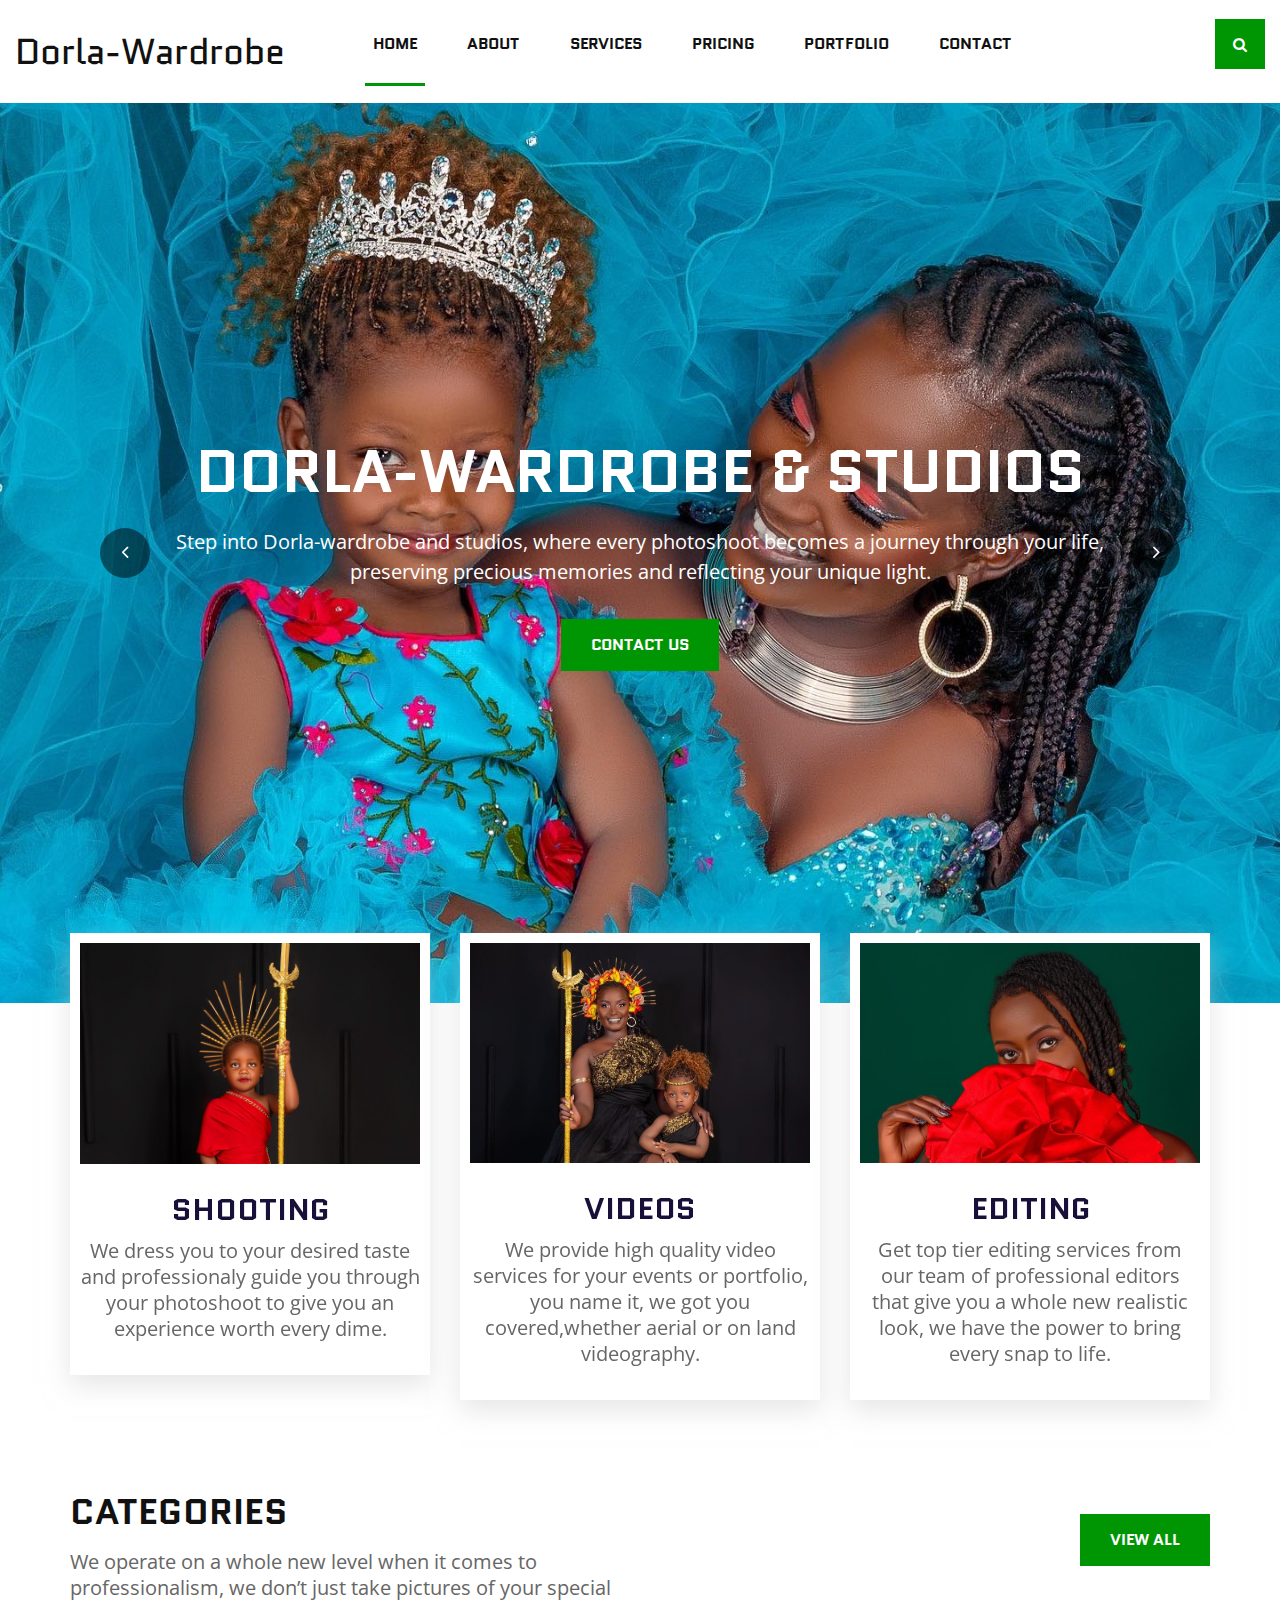
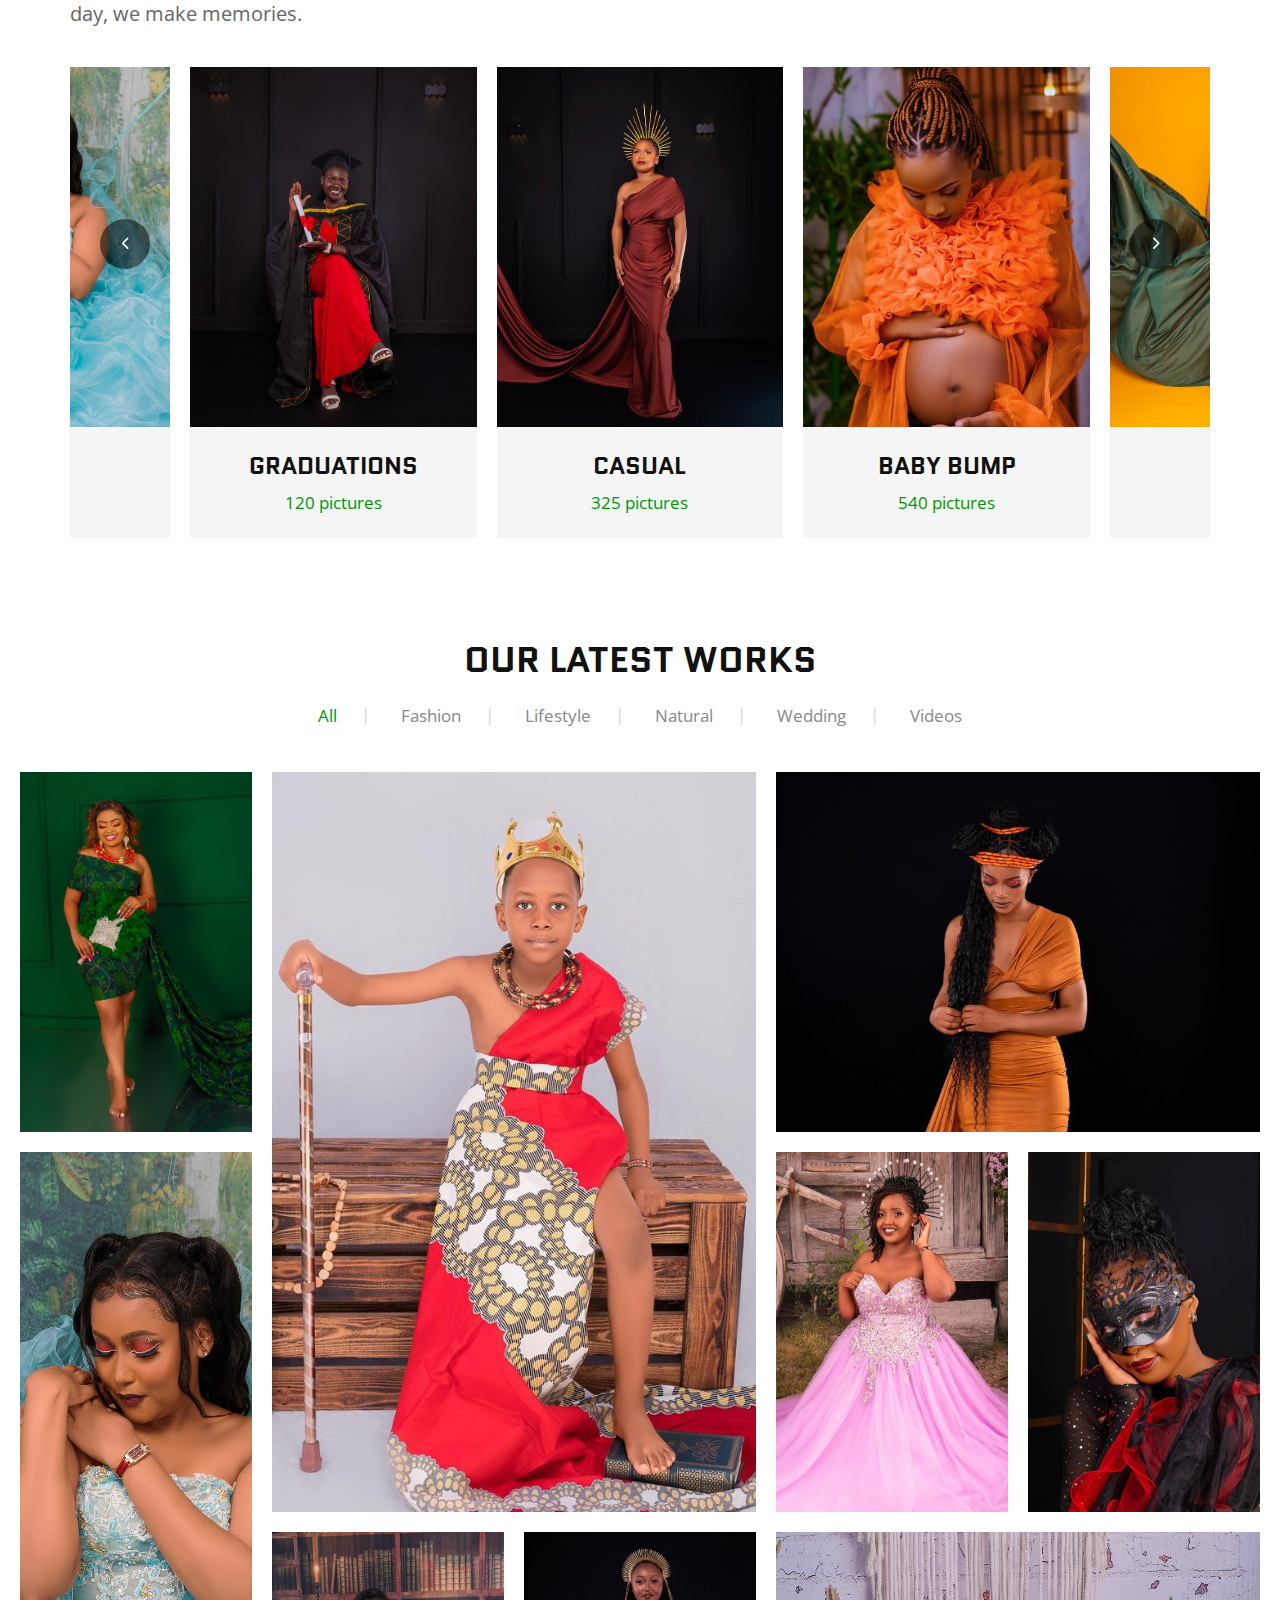
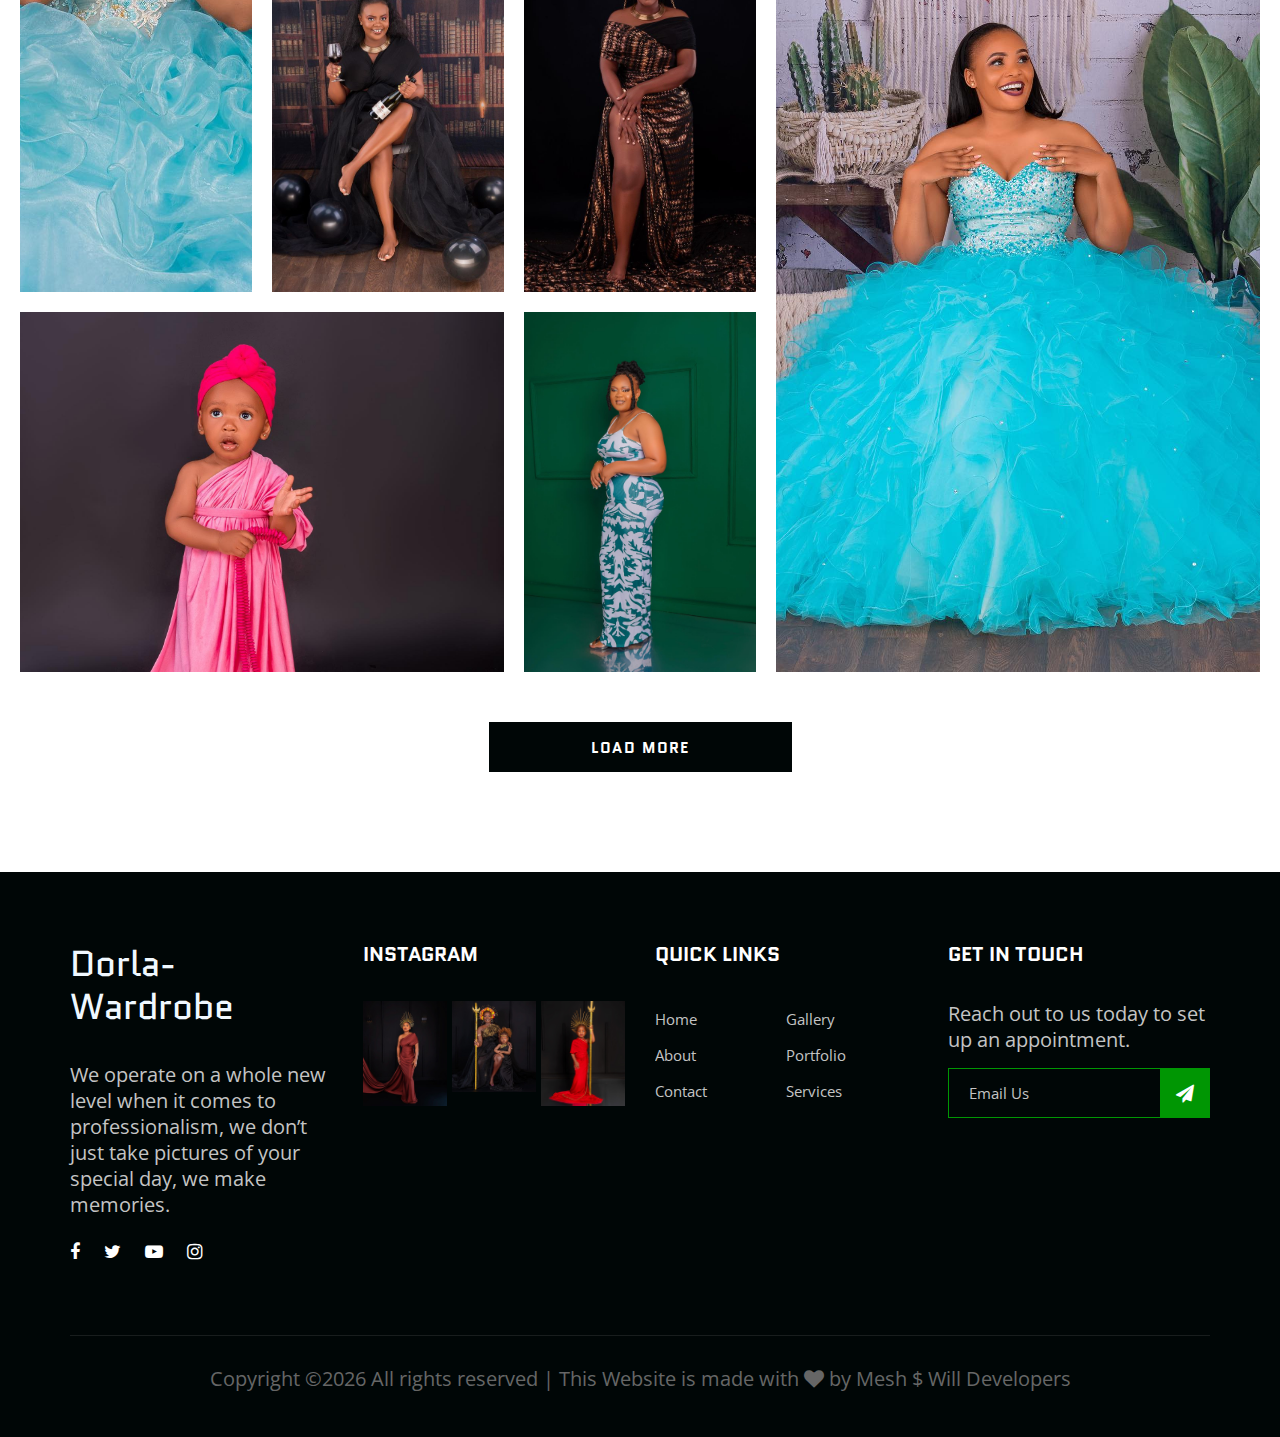
<file: index.html>
<!DOCTYPE html>
<html lang="zxx">
<meta http-equiv="content-type" content="text/html;charset=utf-8" />
<head>
    <meta charset="UTF-8">
    <meta name="description" content="Phozogy Template">
    <meta name="keywords" content="Phozogy, unica, creative, html">
    <meta name="viewport" content="width=device-width, initial-scale=1.0">
    <meta http-equiv="X-UA-Compatible" content="ie=edge">
    <title>Dorla-Wardrobe & Studios</title>

    <!-- Google Font -->
    <link href="https://fonts.googleapis.com/css?family=Quantico:400,700&amp;display=swap" rel="stylesheet">
    <link href="https://fonts.googleapis.com/css?family=Open+Sans:400,600,700&amp;display=swap" rel="stylesheet">

    <!-- Css Styles -->
    <link rel="stylesheet" href="css/bootstrap.min.css" type="text/css">
    <link rel="stylesheet" href="css/font-awesome.min.css" type="text/css">
    <link rel="stylesheet" href="css/elegant-icons.css" type="text/css">
    <link rel="stylesheet" href="css/owl.carousel.min.css" type="text/css">
    <link rel="stylesheet" href="css/magnific-popup.css" type="text/css">
    <link rel="stylesheet" href="css/slicknav.min.css" type="text/css">
    <link rel="stylesheet" href="css/style.css" type="text/css">
    <link rel="icon" href="img/icon.png"/>
</head>

<body>
    <!-- Page Preloder -->
    <div id="preloder">
        <div class="loader"></div>
    </div>

    <!-- Header Section Begin -->
    <header class="header-section">
        <div class="container-fluid">
            <div class="row">
                <div class="col-lg-12">
                    <div class="logo">
                        <a href="index.html">
                            
                            <h2>Dorla-Wardrobe</h2>
                        </a>
                    </div>
                    <nav class="nav-menu mobile-menu">
                        <ul>
                            <li class="active"><a href="index.html">Home</a></li>
                            <li><a href="about.html">About</a></li>
                            <li><a href="services.html">Services</a></li>
                            <li><a href="pricing.html">Pricing</a></li>
                            <li><a href="portfolio.html">Portfolio</a></li>
                            <li><a href="contact.html">Contact</a></li>
                        </ul>
                    </nav>
                    <div class="top-search search-switch">
                        <i class="fa fa-search"></i>
                    </div>
                    <div id="mobile-menu-wrap"></div>
                </div>
            </div>
        </div>
    </header>
    <!-- Header End -->

    <!-- Hero Section Begin -->
    <section class="hero-section">
        <div class="hs-slider owl-carousel">
            <div class="hs-item set-bg" data-setbg="img/hero/hero-7.jpg">
                <div class="container">
                    <div class="row">
                        <div class="col-lg-12">
                            <div class="hs-text">
                                <h2>Dorla-Wardrobe & Studios</h2>
                                <p>Step into Dorla-wardrobe and studios, where every photoshoot becomes a journey through your life,<br> preserving precious memories and reflecting your unique light.</p>
                                <a href="contact.html" class="primary-btn">Contact us</a>
                            </div>
                        </div>
                    </div>
                </div>
            </div>
            <div class="hs-item set-bg" data-setbg="img/hero/hero-9.jpg">
                <div class="container">
                    <div class="row">
                        <div class="col-lg-12">
                            <div class="hs-text">
                                <h2>Dorla-Wardrobe & Studios</h2>
                                <p>Discover the wonders of Dorla-wardrobe and studios,<br> where each visit promises a new adventure in self-expression and creativity..</p>
                                <a href="contact.html" class="primary-btn">Contact us</a>
                            </div>
                        </div>
                    </div>
                </div>
            </div>
        </div>
    </section>
    <!-- Hero Section End -->

    <!-- Services Section Begin -->
    <section class="services-section spad">
        <div class="container">
            <div class="row">
                <div class="col-lg-4 col-md-6 col-sm-6">
                    <div class="services-item">
                        <img src="img/services/service-5.jpg" alt="">
                        <h3>Shooting</h3>
                        <p>We dress you to your desired taste and professionaly guide you through your photoshoot to give you an experience worth every dime.</p>
                    </div>
                </div>
                <div class="col-lg-4 col-md-6 col-sm-6">
                    <div class="services-item">
                        <img src="img/services/service-6.jpg" alt="">
                        <h3>Videos</h3>
                        <p>We  provide high quality video services for your events or portfolio, you name it, we got you covered,whether aerial or on land videography.</p>
                    </div>
                </div>
                <div class="col-lg-4 col-md-6 col-sm-6">
                    <div class="services-item">
                        <img src="img/services/service-4.jpg" alt="">
                        <h3>Editing</h3>
                        <p>Get top tier editing services from our  team of professional editors that give you a whole new realistic look, we have the power to bring every snap to life.</p>
                    </div>
                </div>
            </div>
        </div>
    </section>
    <!-- Services Section End -->

    <!-- Categories Section Begin -->
    <section class="categories-section">
        <div class="container">
            <div class="row">
                <div class="col-lg-6 col-md-6">
                    <div class="section-title">
                        <h2>Categories</h2>
                        <p>We operate on a whole new level when it comes to professionalism, we  don’t just take pictures of your special day, we make memories.</p>
                    </div>
                </div>
                <div class="col-lg-6 col-md-6">
                    <div class="right-btn"><a href="gallery.html" class="primary-btn">VIew all</a></div>
                </div>
            </div>
            <div class="categories-slider owl-carousel">
                <div class="cs-item">
                    <div class="cs-pic set-bg" data-setbg="img/categories/cat-6.jpg"></div>
                    <div class="cs-text">
                        <h4>Graduations</h4>
                        <span>120 pictures</span>
                    </div>
                </div>
                <div class="cs-item">
                    <div class="cs-pic set-bg" data-setbg="img/categories/cat-7.jpg"></div>
                    <div class="cs-text">
                        <h4>Casual</h4>
                        <span>325 pictures</span>
                    </div>
                </div>
                <div class="cs-item">
                    <div class="cs-pic set-bg" data-setbg="img/categories/cat-10.jpg"></div>
                    <div class="cs-text">
                        <h4>Baby Bump</h4>
                        <span>540 pictures</span>
                    </div>
                </div>
                <div class="cs-item">
                    <div class="cs-pic set-bg" data-setbg="img/categories/cat-11.jpg"></div>
                    <div class="cs-text">
                        <h4>Birthdays</h4>
                        <span>120 pictures</span>
                    </div>
                </div>
                <div class="cs-item">
                    <div class="cs-pic set-bg" data-setbg="img/categories/cat-12.jpg"></div>
                    <div class="cs-text">
                        <h4>Traditional</h4>
                        <span>120 pictures</span>
                    </div>
                </div>
                <div class="cs-item">
                    <div class="cs-pic set-bg" data-setbg="img/categories/cat-13.jpg"></div>
                    <div class="cs-text">
                        <h4>Weddings</h4>
                        <span>120 pictures</span>
                    </div>
                </div>
            </div>
        </div>
    </section>
    <!-- Categories Section End -->

    <!-- Portfolio Section Begin -->
    <section class="portfolio-section spad">
        <div class="container">
            <div class="row">
                <div class="col-lg-12">
                    <div class="section-title">
                        <h2>Our latest works</h2>
                    </div>
                    <div class="filter-controls">
                        <ul>
                            <li class="active" data-filter="*">All</li>
                            <li data-filter=".fashion">Fashion</li>
                            <li data-filter=".lifestyle">Lifestyle</li>
                            <li data-filter=".natural">Natural</li>
                            <li data-filter=".wedding">Wedding</li>
                            <li data-filter=".videos">Videos</li>
                        </ul>
                    </div>
                </div>
            </div>
        </div>
        <div class="container-fluid">
            <div class="row">
                <div class="col-lg-12 p-0">
                    <div class="portfolio-filter">
                        <div class="pf-item set-bg fashion" data-setbg="img/portfolio/pf-01.jpg">
                            <a href="img/portfolio/pf-01.jpg" class="pf-icon image-popup"><span class="icon_plus"></span></a>
                            <div class="pf-text">
                                <h4>COLORS SPEAK</h4>
                                <span>Fashion</span>
                            </div>
                            
                        </div>
                        <div class="pf-item large-width large-height set-bg lifestyle"
                            data-setbg="img/portfolio/pf-04.jpg">
                            <a href="img/portfolio/pf-04.jpg" class="pf-icon image-popup"><span class="icon_plus"></span></a>
                            <div class="pf-text">
                                <h4>COLORS SPEAK</h4>
                                <span>Fashion</span>
                            </div>
                        </div>
                        <div class="pf-item large-width set-bg natural" data-setbg="img/portfolio/pf-06.jpg">
                            <a href="img/portfolio/pf-06.jpg" class="pf-icon image-popup"><span class="icon_plus"></span></a>
                            <div class="pf-text">
                                <h4>COLORS SPEAK</h4>
                                <span>Fashion</span>
                            </div>
                        </div>
                        <div class="pf-item large-height set-bg wedding" data-setbg="img/portfolio/pf-08.jpg">
                            <a href="img/portfolio/pf-08.jpg" class="pf-icon image-popup"><span class="icon_plus"></span></a>
                            <div class="pf-text">
                                <h4>COLORS SPEAK</h4>
                                <span>Fashion</span>
                            </div>
                        </div>
                        <div class="pf-item set-bg lifestyle" data-setbg="img/portfolio/pf-05.jpg">
                            <a href="img/portfolio/pf-05.jpg" class="pf-icon image-popup"><span class="icon_plus"></span></a>
                            <div class="pf-text">
                                <h4>COLORS SPEAK</h4>
                                <span>Fashion</span>
                            </div>
                        </div>
                        <div class="pf-item set-bg natural" data-setbg="img/portfolio/pf-07.jpg">
                            <a href="img/portfolio/pf-07.jpg" class="pf-icon image-popup"><span class="icon_plus"></span></a>
                            <div class="pf-text">
                                <h4>COLORS SPEAK</h4>
                                <span>Fashion</span>
                            </div>
                        </div>
                        <div class="pf-item set-bg videos" data-setbg="img/portfolio/pf-011.jpg">
                            <a href="img/portfolio/pf-011.jpg" class="pf-icon image-popup"><span class="icon_plus"></span></a>
                            <div class="pf-text">
                                <h4>COLORS SPEAK</h4>
                                <span>Fashion</span>
                            </div>
                        </div>
                        <div class="pf-item set-bg fashion" data-setbg="img/portfolio/pf-02.jpg">
                            <a href="img/portfolio/pf-02.jpg" class="pf-icon image-popup"><span class="icon_plus"></span></a>
                            <div class="pf-text">
                                <h4>COLORS SPEAK</h4>
                                <span>Fashion</span>
                            </div>
                        </div>
                        <div class="pf-item large-width set-bg videos" data-setbg="img/portfolio/pf-010.jpg">
                            <a href="img/portfolio/pf-010.jpg" class="pf-icon image-popup"><span class="icon_plus"></span></a>
                            <div class="pf-text">
                                <h4>COLORS SPEAK</h4>
                                <span>Fashion</span>
                            </div>
                        </div>
                        <div class="pf-item set-bg fashion" data-setbg="img/portfolio/pf-03.jpg">
                            <a href="img/portfolio/pf-03.jpg" class="pf-icon image-popup"><span class="icon_plus"></span></a>
                            <div class="pf-text">
                                <h4>COLORS SPEAK</h4>
                                <span>Fashion</span>
                            </div>
                        </div>
                        <div class="pf-item large-width large-height set-bg wedding"
                            data-setbg="img/portfolio/pf-09.jpg">
                            <a href="img/portfolio/pf-09.jpg" class="pf-icon image-popup"><span class="icon_plus"></span></a>
                            <div class="pf-text">
                                <h4>COLORS SPEAK</h4>
                                <span>Fashion</span>
                            </div>
                        </div>
                    </div>
                </div>
            </div>
        </div>
        <div class="load-more-btn">
            <a href="gallery.html">Load More</a>
        </div>
    </section>
    <!-- Portfolio Section End -->

    <!-- Footer Section Begin -->
    <footer class="footer-section">
        <div class="container">
            <div class="row">
                <div class="col-lg-3 col-md-6 col-sm-6">
                    <div class="fs-about">
                        <div class="fa-logo">
                            <a href="#">
                                <h2 style="color: aliceblue;">Dorla-Wardrobe</h2>
                            </a>
                        </div>
                        <p>We operate on a whole new level when it comes to professionalism, we don’t just take pictures of your special day, we make memories.</p>
                        <div class="fa-social">
                            <a href="#"><i class="fa fa-facebook"></i></a>
                            <a href="#"><i class="fa fa-twitter"></i></a>
                            <a href="#"><i class="fa fa-youtube-play"></i></a>
                            <a href="#"><i class="fa fa-instagram"></i></a>
                        </div>
                    </div>
                </div>
                <div class="col-lg-3 col-md-6 col-sm-6">
                    <div class="fs-widget">
                        <h5>Instagram</h5>
                        <div class="fw-instagram">
                            <img src="img/instagram/insta-01.jpg" alt="">
                            <img src="img/instagram/insta-02.jpg" alt="">
                            <img src="img/instagram/insta-03.jpg" alt="">
                        </div>
                    </div>
                </div>
                <div class="col-lg-3 col-md-6 col-sm-6">
                    <div class="fs-widget">
                        <h5>Quick links</h5>
                        <ul>
                            <li><a href="contact.html">Home</a></li>
                            <li><a href="about.html">About</a></li>
                            <li><a href="contact.html">Contact</a></li>
                        </ul>
                        <ul>
                            <li><a href="gallery.html">Gallery</a></li>
                            <li><a href="portfolio.html">Portfolio</a></li>
                            <li><a href="services.html">Services</a></li>
                        </ul>
                    </div>
                </div>
                <div class="col-lg-3 col-md-6 col-sm-6">
                    <div class="fs-widget">
                        <h5>Get In Touch</h5>
                        <p>Reach out to us today to set up an appointment.</p>
                        <div class="fw-subscribe">
                            <form action="#">
                                <input type="text" placeholder="Email Us">
                               <a href="contact.html"><button type="submit"><i class="fa fa-send"></i></button></a> 
                            </form>
                        </div>
                    </div>
                </div>
                <div class="col-lg-12">
                    <div class="copyright-text">
                        <p>
  Copyright &copy;<script>document.write(new Date().getFullYear());</script> All rights reserved | This Website is made with <i class="fa fa-heart" aria-hidden="true"></i> by <a  target="_blank">Mesh $ Will Developers</a>
  </p>
                    </div>
                </div>
            </div>
        </div>
    </footer>
    <!-- Footer Section End -->

    <!-- Search model Begin -->
    <div class="search-model">
        <div class="h-100 d-flex align-items-center justify-content-center">
            <div class="search-close-switch">+</div>
            <form class="search-model-form">
                <input type="text" id="search-input" placeholder="Search here.....">
            </form>
        </div>
    </div>
    <!-- Search model end -->

    <!-- Js Plugins -->
    <script src="js/jquery-3.3.1.min.js"></script>
    <script src="js/bootstrap.min.js"></script>
    <script src="js/jquery.magnific-popup.min.js"></script>
    <script src="js/isotope.pkgd.min.js"></script>
    <script src="js/masonry.pkgd.min.js"></script>
    <script src="js/jquery.slicknav.js"></script>
    <script src="js/owl.carousel.min.js"></script>
    <script src="js/main.js"></script>
</body>
</html>
</file>
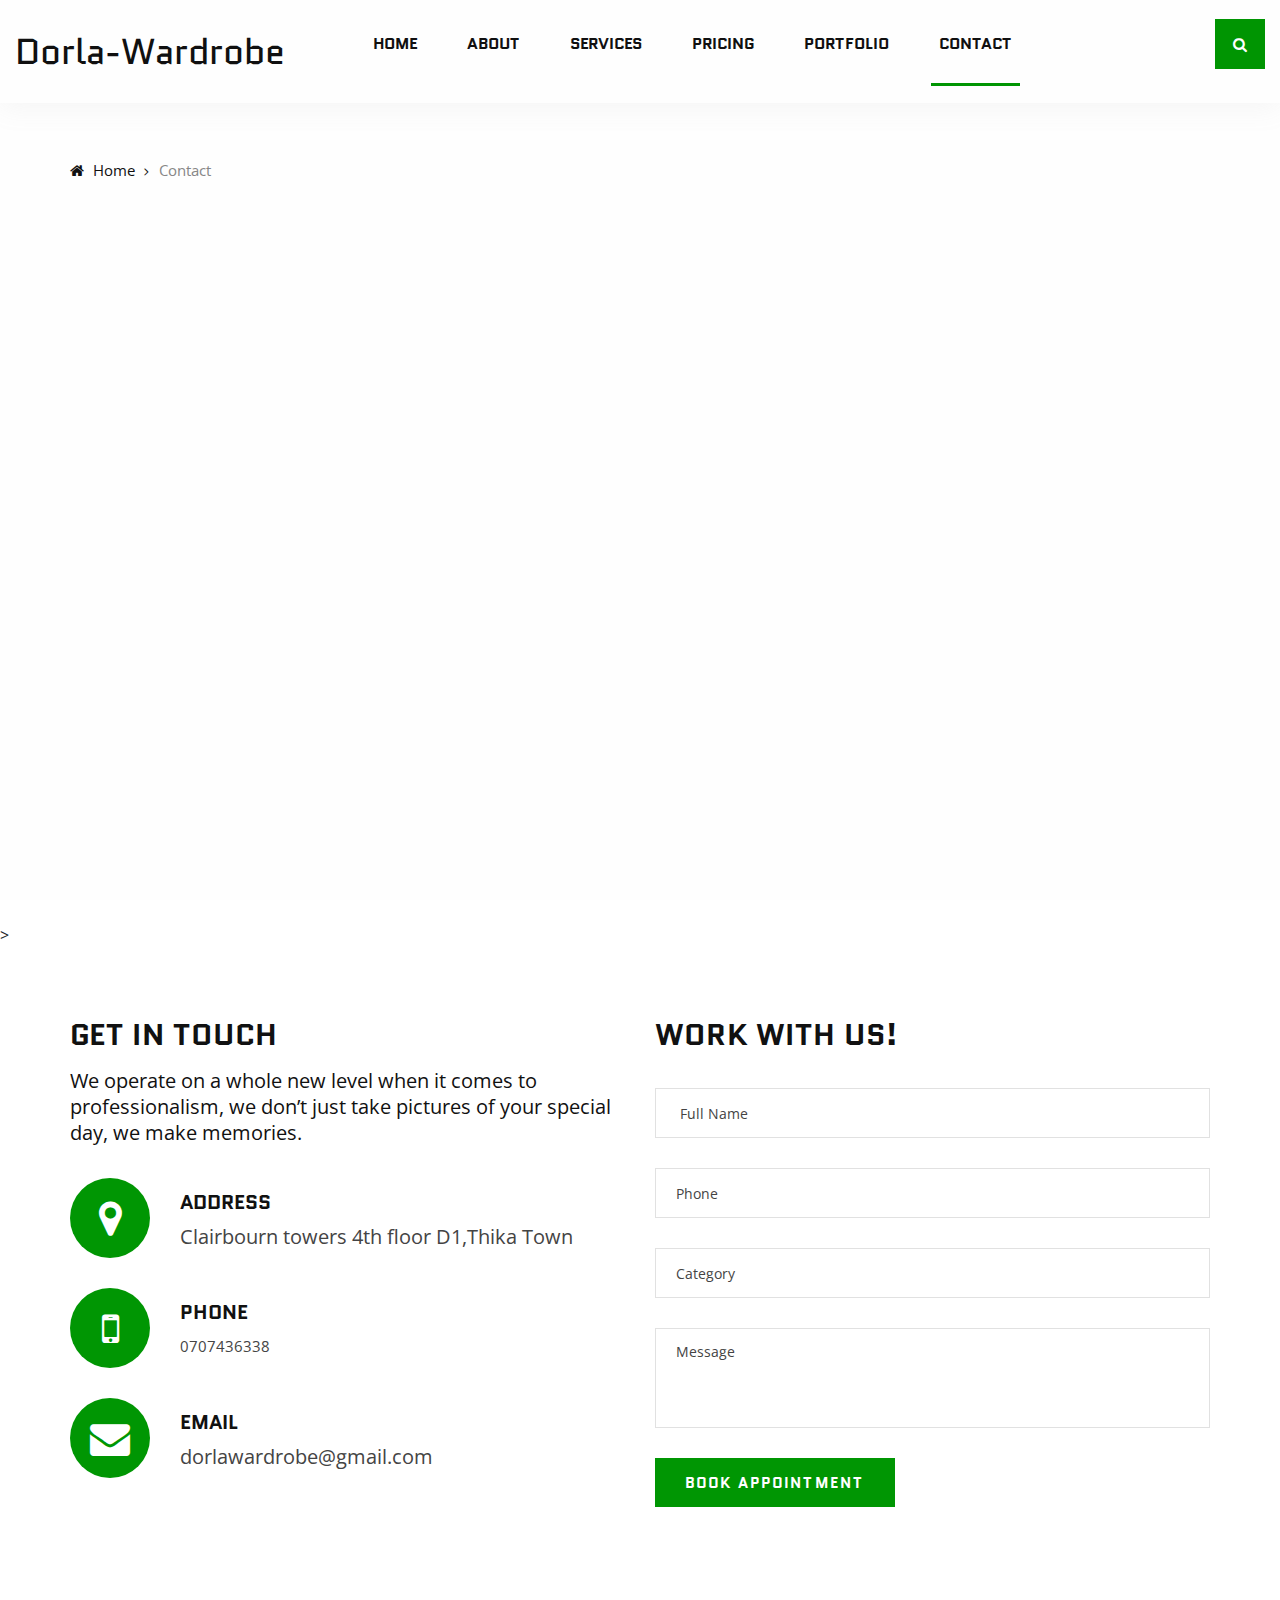
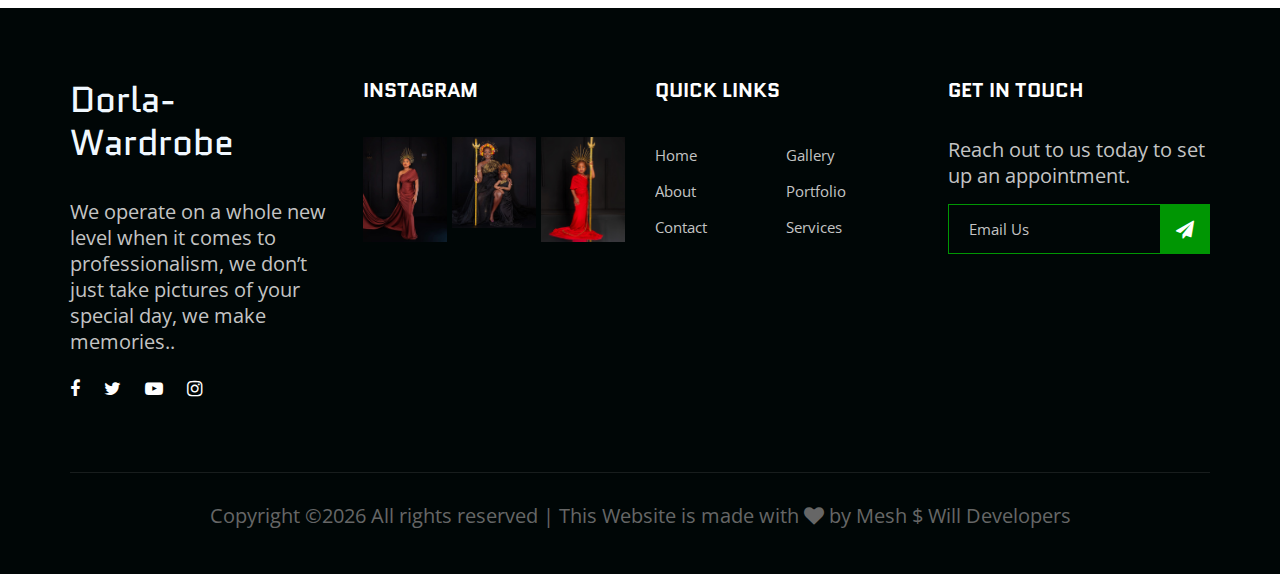
<file: contact.html>
<!DOCTYPE html>
<html lang="zxx">
<meta http-equiv="content-type" content="text/html;charset=utf-8" />
    <meta charset="UTF-8">
    <meta name="description" content="Phozogy Template">
    <meta name="keywords" content="Phozogy, unica, creative, html">
    <meta name="viewport" content="width=device-width, initial-scale=1.0">
    <meta http-equiv="X-UA-Compatible" content="ie=edge">
    <title>Dorla-Wardrobe & Studios</title>

    <!-- Google Font -->
    <link href="https://fonts.googleapis.com/css?family=Quantico:400,700&amp;display=swap" rel="stylesheet">
    <link href="https://fonts.googleapis.com/css?family=Open+Sans:400,600,700&amp;display=swap" rel="stylesheet">

    <!-- Css Styles -->
    <link rel="stylesheet" href="css/bootstrap.min.css" type="text/css">
    <link rel="stylesheet" href="css/font-awesome.min.css" type="text/css">
    <link rel="stylesheet" href="css/elegant-icons.css" type="text/css">
    <link rel="stylesheet" href="css/owl.carousel.min.css" type="text/css">
    <link rel="stylesheet" href="css/magnific-popup.css" type="text/css">
    <link rel="stylesheet" href="css/slicknav.min.css" type="text/css">
    <link rel="stylesheet" href="css/style.css" type="text/css">
    <link rel="icon" href="img/icon.png"/>
</head>

<body>
    <!-- Page Preloder -->
    <div id="preloder">
        <div class="loader"></div>
    </div>

    <!-- Header Section Begin -->
    <header class="header-section header-normal">
        <div class="container-fluid">
            <div class="row">
                <div class="col-lg-12">
                    <div class="logo">
                        <a href="index.html">
                            <h2>Dorla-Wardrobe</h2>
                        </a>
                    </div>
                    <nav class="nav-menu mobile-menu">
                        <ul>
                            <li><a href="index.html">Home</a></li>
                            <li><a href="about.html">About</a></li>
                            <li><a href="services.html">Services</a></li>
                            <li><a href="pricing.html">Pricing</a></li>
                            <li><a href="portfolio.html">Portfolio</a></li>
                            <li class="active"><a href="contact.html">Contact</a></li>
                        </ul>
                    </nav>
                    <div class="top-search search-switch">
                        <i class="fa fa-search"></i>
                    </div>
                    <div id="mobile-menu-wrap"></div>
                </div>
            </div>
        </div>
    </header>
    <!-- Header End -->

    <!-- Breadcrumb Begin -->
    <div class="breadcrumb-option spad">
        <div class="container">
            <div class="row">
                <div class="col-lg-12">
                    <div class="bo-links">
                        <a href="index.html"><i class="fa fa-home"></i> Home</a>
                        <span>Contact</span>
                    </div>
                </div>
            </div>
        </div>
    </div>
    <!-- Breadcrumb End -->

    <!-- Contact Section Begin -->
    <div class="map">
        <iframe src="https://www.google.com/maps/embed?pb=!1m18!1m12!1m3!1d255296.62387993443!2d36.7928235592014!3d-1.153527128882686!2m3!1f0!2f0!3f0!3m2!1i1024!2i768!4f13.1!3m3!1m2!1s0x182f4f138667a661%3A0xf7e3f791fe2b505e!2sDorla%20Wardrobe!5e0!3m2!1sen!2ske!4v1707911828728!5m2!1sen!2ske"  height="635" style="border:0;"  referrerpolicy="no-referrer-when-downgrade" height="635" style="border:0;" allowfullscreen="" aria-hidden="false" tabindex="0"></iframe>></iframe>
    </div>
    <section class="contact-section spad">
        <div class="container">
            <div class="row">
                <div class="col-lg-6 col-md-6">
                    <div class="contact-text">
                        <h3>Get in touch</h3>
                        <p>We operate on a whole new level when it comes to professionalism, we don’t just take pictures of your special day, we make memories.</p>
                        <div class="ct-item">
                            <div class="ct-icon">
                                <i class="fa fa-map-marker"></i>
                            </div>
                            <div class="ct-text">
                                <h5>Address</h5>
                                <p>Clairbourn towers 4th floor D1,Thika Town</p>
                            </div>
                        </div>
                        <div class="ct-item">
                            <div class="ct-icon">
                                <i class="fa fa-mobile"></i>
                            </div>
                            <div class="ct-text">
                                <h5>Phone</h5>
                                <ul>
                                    <li>0707436338</li>
                                    
                                </ul>
                            </div>
                        </div>
                        <div class="ct-item">
                            <div class="ct-icon">
                                <i class="fa fa-envelope"></i>
                            </div>
                            <div class="ct-text">
                                <h5>Email</h5>
                                <p>dorlawardrobe@gmail.com</p>
                            </div>
                        </div>
                    </div>
                </div>
                <div class="col-lg-6 col-md-6">
                    <div class="contact-form">
                        <h3>Work with Us!</h3>
                        <form action="#">
                            <input type="text" placeholder=" Full Name">
                            <input type="number" placeholder="Phone">
                            <input type="text" placeholder="Category">
                            <textarea placeholder="Message"></textarea>
                            <button type="submit" class="site-btn">Book Appointment</button>
                        </form>
                    </div>
                </div>
            </div>
        </div>
    </section>
    <!-- Contact Section End -->
 <!-- Footer Section Begin -->
 <footer class="footer-section">
    <div class="container">
        <div class="row">
            <div class="col-lg-3 col-md-6 col-sm-6">
                <div class="fs-about">
                    <div class="fa-logo">
                        <a href="index.html">
                            <h2 style="color: aliceblue;">Dorla-Wardrobe</h2>
                        </a>
                    </div>
                    <p>We operate on a whole new level when it comes to professionalism, we don’t just take pictures of your special day, we make memories..</p>
                    <div class="fa-social">
                        <a href="#"><i class="fa fa-facebook"></i></a>
                        <a href="#"><i class="fa fa-twitter"></i></a>
                        <a href="#"><i class="fa fa-youtube-play"></i></a>
                        <a href="#"><i class="fa fa-instagram"></i></a>
                    </div>
                </div>
            </div>
            <div class="col-lg-3 col-md-6 col-sm-6">
                <div class="fs-widget">
                    <h5>Instagram</h5>
                    <div class="fw-instagram">
                        <img src="img/instagram/insta-01.jpg" alt="">
                        <img src="img/instagram/insta-02.jpg" alt="">
                        <img src="img/instagram/insta-03.jpg" alt="">
                    </div>
                </div>
            </div>
            <div class="col-lg-3 col-md-6 col-sm-6">
                <div class="fs-widget">
                    <h5>Quick links</h5>
                    <ul>
                        <li><a href="contact.html">Home</a></li>
                        <li><a href="about.html">About</a></li>
                        <li><a href="contact.html">Contact</a></li>
                    </ul>
                    <ul>
                        <li><a href="gallery.html">Gallery</a></li>
                        <li><a href="portfolio.html">Portfolio</a></li>
                        <li><a href="services.html">Services</a></li>
                    </ul>
                </div>
            </div>
            <div class="col-lg-3 col-md-6 col-sm-6">
                <div class="fs-widget">
                    <h5>Get In Touch</h5>
                    <p>Reach out to us today to set up an appointment.</p>
                    <div class="fw-subscribe">
                        <form action="#">
                            <input type="text" placeholder="Email Us">
                           <a href="contact.html"><button type="submit"><i class="fa fa-send"></i></button></a> 
                        </form>
                    </div>
                </div>
            </div>
            <div class="col-lg-12">
                <div class="copyright-text">
                    <p>
Copyright &copy;<script>document.write(new Date().getFullYear());</script> All rights reserved | This Website is made with <i class="fa fa-heart" aria-hidden="true"></i> by <a  target="_blank">Mesh $ Will Developers</a>
</p>
                </div>
            </div>
        </div>
    </div>
</footer>
<!-- Footer Section End -->

    <!-- Search model Begin -->
    <div class="search-model">
        <div class="h-100 d-flex align-items-center justify-content-center">
            <div class="search-close-switch">+</div>
            <form class="search-model-form">
                <input type="text" id="search-input" placeholder="Search here.....">
            </form>
        </div>
    </div>
    <!-- Search model end -->

    <!-- Js Plugins -->
    <script src="js/jquery-3.3.1.min.js"></script>
    <script src="js/bootstrap.min.js"></script>
    <script src="js/jquery.magnific-popup.min.js"></script>
    <script src="js/isotope.pkgd.min.js"></script>
    <script src="js/masonry.pkgd.min.js"></script>
    <script src="js/jquery.slicknav.js"></script>
    <script src="js/owl.carousel.min.js"></script>
    <script src="js/main.js"></script>
</body>
</html>
</file>
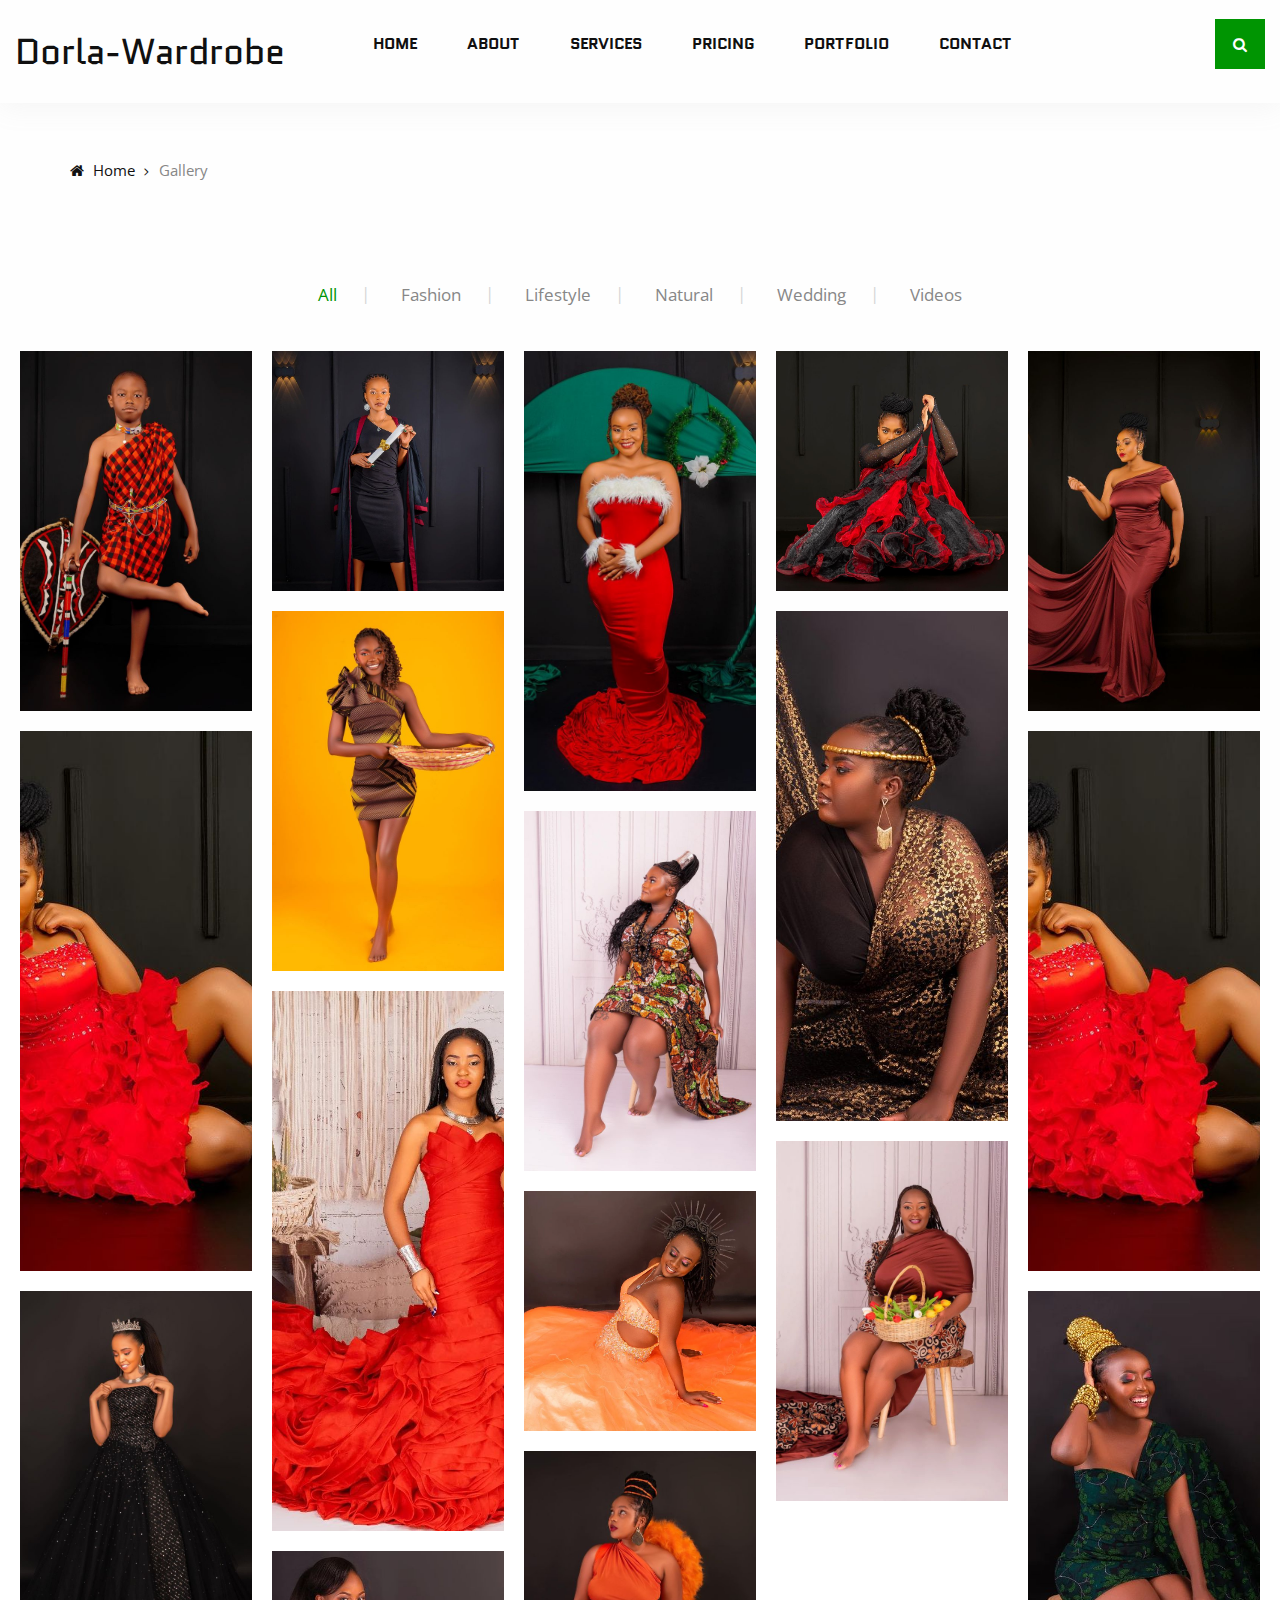
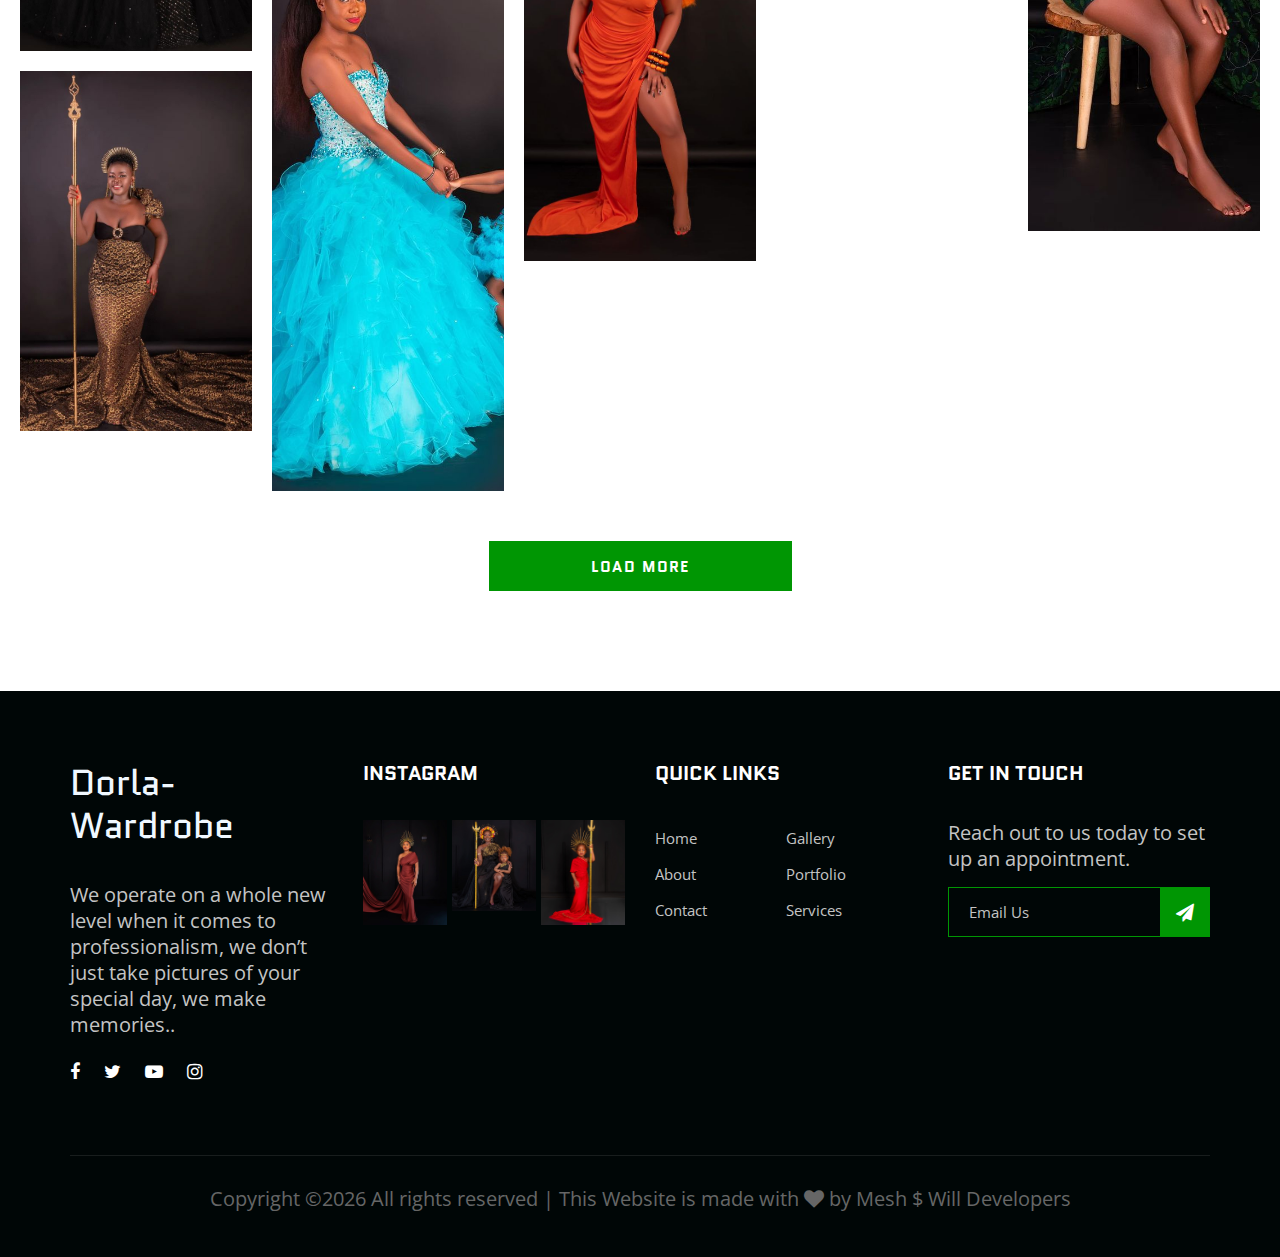
<file: gallery.html>
<!DOCTYPE html>
<html lang="zxx">
<meta http-equiv="content-type" content="text/html;charset=utf-8" />
<head>
    <meta charset="UTF-8">
    <meta name="description" content="Phozogy Template">
    <meta name="keywords" content="Phozogy, unica, creative, html">
    <meta name="viewport" content="width=device-width, initial-scale=1.0">
    <meta http-equiv="X-UA-Compatible" content="ie=edge">
    <title>Dorla-Wardrobe & Studios</title>

    <!-- Google Font -->
    <link href="https://fonts.googleapis.com/css?family=Quantico:400,700&amp;display=swap" rel="stylesheet">
    <link href="https://fonts.googleapis.com/css?family=Open+Sans:400,600,700&amp;display=swap" rel="stylesheet">

    <!-- Css Styles -->
    <link rel="stylesheet" href="css/bootstrap.min.css" type="text/css">
    <link rel="stylesheet" href="css/font-awesome.min.css" type="text/css">
    <link rel="stylesheet" href="css/elegant-icons.css" type="text/css">
    <link rel="stylesheet" href="css/owl.carousel.min.css" type="text/css">
    <link rel="stylesheet" href="css/magnific-popup.css" type="text/css">
    <link rel="stylesheet" href="css/slicknav.min.css" type="text/css">
    <link rel="stylesheet" href="css/style.css" type="text/css">
    <link rel="icon" href="img/icon.png"/>
</head>

<body>
    <!-- Page Preloder -->
    <div id="preloder">
        <div class="loader"></div>
    </div>

    <!-- Header Section Begin -->
    <header class="header-section header-normal">
        <div class="container-fluid">
            <div class="row">
                <div class="col-lg-12">
                    <div class="logo">
                        <a href="index.html">
                            <h2>Dorla-Wardrobe</h2>
                        </a>
                    </div>
                    <nav class="nav-menu mobile-menu">
                        <ul>
                            <li><a href="index.html">Home</a></li>
                            <li><a href="about.html">About</a></li>
                            <li><a href="services.html">Services</a></li>
                            <li><a href="pricing.html">Pricing</a></li>
                            <li><a href="portfolio.html">Portfolio</a></li>
                            <li><a href="contact.html">Contact</a></li>
                        </ul>
                    </nav>
                    <div class="top-search search-switch">
                        <i class="fa fa-search"></i>
                    </div>
                    <div id="mobile-menu-wrap"></div>
                </div>
            </div>
        </div>
    </header>
    <!-- Header End -->

    <!-- Breadcrumb Begin -->
    <div class="breadcrumb-option spad">
        <div class="container">
            <div class="row">
                <div class="col-lg-12">
                    <div class="bo-links">
                        <a href="index.html"><i class="fa fa-home"></i> Home</a>
                        <span>Gallery</span>
                    </div>
                </div>
            </div>
        </div>
    </div>
    <!-- Breadcrumb End -->

    <!-- Gallery Section Begin -->
    <div class="gallery-section spad">
        <div class="container">
            <div class="row">
                <div class="col-lg-12">
                    <div class="filter-controls">
                        <ul>
                            <li class="active" data-filter="*">All</li>
                            <li data-filter=".fashion">Fashion</li>
                            <li data-filter=".lifestyle">Lifestyle</li>
                            <li data-filter=".natural">Natural</li>
                            <li data-filter=".wedding">Wedding</li>
                            <li data-filter=".videos">Videos</li>
                        </ul>
                    </div>
                </div>
            </div>
        </div>
        <div class="container-fluid">
            <div class="row">
                <div class="col-lg-12 p-0">
                    <div class="gallery-filter">
                        <div class="gf-item set-bg fashion" data-setbg="img/gallery/gallery-01.jpg">
                            <a href="img/gallery/gallery-01.jpg" class="gf-icon image-popup"><span
                                    class="icon_plus"></span></a>
                        </div>
                        <div class="gf-item small-height set-bg lifestyle" data-setbg="img/gallery/gallery-02.jpg">
                            <a href="img/gallery/gallery-02.jpg" class="gf-icon image-popup"><span
                                    class="icon_plus"></span></a>
                        </div>
                        <div class="gf-item large-small-height set-bg natural" data-setbg="img/gallery/gallery-03.jpg">
                            <a href="img/gallery/gallery-03.jpg" class="gf-icon image-popup"><span
                                    class="icon_plus"></span></a>
                        </div>
                        <div class="gf-item small-height set-bg wedding" data-setbg="img/gallery/gallery-04.jpg">
                            <a href="img/gallery/gallery-04.jpg" class="gf-icon image-popup"><span
                                    class="icon_plus"></span></a>
                        </div>
                        <div class="gf-item set-bg lifestyle" data-setbg="img/gallery/gallery-05.jpg">
                            <a href="img/gallery/gallery-05.jpg" class="gf-icon image-popup"><span
                                    class="icon_plus"></span></a>
                        </div>
                        <div class="gf-item large-height set-bg natural" data-setbg="img/gallery/gallery-06.jpg">
                            <a href="img/gallery/gallery-06.jpg" class="gf-icon image-popup"><span
                                    class="icon_plus"></span></a>
                        </div>
                        <div class="gf-item set-bg videos" data-setbg="img/gallery/gallery-07.jpg">
                            <a href="img/gallery/gallery-07.jpg" class="gf-icon image-popup"><span
                                    class="icon_plus"></span></a>
                        </div>
                        <div class="gf-item set-bg fashion" data-setbg="img/gallery/gallery-08.jpg">
                            <a href="img/gallery/gallery-08.jpg" class="gf-icon image-popup"><span
                                    class="icon_plus"></span></a>
                        </div>
                        <div class="gf-item medium-large-height set-bg videos" data-setbg="img/gallery/gallery-09.jpg">
                            <a href="img/gallery/gallery-09.jpg" class="gf-icon image-popup"><span
                                    class="icon_plus"></span></a>
                        </div>
                        <div class="gf-item large-height set-bg fashion" data-setbg="img/gallery/gallery-06.jpg">
                            <a href="img/gallery/gallery-06.jpg" class="gf-icon image-popup"><span
                                    class="icon_plus"></span></a>
                        </div>
                        <div class="gf-item set-bg wedding" data-setbg="img/gallery/gallery-010.jpg">
                            <a href="img/gallery/gallery-010.jpg" class="gf-icon image-popup"><span
                                    class="icon_plus"></span></a>
                        </div>
                        <div class="gf-item large-height set-bg wedding" data-setbg="img/gallery/gallery-011.jpg">
                            <a href="img/gallery/gallery-011.jpg" class="gf-icon image-popup"><span
                                    class="icon_plus"></span></a>
                        </div>
                        <div class="gf-item small-height set-bg wedding" data-setbg="img/gallery/gallery-012.jpg">
                            <a href="img/gallery/gallery-012.jpg" class="gf-icon image-popup"><span
                                    class="icon_plus"></span></a>
                        </div>
                        <div class="gf-item set-bg wedding" data-setbg="img/gallery/gallery-013.jpg">
                            <a href="img/gallery/gallery-013.jpg" class="gf-icon image-popup"><span
                                    class="icon_plus"></span></a>
                        </div>
                        <div class="gf-item large-height set-bg wedding" data-setbg="img/gallery/gallery-014.jpg">
                            <a href="img/gallery/gallery-014.jpg" class="gf-icon image-popup"><span
                                    class="icon_plus"></span></a>
                        </div>
                        <div class="gf-item set-bg wedding" data-setbg="img/gallery/gallery-015.jpg">
                            <a href="img/gallery/gallery-015.jpg" class="gf-icon image-popup"><span
                                    class="icon_plus"></span></a>
                        </div>
                        <div class="gf-item large-height set-bg wedding" data-setbg="img/gallery/gallery-016.jpg">
                            <a href="img/gallery/gallery-016.jpg" class="gf-icon image-popup"><span
                                    class="icon_plus"></span></a>
                        </div>
                        <div class="gf-item medium-small-height set-bg wedding" data-setbg="img/gallery/gallery-017.jpg">
                            <a href="img/gallery/gallery-017.jpg" class="gf-icon image-popup"><span
                                    class="icon_plus"></span></a>
                        </div>
                    </div>
                </div>
            </div>
        </div>
        <div class="load-more-btn portfolio-btn">
            <a href="portfolio.html">Load More</a>
        </div>
    </div>
    <!-- Gallery Section End -->

   <!-- Footer Section Begin -->
   <footer class="footer-section">
    <div class="container">
        <div class="row">
            <div class="col-lg-3 col-md-6 col-sm-6">
                <div class="fs-about">
                    <div class="fa-logo">
                        <a href="#">
                            <h2 style="color: aliceblue;">Dorla-Wardrobe</h2>
                        </a>
                    </div>
                    <p>We operate on a whole new level when it comes to professionalism, we don’t just take pictures of your special day, we make memories..</p>
                    <div class="fa-social">
                        <a href="#"><i class="fa fa-facebook"></i></a>
                        <a href="#"><i class="fa fa-twitter"></i></a>
                        <a href="#"><i class="fa fa-youtube-play"></i></a>
                        <a href="#"><i class="fa fa-instagram"></i></a>
                    </div>
                </div>
            </div>
            <div class="col-lg-3 col-md-6 col-sm-6">
                <div class="fs-widget">
                    <h5>Instagram</h5>
                    <div class="fw-instagram">
                        <img src="img/instagram/insta-01.jpg" alt="">
                        <img src="img/instagram/insta-02.jpg" alt="">
                        <img src="img/instagram/insta-03.jpg" alt="">
                    </div>
                </div>
            </div>
            <div class="col-lg-3 col-md-6 col-sm-6">
                <div class="fs-widget">
                    <h5>Quick links</h5>
                    <ul>
                        <li><a href="contact.html">Home</a></li>
                        <li><a href="about.html">About</a></li>
                        <li><a href="contact.html">Contact</a></li>
                    </ul>
                    <ul>
                        <li><a href="gallery.html">Gallery</a></li>
                        <li><a href="portfolio.html">Portfolio</a></li>
                        <li><a href="services.html">Services</a></li>
                    </ul>
                </div>
            </div>
            <div class="col-lg-3 col-md-6 col-sm-6">
                <div class="fs-widget">
                    <h5>Get In Touch</h5>
                    <p>Reach out to us today to set up an appointment.</p>
                    <div class="fw-subscribe">
                        <form action="#">
                            <input type="text" placeholder="Email Us">
                           <a href="contact.html"><button type="submit"><i class="fa fa-send"></i></button></a> 
                        </form>
                    </div>
                </div>
            </div>
            <div class="col-lg-12">
                <div class="copyright-text">
                    <p>
Copyright &copy;<script>document.write(new Date().getFullYear());</script> All rights reserved | This Website is made with <i class="fa fa-heart" aria-hidden="true"></i> by <a  target="_blank">Mesh $ Will Developers</a>
</p>
                </div>
            </div>
        </div>
    </div>
</footer>
<!-- Footer Section End -->

    <!-- Search model Begin -->
    <div class="search-model">
        <div class="h-100 d-flex align-items-center justify-content-center">
            <div class="search-close-switch">+</div>
            <form class="search-model-form">
                <input type="text" id="search-input" placeholder="Search here.....">
            </form>
        </div>
    </div>
    <!-- Search model end -->

    <!-- Js Plugins -->
    <script src="js/jquery-3.3.1.min.js"></script>
    <script src="js/bootstrap.min.js"></script>
    <script src="js/jquery.magnific-popup.min.js"></script>
    <script src="js/isotope.pkgd.min.js"></script>
    <script src="js/masonry.pkgd.min.js"></script>
    <script src="js/jquery.slicknav.js"></script>
    <script src="js/owl.carousel.min.js"></script>
    <script src="js/main.js"></script>
</body>
</html>
</file>
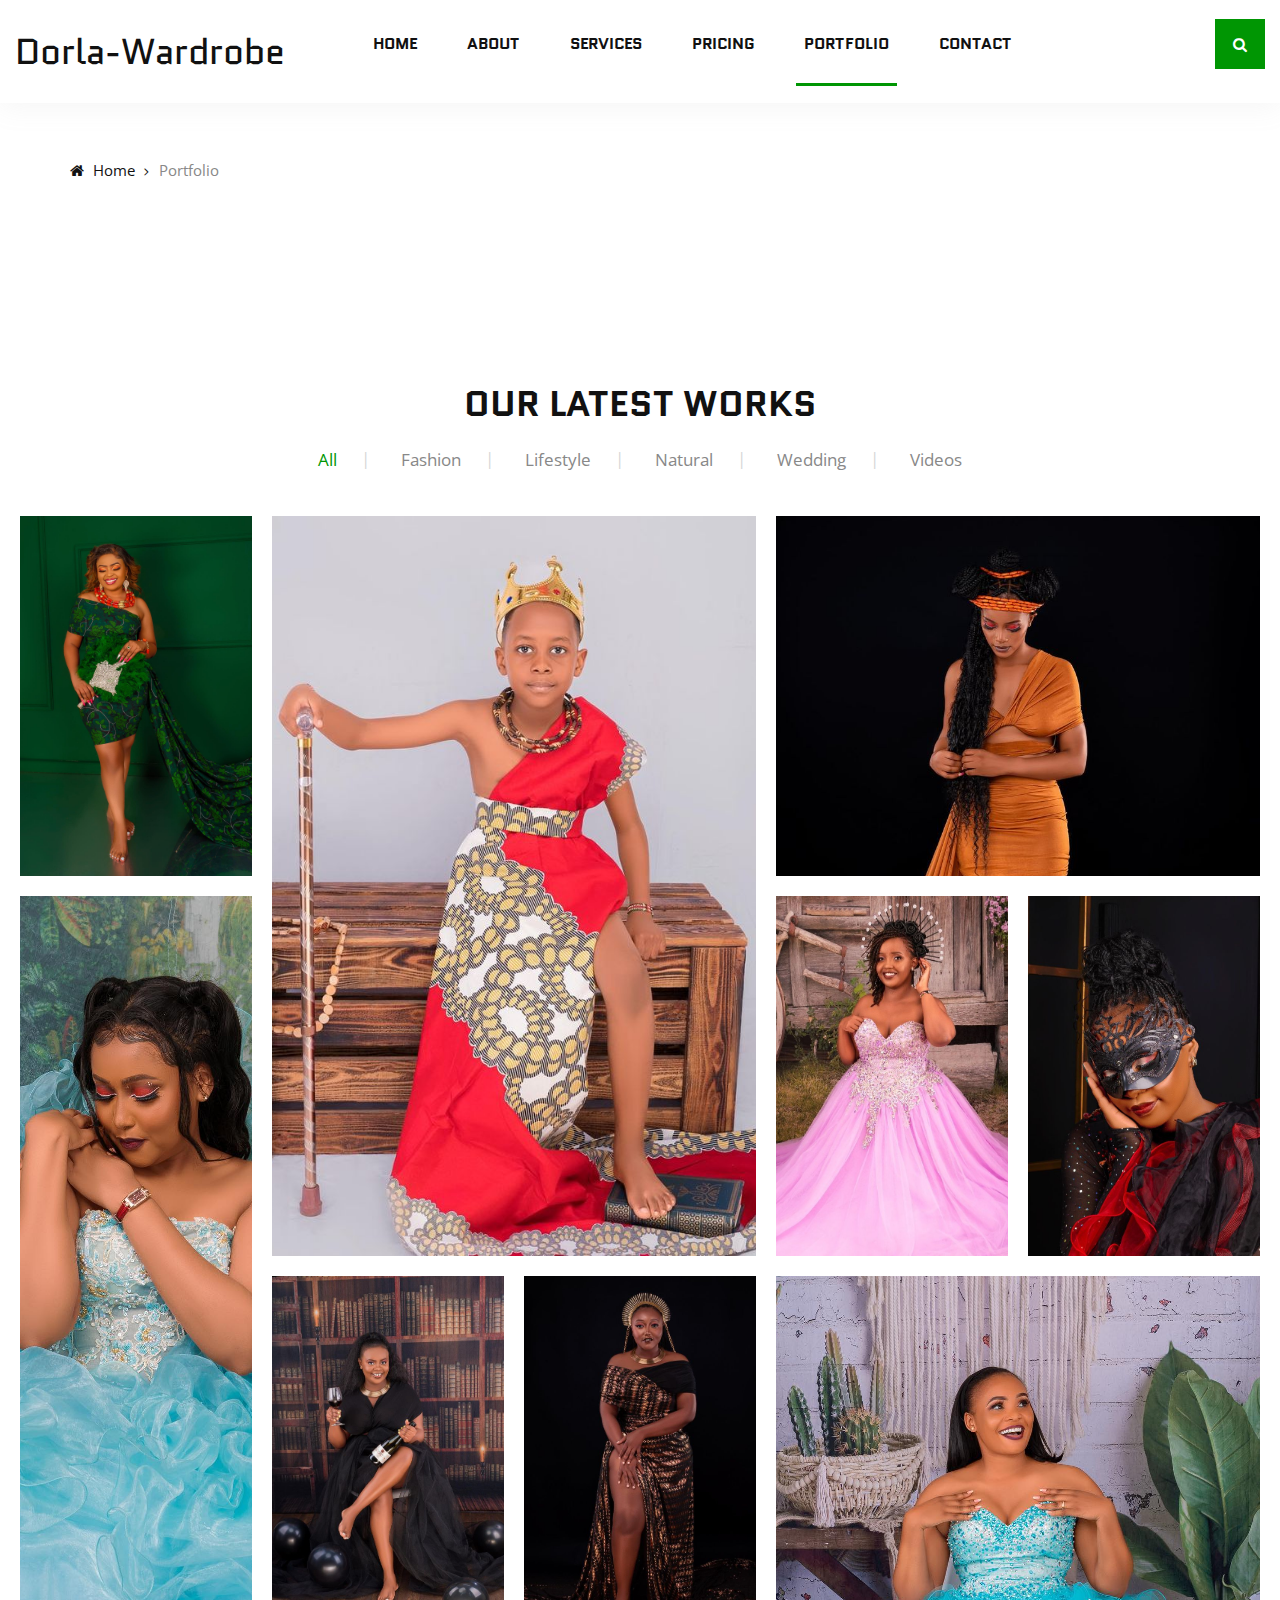
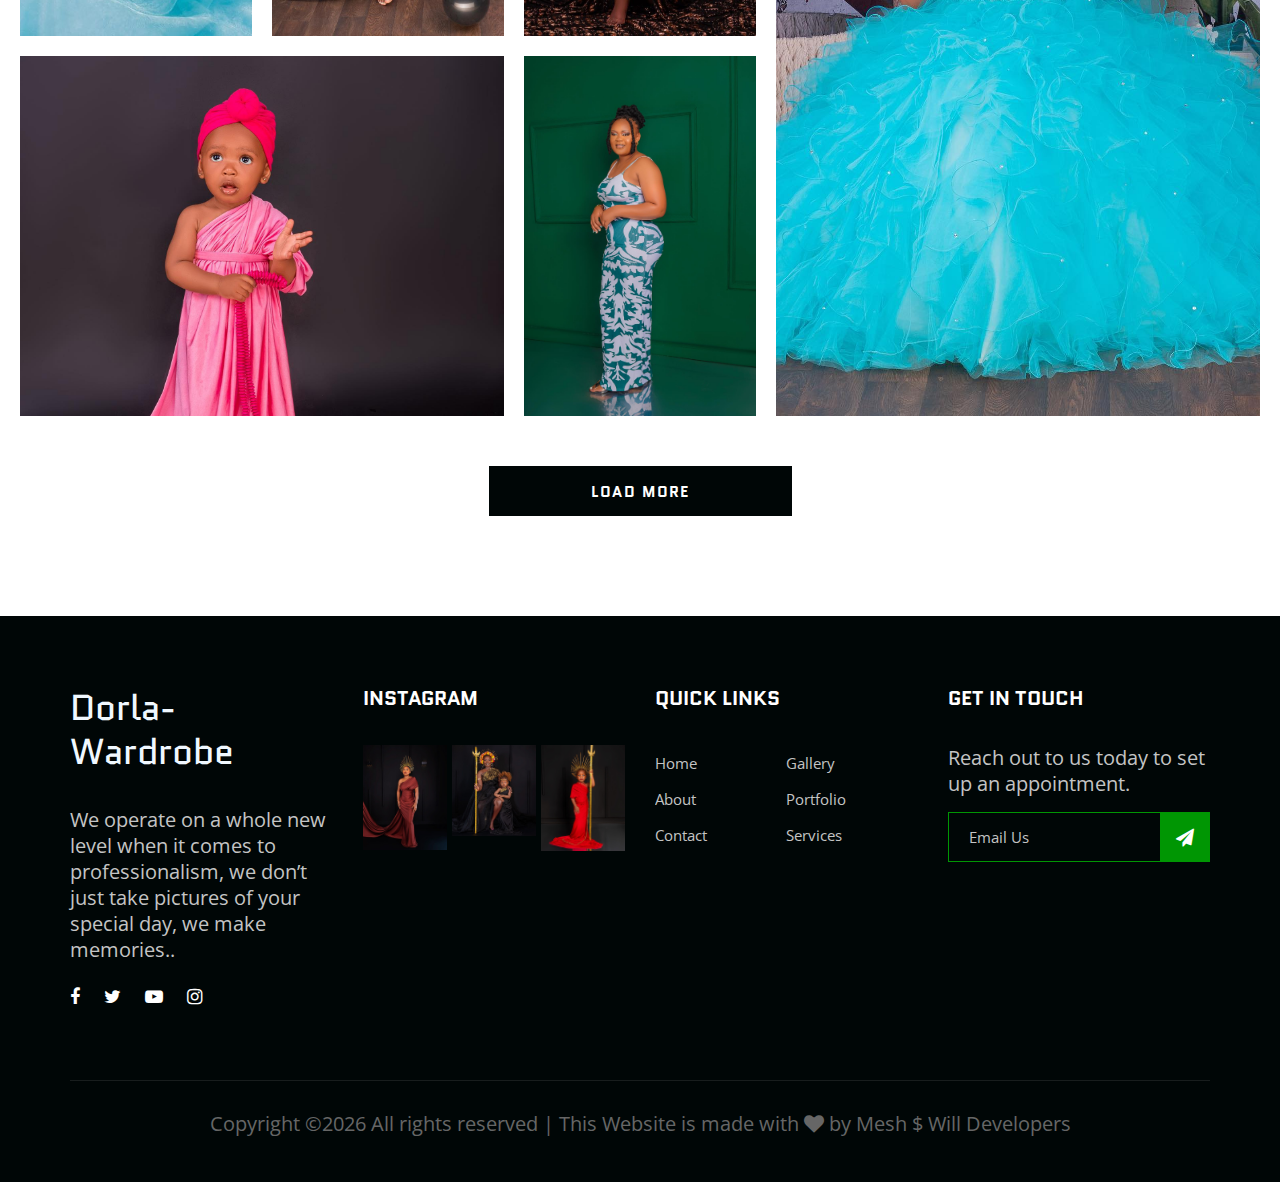
<file: portfolio.html>
<!DOCTYPE html>
<html lang="zxx">
<meta http-equiv="content-type" content="text/html;charset=utf-8" />
<head>
    <meta charset="UTF-8">
    <meta name="description" content="Phozogy Template">
    <meta name="keywords" content="Phozogy, unica, creative, html">
    <meta name="viewport" content="width=device-width, initial-scale=1.0">
    <meta http-equiv="X-UA-Compatible" content="ie=edge">
    <title>Dorla-Wardrobe & Studios</title>

    <!-- Google Font -->
    <link href="https://fonts.googleapis.com/css?family=Quantico:400,700&amp;display=swap" rel="stylesheet">
    <link href="https://fonts.googleapis.com/css?family=Open+Sans:400,600,700&amp;display=swap" rel="stylesheet">

    <!-- Css Styles -->
    <link rel="stylesheet" href="css/bootstrap.min.css" type="text/css">
    <link rel="stylesheet" href="css/font-awesome.min.css" type="text/css">
    <link rel="stylesheet" href="css/elegant-icons.css" type="text/css">
    <link rel="stylesheet" href="css/owl.carousel.min.css" type="text/css">
    <link rel="stylesheet" href="css/magnific-popup.css" type="text/css">
    <link rel="stylesheet" href="css/slicknav.min.css" type="text/css">
    <link rel="stylesheet" href="css/style.css" type="text/css">
    <link rel="icon" href="img/icon.png"/>
</head>

<body>
    <!-- Page Preloder -->
    <div id="preloder">
        <div class="loader"></div>
    </div>

    <!-- Header Section Begin -->
    <header class="header-section header-normal">
        <div class="container-fluid">
            <div class="row">
                <div class="col-lg-12">
                    <div class="logo">
                        <a href="index.html">
                            <h2>Dorla-Wardrobe</h2>
                        </a>
                    </div>
                    <nav class="nav-menu mobile-menu">
                        <ul>
                            <li><a href="index.html">Home</a></li>
                            <li><a href="about.html">About</a></li>
                            <li><a href="services.html">Services</a></li>
                            <li><a href="pricing.html">Pricing</a></li>
                            <li class="active"><a href="portfolio.html">Portfolio</a></li>
                            <li><a href="contact.html">Contact</a></li>
                        </ul>
                    </nav>
                    <div class="top-search search-switch">
                        <i class="fa fa-search"></i>
                    </div>
                    <div id="mobile-menu-wrap"></div>
                </div>
            </div>
        </div>
    </header>
    <!-- Header End -->

    <!-- Breadcrumb Begin -->
    <div class="breadcrumb-option spad">
        <div class="container">
            <div class="row">
                <div class="col-lg-12">
                    <div class="bo-links">
                        <a href="index.html"><i class="fa fa-home"></i> Home</a>
                        <span>Portfolio</span>
                    </div>
                </div>
            </div>
        </div>
    </div>
    <!-- Breadcrumb End -->

   <!-- Portfolio Section Begin -->
   <section class="portfolio-section spad">
    <div class="container">
        <div class="row">
            <div class="col-lg-12">
                <div class="section-title">
                    <h2>Our latest works</h2>
                </div>
                <div class="filter-controls">
                    <ul>
                        <li class="active" data-filter="*">All</li>
                        <li data-filter=".fashion">Fashion</li>
                        <li data-filter=".lifestyle">Lifestyle</li>
                        <li data-filter=".natural">Natural</li>
                        <li data-filter=".wedding">Wedding</li>
                        <li data-filter=".videos">Videos</li>
                    </ul>
                </div>
            </div>
        </div>
    </div>
    <div class="container-fluid">
        <div class="row">
            <div class="col-lg-12 p-0">
                <div class="portfolio-filter">
                    <div class="pf-item set-bg fashion" data-setbg="img/portfolio/pf-01.jpg">
                        <a href="img/portfolio/pf-01.jpg" class="pf-icon image-popup"><span class="icon_plus"></span></a>
                        <div class="pf-text">
                            <h4>COLORS SPEAK</h4>
                            <span>Fashion</span>
                        </div>
                        
                    </div>
                    <div class="pf-item large-width large-height set-bg lifestyle"
                        data-setbg="img/portfolio/pf-04.jpg">
                        <a href="img/portfolio/pf-04.jpg" class="pf-icon image-popup"><span class="icon_plus"></span></a>
                        <div class="pf-text">
                            <h4>COLORS SPEAK</h4>
                            <span>Fashion</span>
                        </div>
                    </div>
                    <div class="pf-item large-width set-bg natural" data-setbg="img/portfolio/pf-06.jpg">
                        <a href="img/portfolio/pf-06.jpg" class="pf-icon image-popup"><span class="icon_plus"></span></a>
                        <div class="pf-text">
                            <h4>COLORS SPEAK</h4>
                            <span>Fashion</span>
                        </div>
                    </div>
                    <div class="pf-item large-height set-bg wedding" data-setbg="img/portfolio/pf-08.jpg">
                        <a href="img/portfolio/pf-08.jpg" class="pf-icon image-popup"><span class="icon_plus"></span></a>
                        <div class="pf-text">
                            <h4>COLORS SPEAK</h4>
                            <span>Fashion</span>
                        </div>
                    </div>
                    <div class="pf-item set-bg lifestyle" data-setbg="img/portfolio/pf-05.jpg">
                        <a href="img/portfolio/pf-05.jpg" class="pf-icon image-popup"><span class="icon_plus"></span></a>
                        <div class="pf-text">
                            <h4>COLORS SPEAK</h4>
                            <span>Fashion</span>
                        </div>
                    </div>
                    <div class="pf-item set-bg natural" data-setbg="img/portfolio/pf-07.jpg">
                        <a href="img/portfolio/pf-07.jpg" class="pf-icon image-popup"><span class="icon_plus"></span></a>
                        <div class="pf-text">
                            <h4>COLORS SPEAK</h4>
                            <span>Fashion</span>
                        </div>
                    </div>
                    <div class="pf-item set-bg videos" data-setbg="img/portfolio/pf-011.jpg">
                        <a href="img/portfolio/pf-011.jpg" class="pf-icon image-popup"><span class="icon_plus"></span></a>
                        <div class="pf-text">
                            <h4>COLORS SPEAK</h4>
                            <span>Fashion</span>
                        </div>
                    </div>
                    <div class="pf-item set-bg fashion" data-setbg="img/portfolio/pf-02.jpg">
                        <a href="img/portfolio/pf-02.jpg" class="pf-icon image-popup"><span class="icon_plus"></span></a>
                        <div class="pf-text">
                            <h4>COLORS SPEAK</h4>
                            <span>Fashion</span>
                        </div>
                    </div>
                    <div class="pf-item large-width set-bg videos" data-setbg="img/portfolio/pf-010.jpg">
                        <a href="img/portfolio/pf-010.jpg" class="pf-icon image-popup"><span class="icon_plus"></span></a>
                        <div class="pf-text">
                            <h4>COLORS SPEAK</h4>
                            <span>Fashion</span>
                        </div>
                    </div>
                    <div class="pf-item set-bg fashion" data-setbg="img/portfolio/pf-03.jpg">
                        <a href="img/portfolio/pf-03.jpg" class="pf-icon image-popup"><span class="icon_plus"></span></a>
                        <div class="pf-text">
                            <h4>COLORS SPEAK</h4>
                            <span>Fashion</span>
                        </div>
                    </div>
                    <div class="pf-item large-width large-height set-bg wedding"
                        data-setbg="img/portfolio/pf-09.jpg">
                        <a href="img/portfolio/pf-09.jpg" class="pf-icon image-popup"><span class="icon_plus"></span></a>
                        <div class="pf-text">
                            <h4>COLORS SPEAK</h4>
                            <span>Fashion</span>
                        </div>
                    </div>
                </div>
            </div>
        </div>
    </div>
    <div class="load-more-btn">
        <a href="gallery.html">Load More</a>
    </div>
</section>
<!-- Portfolio Section End -->


   <!-- Footer Section Begin -->
   <footer class="footer-section">
    <div class="container">
        <div class="row">
            <div class="col-lg-3 col-md-6 col-sm-6">
                <div class="fs-about">
                    <div class="fa-logo">
                        <a href="#">
                            <h2 style="color: aliceblue;">Dorla-Wardrobe</h2>
                        </a>
                    </div>
                    <p>We operate on a whole new level when it comes to professionalism, we don’t just take pictures of your special day, we make memories..</p>
                    <div class="fa-social">
                        <a href="#"><i class="fa fa-facebook"></i></a>
                        <a href="#"><i class="fa fa-twitter"></i></a>
                        <a href="#"><i class="fa fa-youtube-play"></i></a>
                        <a href="#"><i class="fa fa-instagram"></i></a>
                    </div>
                </div>
            </div>
            <div class="col-lg-3 col-md-6 col-sm-6">
                <div class="fs-widget">
                    <h5>Instagram</h5>
                    <div class="fw-instagram">
                        <img src="img/instagram/insta-01.jpg" alt="">
                        <img src="img/instagram/insta-02.jpg" alt="">
                        <img src="img/instagram/insta-03.jpg" alt="">
                    </div>
                </div>
            </div>
            <div class="col-lg-3 col-md-6 col-sm-6">
                <div class="fs-widget">
                    <h5>Quick links</h5>
                    <ul>
                        <li><a href="contact.html">Home</a></li>
                        <li><a href="about.html">About</a></li>
                        <li><a href="contact.html">Contact</a></li>
                    </ul>
                    <ul>
                        <li><a href="gallery.html">Gallery</a></li>
                        <li><a href="portfolio.html">Portfolio</a></li>
                        <li><a href="services.html">Services</a></li>
                    </ul>
                </div>
            </div>
            <div class="col-lg-3 col-md-6 col-sm-6">
                <div class="fs-widget">
                    <h5>Get In Touch</h5>
                    <p>Reach out to us today to set up an appointment.</p>
                    <div class="fw-subscribe">
                        <form action="#">
                            <input type="text" placeholder="Email Us">
                           <a href="contact.html"><button type="submit"><i class="fa fa-send"></i></button></a> 
                        </form>
                    </div>
                </div>
            </div>
            <div class="col-lg-12">
                <div class="copyright-text">
                    <p>
Copyright &copy;<script>document.write(new Date().getFullYear());</script> All rights reserved | This Website is made with <i class="fa fa-heart" aria-hidden="true"></i> by <a  target="_blank">Mesh $ Will Developers</a>
</p>
                </div>
            </div>
        </div>
    </div>
</footer>
<!-- Footer Section End -->
    <!-- Search model Begin -->
    <div class="search-model">
        <div class="h-100 d-flex align-items-center justify-content-center">
            <div class="search-close-switch">+</div>
            <form class="search-model-form">
                <input type="text" id="search-input" placeholder="Search here.....">
            </form>
        </div>
    </div>
    <!-- Search model end -->

    <!-- Js Plugins -->
    <script src="js/jquery-3.3.1.min.js"></script>
    <script src="js/bootstrap.min.js"></script>
    <script src="js/jquery.magnific-popup.min.js"></script>
    <script src="js/isotope.pkgd.min.js"></script>
    <script src="js/masonry.pkgd.min.js"></script>
    <script src="js/jquery.slicknav.js"></script>
    <script src="js/owl.carousel.min.js"></script>
    <script src="js/main.js"></script>
</body>
</html>
</file>
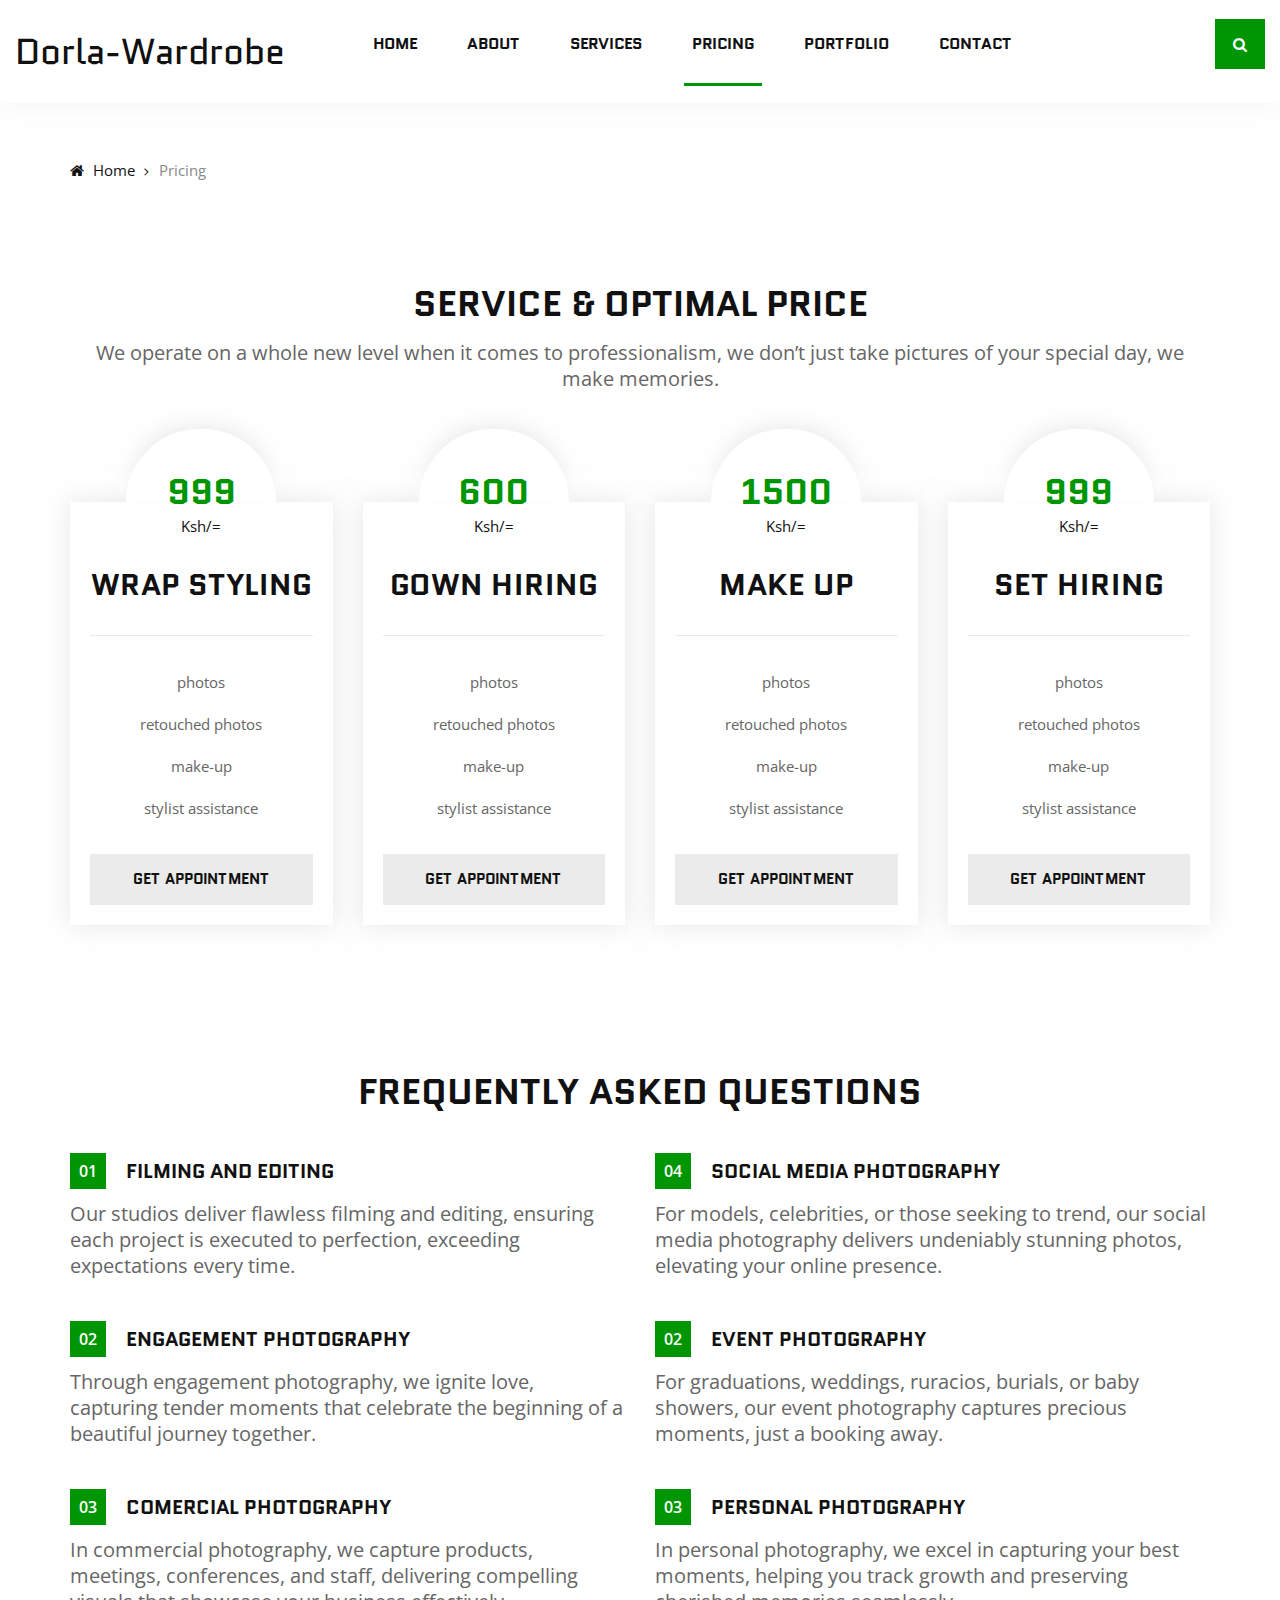
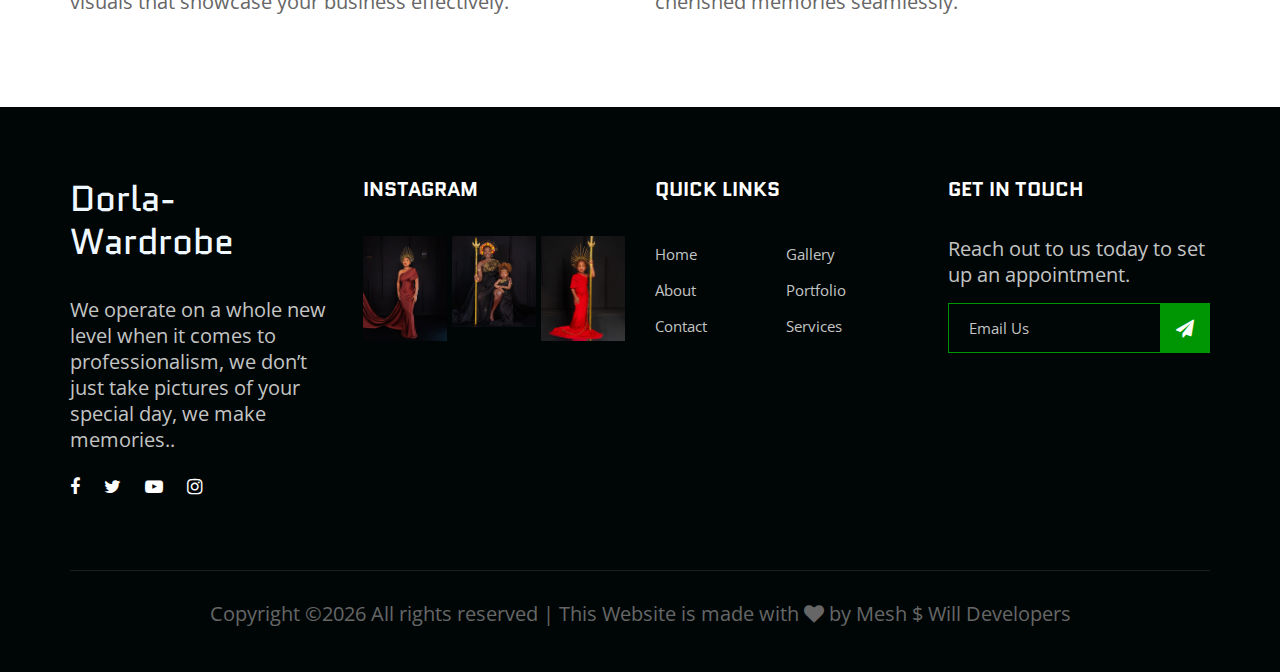
<file: pricing.html>
<!DOCTYPE html>
<html lang="zxx">
<meta http-equiv="content-type" content="text/html;charset=utf-8" />
<head>
    <meta charset="UTF-8">
    <meta name="description" content="Phozogy Template">
    <meta name="keywords" content="Phozogy, unica, creative, html">
    <meta name="viewport" content="width=device-width, initial-scale=1.0">
    <meta http-equiv="X-UA-Compatible" content="ie=edge">
    <title>Dorla-Wardrobe &     Studios</title>

    <!-- Google Font -->
    <link href="https://fonts.googleapis.com/css?family=Quantico:400,700&amp;display=swap" rel="stylesheet">
    <link href="https://fonts.googleapis.com/css?family=Open+Sans:400,600,700&amp;display=swap" rel="stylesheet">

    <!-- Css Styles -->
    <link rel="stylesheet" href="css/bootstrap.min.css" type="text/css">
    <link rel="stylesheet" href="css/font-awesome.min.css" type="text/css">
    <link rel="stylesheet" href="css/elegant-icons.css" type="text/css">
    <link rel="stylesheet" href="css/owl.carousel.min.css" type="text/css">
    <link rel="stylesheet" href="css/magnific-popup.css" type="text/css">
    <link rel="stylesheet" href="css/slicknav.min.css" type="text/css">
    <link rel="stylesheet" href="css/style.css" type="text/css">
    <link rel="icon" href="img/icon.png"/>
</head>

<body>
    <!-- Page Preloder -->
    <div id="preloder">
        <div class="loader"></div>
    </div>

    <!-- Header Section Begin -->
    <header class="header-section header-normal">
        <div class="container-fluid">
            <div class="row">
                <div class="col-lg-12">
                    <div class="logo">
                        <a href="index.html">
                            <h2>Dorla-Wardrobe</h2>
                        </a>
                    </div>
                    <nav class="nav-menu mobile-menu">
                        <ul>
                            <li><a href="index.html">Home</a></li>
                            <li><a href="about.html">About</a></li>
                            <li><a href="services.html">Services</a></li>
                            <li class="active"><a href="pricing.html">Pricing</a></li>
                            <li><a href="portfolio.html">Portfolio</a></li>
                            <li><a href="contact.html">Contact</a></li>
                        </ul>
                    </nav>
                    <div class="top-search search-switch">
                        <i class="fa fa-search"></i>
                    </div>
                    <div id="mobile-menu-wrap"></div>
                </div>
            </div>
        </div>
    </header>
    <!-- Header End -->

    <!-- Breadcrumb Begin -->
    <div class="breadcrumb-option spad">
        <div class="container">
            <div class="row">
                <div class="col-lg-12">
                    <div class="bo-links">
                        <a href="index.html"><i class="fa fa-home"></i> Home</a>
                        <span>Pricing</span>
                    </div>
                </div>
            </div>
        </div>
    </div>
    <!-- Breadcrumb End -->

    <!-- Pricing Section Begin -->
    <section class="pricing-section spad">
        <div class="container">
            <div class="row">
                <div class="col-lg-12 text-center">
                    <div class="section-title pricing-title">
                        <h2>service & optimal price</h2>
                        <p>We operate on a whole new level when it comes to professionalism, we don’t just take pictures of your special day, we make memories.</p>
                    </div>
                </div>
            </div>
            <div class="row">
                <div class="col-lg-3 col-md-6">
                    <div class="pricing-item">
                        <div class="pi-price">
                            <h2>999</h2>
                            <span>Ksh/=</span>
                        </div>
                        <div class="pi-title">
                            <h3>Wrap Styling</h3>
                        </div>
                        <div class="pi-text">
                            <ul>
                                <li>photos</li>
                                <li>retouched photos</li>
                                <li>make-up</li>
                                <li>stylist assistance</li>
                            </ul>
                            <a href="contact.html" class="primary-btn">Get appointment</a>
                        </div>
                    </div>
                </div>
                <div class="col-lg-3 col-md-6">
                    <div class="pricing-item">
                        <div class="pi-price">
                            <h2>600</h2>
                            <span>Ksh/=</span>
                        </div>
                        <div class="pi-title">
                            <h3>Gown Hiring</h3>
                        </div>
                        <div class="pi-text">
                            <ul>
                                <li>photos</li>
                                <li>retouched photos</li>
                                <li>make-up</li>
                                <li>stylist assistance</li>
                            </ul>
                            <a href="contact.html" class="primary-btn">Get appointment</a>
                        </div>
                    </div>
                </div>
                <div class="col-lg-3 col-md-6">
                    <div class="pricing-item">
                        <div class="pi-price">
                            <h2>1500</h2>
                            <span>Ksh/=</span>
                        </div>
                        <div class="pi-title">
                            <h3>Make Up</h3>
                        </div>
                        <div class="pi-text">
                            <ul>
                                <li> photos</li>
                                <li>retouched photos</li>
                                <li> make-up</li>
                                <li> stylist assistance</li>
                            </ul>
                            <a href="contact.html" class="primary-btn">Get appointment</a>
                        </div>
                    </div>
                </div>
                <div class="col-lg-3 col-md-6">
                    <div class="pricing-item">
                        <div class="pi-price">
                            <h2>999</h2>
                            <span>Ksh/=</span>
                        </div>
                        <div class="pi-title">
                            <h3>Set Hiring</h3>
                        </div>
                        <div class="pi-text">
                            <ul>
                                <li>photos</li>
                                <li>retouched photos</li>
                                <li>make-up</li>
                                <li>stylist assistance</li>
                            </ul>
                            <a href="contact.html" class="primary-btn">Get appointment</a>
                        </div>
                    </div>
                </div>
            </div>
        </div>
    </section>
    <!-- Pricing Section End -->

 <!-- Services Option Section Begin -->
 <section class="services-option">
    <div class="container">
        <div class="row">
            <div class="col-lg-12 text-center">
                <div class="section-title">
                    <h2>frequently asked questions</h2>
                </div>
            </div>
        </div>
        <div class="row">
            <div class="col-lg-6">
                <div class="so-item">
                    <div class="so-title">
                        <div class="so-number">01</div>
                        <h5>Filming and Editing</h5>
                    </div>
                    <p>Our studios deliver flawless filming and editing, ensuring each project is executed to perfection, exceeding expectations every time.</p>
                </div>
                <div class="so-item">
                    <div class="so-title">
                        <div class="so-number">02</div>
                        <h5>Engagement photography</h5>
                    </div>
                    <p>Through engagement photography, we ignite love, capturing tender moments that celebrate the beginning of a beautiful journey together.</p>
                </div>
                <div class="so-item">
                    <div class="so-title">
                        <div class="so-number">03</div>
                        <h5>Comercial photography</h5>
                    </div>
                    <p>In commercial photography, we capture products, meetings, conferences, and staff, delivering compelling visuals that showcase your business effectively.</p>
                </div>
            </div>
            <div class="col-lg-6">
                <div class="so-item">
                    <div class="so-title">
                        <div class="so-number">04</div>
                        <h5>Social media photography</h5>
                    </div>
                    <p>For models, celebrities, or those seeking to trend, our social media photography delivers undeniably stunning photos, elevating your online presence.</p>
                </div>
                <div class="so-item">
                    <div class="so-title">
                        <div class="so-number">02</div>
                        <h5>Event Photography</h5>
                    </div>
                    <p>For graduations, weddings, ruracios, burials, or baby showers, our event photography captures precious moments, just a booking away.</p>
                </div>
                <div class="so-item">
                    <div class="so-title">
                        <div class="so-number">03</div>
                        <h5>personal photography</h5>
                    </div>
                    <p>In personal photography, we excel in capturing your best moments, helping you track growth and preserving cherished memories seamlessly.</p>
                </div>
            </div>
        </div>
    </div>
</section>
<!-- Services Option Section End -->

   <!-- Footer Section Begin -->
   <footer class="footer-section">
    <div class="container">
        <div class="row">
            <div class="col-lg-3 col-md-6 col-sm-6">
                <div class="fs-about">
                    <div class="fa-logo">
                        <a href="#">
                            <h2 style="color: aliceblue;">Dorla-Wardrobe</h2>
                        </a>
                    </div>
                    <p>We operate on a whole new level when it comes to professionalism, we don’t just take pictures of your special day, we make memories..</p>
                    <div class="fa-social">
                        <a href="#"><i class="fa fa-facebook"></i></a>
                        <a href="#"><i class="fa fa-twitter"></i></a>
                        <a href="#"><i class="fa fa-youtube-play"></i></a>
                        <a href="#"><i class="fa fa-instagram"></i></a>
                    </div>
                </div>
            </div>
            <div class="col-lg-3 col-md-6 col-sm-6">
                <div class="fs-widget">
                    <h5>Instagram</h5>
                    <div class="fw-instagram">
                        <img src="img/instagram/insta-01.jpg" alt="">
                        <img src="img/instagram/insta-02.jpg" alt="">
                        <img src="img/instagram/insta-03.jpg" alt="">
                    </div>
                </div>
            </div>
            <div class="col-lg-3 col-md-6 col-sm-6">
                <div class="fs-widget">
                    <h5>Quick links</h5>
                    <ul>
                        <li><a href="contact.html">Home</a></li>
                        <li><a href="about.html">About</a></li>
                        <li><a href="contact.html">Contact</a></li>
                    </ul>
                    <ul>
                        <li><a href="gallery.html">Gallery</a></li>
                        <li><a href="portfolio.html">Portfolio</a></li>
                        <li><a href="services.html">Services</a></li>
                    </ul>
                </div>
            </div>
            <div class="col-lg-3 col-md-6 col-sm-6">
                <div class="fs-widget">
                    <h5>Get In Touch</h5>
                    <p>Reach out to us today to set up an appointment.</p>
                    <div class="fw-subscribe">
                        <form action="#">
                            <input type="text" placeholder="Email Us">
                           <a href="contact.html"><button type="submit"><i class="fa fa-send"></i></button></a> 
                        </form>
                    </div>
                </div>
            </div>
            <div class="col-lg-12">
                <div class="copyright-text">
                    <p>
Copyright &copy;<script>document.write(new Date().getFullYear());</script> All rights reserved | This Website is made with <i class="fa fa-heart" aria-hidden="true"></i> by <a  target="_blank">Mesh $ Will Developers</a>
</p>
                </div>
            </div>
        </div>
    </div>
</footer>
<!-- Footer Section End -->

    <!-- Search model Begin -->
    <div class="search-model">
        <div class="h-100 d-flex align-items-center justify-content-center">
            <div class="search-close-switch">+</div>
            <form class="search-model-form">
                <input type="text" id="search-input" placeholder="Search here.....">
            </form>
        </div>
    </div>
    <!-- Search model end -->

    <!-- Js Plugins -->
    <script src="js/jquery-3.3.1.min.js"></script>
    <script src="js/bootstrap.min.js"></script>
    <script src="js/jquery.magnific-popup.min.js"></script>
    <script src="js/isotope.pkgd.min.js"></script>
    <script src="js/masonry.pkgd.min.js"></script>
    <script src="js/jquery.slicknav.js"></script>
    <script src="js/owl.carousel.min.js"></script>
    <script src="js/main.js"></script>
</body>
</html>
</file>
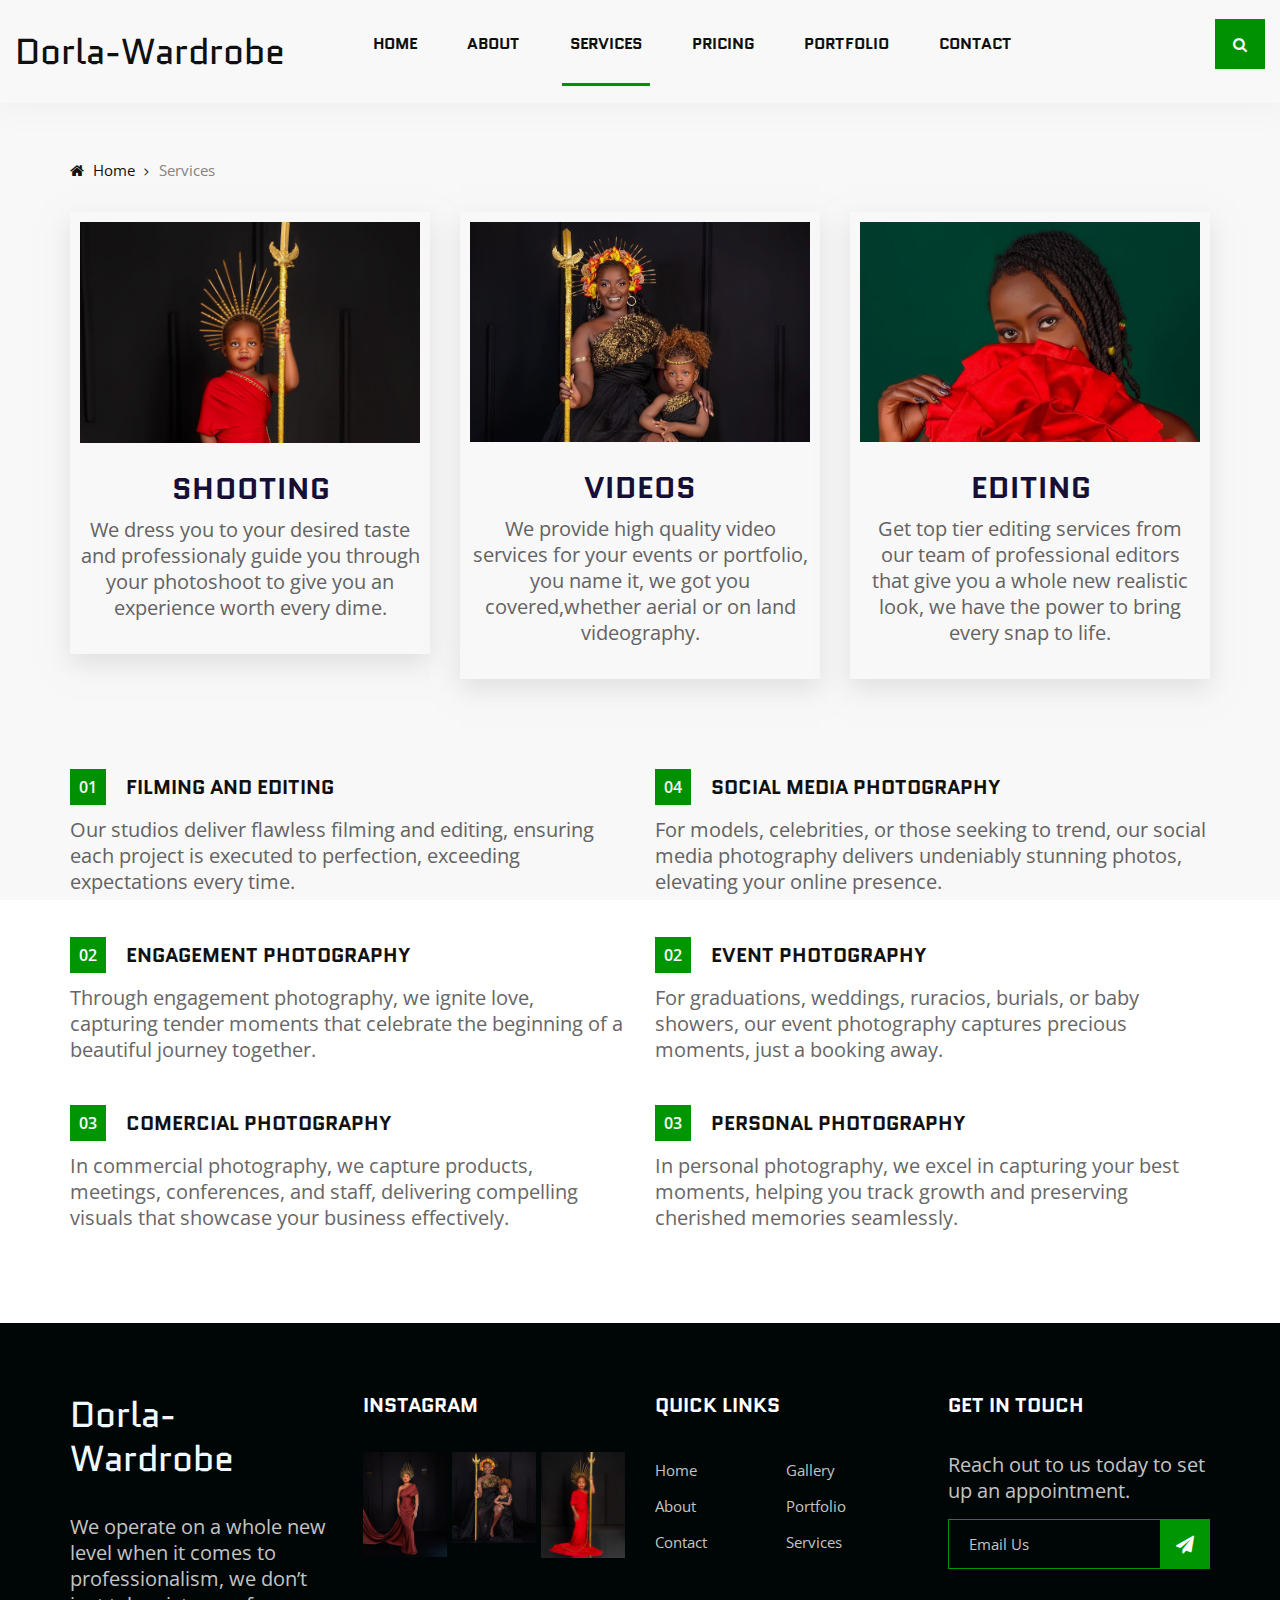
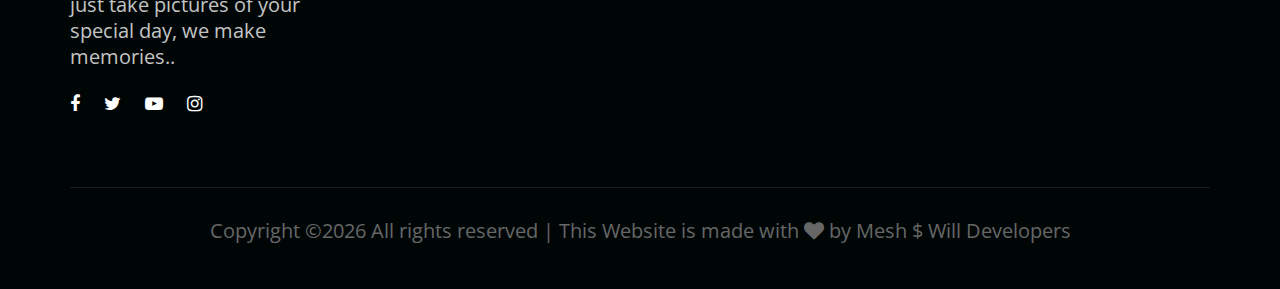
<file: services.html>
<!DOCTYPE html>
<html lang="zxx">
<meta http-equiv="content-type" content="text/html;charset=utf-8" />
<head>
    <meta charset="UTF-8">
    <meta name="description" content="Phozogy Template">
    <meta name="keywords" content="Phozogy, unica, creative, html">
    <meta name="viewport" content="width=device-width, initial-scale=1.0">
    <meta http-equiv="X-UA-Compatible" content="ie=edge">
    <title>Dorla-Wardrobe & Studios</title>

    <!-- Google Font -->
    <link href="https://fonts.googleapis.com/css?family=Quantico:400,700&amp;display=swap" rel="stylesheet">
    <link href="https://fonts.googleapis.com/css?family=Open+Sans:400,600,700&amp;display=swap" rel="stylesheet">

    <!-- Css Styles -->
    <link rel="stylesheet" href="css/bootstrap.min.css" type="text/css">
    <link rel="stylesheet" href="css/font-awesome.min.css" type="text/css">
    <link rel="stylesheet" href="css/elegant-icons.css" type="text/css">
    <link rel="stylesheet" href="css/owl.carousel.min.css" type="text/css">
    <link rel="stylesheet" href="css/magnific-popup.css" type="text/css">
    <link rel="stylesheet" href="css/slicknav.min.css" type="text/css">
    <link rel="stylesheet" href="css/style.css" type="text/css">
    <link rel="icon" href="img/icon.png"/>
</head>

<body>
    <!-- Page Preloder -->
    <div id="preloder">
        <div class="loader"></div>
    </div>

    <!-- Header Section Begin -->
    <header class="header-section header-normal">
        <div class="container-fluid">
            <div class="row">
                <div class="col-lg-12">
                    <div class="logo">
                        <a href="index.html">
                            <h2>Dorla-Wardrobe</h2>
                        </a>
                    </div>
                    <nav class="nav-menu mobile-menu">
                        <ul>
                            <li><a href="index.html">Home</a></li>
                            <li><a href="about.html">About</a></li>
                            <li class="active"><a href="services.html">Services</a></li>
                            <li><a href="pricing.html">Pricing</a></li>
                            <li><a href="portfolio.html">Portfolio</a></li>
                            <li><a href="contact.html">Contact</a></li>
                        </ul>
                    </nav>
                    <div class="top-search search-switch">
                        <i class="fa fa-search"></i>
                    </div>
                    <div id="mobile-menu-wrap"></div>
                </div>
            </div>
        </div>
    </header>
    <!-- Header End -->

    <!-- Breadcrumb Begin -->
    <div class="breadcrumb-option spad">
        <div class="container">
            <div class="row">
                <div class="col-lg-12">
                    <div class="bo-links">
                        <a href="index.html"><i class="fa fa-home"></i> Home</a>
                        <span>Services</span>
                    </div>
                </div>
            </div>
        </div>
    </div>
    <!-- Breadcrumb End -->


    <!-- Services Section Begin -->
    <section class="services-section spad">
        <div class="container">
            <div class="row">
                <div class="col-lg-4 col-md-6 col-sm-6">
                    <div class="services-item">
                        <img src="img/services/service-5.jpg" alt="">
                        <h3>Shooting</h3>
                        <p>We dress you to your desired taste and professionaly guide you through your photoshoot to give you an experience worth every dime.</p>
                    </div>
                </div>
                <div class="col-lg-4 col-md-6 col-sm-6">
                    <div class="services-item">
                        <img src="img/services/service-6.jpg" alt="">
                        <h3>Videos</h3>
                        <p>We  provide high quality video services for your events or portfolio, you name it, we got you covered,whether aerial or on land videography.</p>
                    </div>
                </div>
                <div class="col-lg-4 col-md-6 col-sm-6">
                    <div class="services-item">
                        <img src="img/services/service-4.jpg" alt="">
                        <h3>Editing</h3>
                        <p>Get top tier editing services from our  team of professional editors that give you a whole new realistic look, we have the power to bring every snap to life.</p>
                    </div>
                </div>
            </div>
        </div>
    </section>
    <!-- Services Section End -->

    <!-- Services Option Section Begin -->
    <section class="services-option">
        <div class="container">
            <div class="row">
                <div class="col-lg-6">
                    <div class="so-item">
                        <div class="so-title">
                            <div class="so-number">01</div>
                            <h5>Filming and Editing</h5>
                        </div>
                        <p>Our studios deliver flawless filming and editing, ensuring each project is executed to perfection, exceeding expectations every time.</p>
                    </div>
                    <div class="so-item">
                        <div class="so-title">
                            <div class="so-number">02</div>
                            <h5>Engagement photography</h5>
                        </div>
                        <p>Through engagement photography, we ignite love, capturing tender moments that celebrate the beginning of a beautiful journey together.</p>
                    </div>
                    <div class="so-item">
                        <div class="so-title">
                            <div class="so-number">03</div>
                            <h5>Comercial photography</h5>
                        </div>
                        <p>In commercial photography, we capture products, meetings, conferences, and staff, delivering compelling visuals that showcase your business effectively.</p>
                    </div>
                </div>
                <div class="col-lg-6">
                    <div class="so-item">
                        <div class="so-title">
                            <div class="so-number">04</div>
                            <h5>Social media photography</h5>
                        </div>
                        <p>For models, celebrities, or those seeking to trend, our social media photography delivers undeniably stunning photos, elevating your online presence.</p>
                    </div>
                    <div class="so-item">
                        <div class="so-title">
                            <div class="so-number">02</div>
                            <h5>Event Photography</h5>
                        </div>
                        <p>For graduations, weddings, ruracios, burials, or baby showers, our event photography captures precious moments, just a booking away.</p>
                    </div>
                    <div class="so-item">
                        <div class="so-title">
                            <div class="so-number">03</div>
                            <h5>personal photography</h5>
                        </div>
                        <p>In personal photography, we excel in capturing your best moments, helping you track growth and preserving cherished memories seamlessly.</p>
                    </div>
                </div>
            </div>
        </div>
    </section>
    <!-- Services Option Section End -->

   <!-- Footer Section Begin -->
   <footer class="footer-section">
    <div class="container">
        <div class="row">
            <div class="col-lg-3 col-md-6 col-sm-6">
                <div class="fs-about">
                    <div class="fa-logo">
                        <a href="#">
                            <h2 style="color: aliceblue;">Dorla-Wardrobe</h2>
                        </a>
                    </div>
                    <p>We operate on a whole new level when it comes to professionalism, we don’t just take pictures of your special day, we make memories..</p>
                    <div class="fa-social">
                        <a href="#"><i class="fa fa-facebook"></i></a>
                        <a href="#"><i class="fa fa-twitter"></i></a>
                        <a href="#"><i class="fa fa-youtube-play"></i></a>
                        <a href="#"><i class="fa fa-instagram"></i></a>
                    </div>
                </div>
            </div>
            <div class="col-lg-3 col-md-6 col-sm-6">
                <div class="fs-widget">
                    <h5>Instagram</h5>
                    <div class="fw-instagram">
                        <img src="img/instagram/insta-01.jpg" alt="">
                        <img src="img/instagram/insta-02.jpg" alt="">
                        <img src="img/instagram/insta-03.jpg" alt="">
                    </div>
                </div>
            </div>
            <div class="col-lg-3 col-md-6 col-sm-6">
                <div class="fs-widget">
                    <h5>Quick links</h5>
                    <ul>
                        <li><a href="contact.html">Home</a></li>
                        <li><a href="about.html">About</a></li>
                        <li><a href="contact.html">Contact</a></li>
                    </ul>
                    <ul>
                        <li><a href="gallery.html">Gallery</a></li>
                        <li><a href="portfolio.html">Portfolio</a></li>
                        <li><a href="services.html">Services</a></li>
                    </ul>
                </div>
            </div>
            <div class="col-lg-3 col-md-6 col-sm-6">
                <div class="fs-widget">
                    <h5>Get In Touch</h5>
                    <p>Reach out to us today to set up an appointment.</p>
                    <div class="fw-subscribe">
                        <form action="#">
                            <input type="text" placeholder="Email Us">
                           <a href="contact.html"><button type="submit"><i class="fa fa-send"></i></button></a> 
                        </form>
                    </div>
                </div>
            </div>
            <div class="col-lg-12">
                <div class="copyright-text">
                    <p>
Copyright &copy;<script>document.write(new Date().getFullYear());</script> All rights reserved | This Website is made with <i class="fa fa-heart" aria-hidden="true"></i> by <a  target="_blank">Mesh $ Will Developers</a>
</p>
                </div>
            </div>
        </div>
    </div>
</footer>
<!-- Footer Section End -->
    <!-- Search model Begin -->
    <div class="search-model">
        <div class="h-100 d-flex align-items-center justify-content-center">
            <div class="search-close-switch">+</div>
            <form class="search-model-form">
                <input type="text" id="search-input" placeholder="Search here.....">
            </form>
        </div>
    </div>
    <!-- Search model end -->

    <!-- Js Plugins -->
    <script src="js/jquery-3.3.1.min.js"></script>
    <script src="js/bootstrap.min.js"></script>
    <script src="js/jquery.magnific-popup.min.js"></script>
    <script src="js/isotope.pkgd.min.js"></script>
    <script src="js/masonry.pkgd.min.js"></script>
    <script src="js/jquery.slicknav.js"></script>
    <script src="js/owl.carousel.min.js"></script>
    <script src="js/main.js"></script>
</body>
</html>
</file>
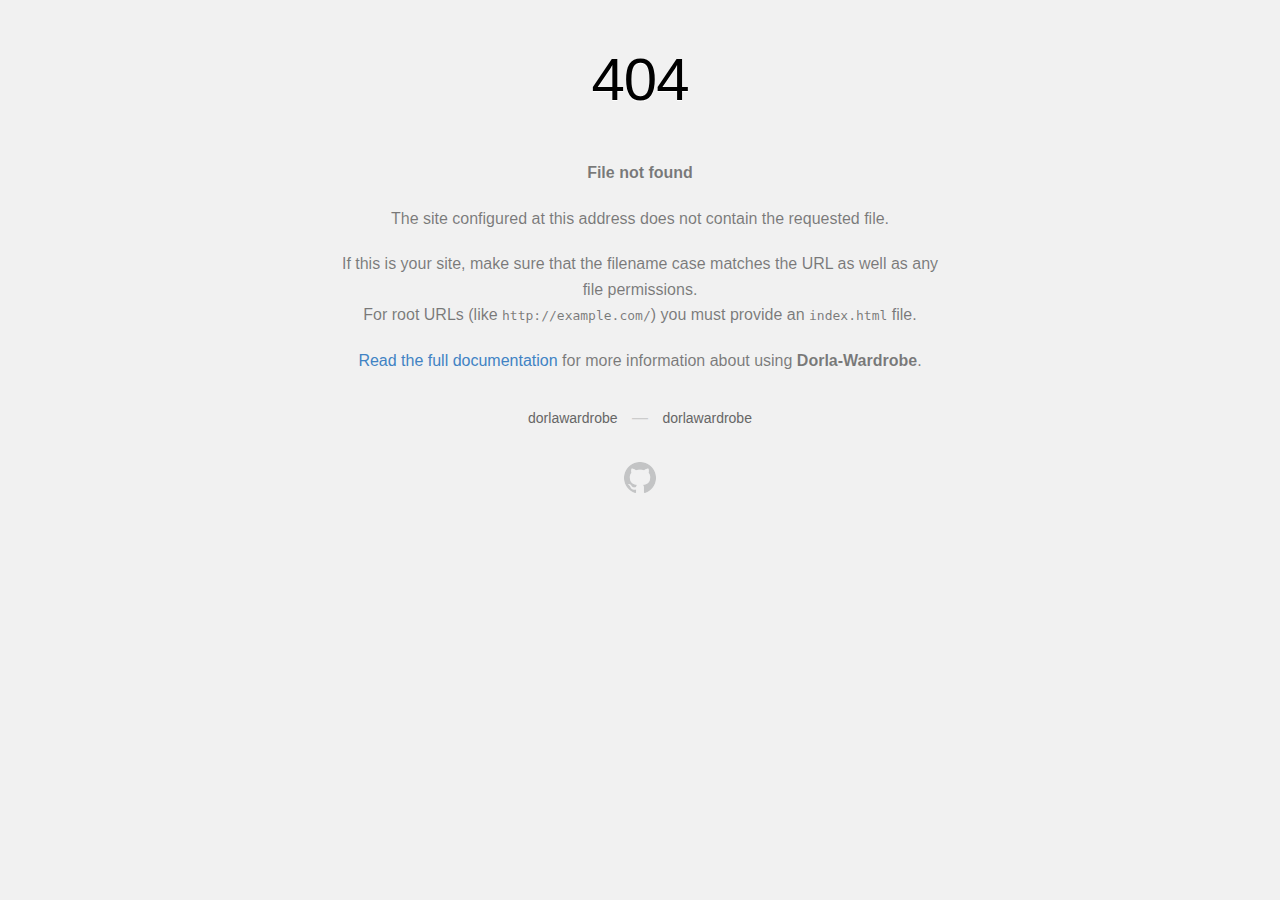
<file: css/owl.video.play.html>
<!DOCTYPE html>
<html>
  <head>
    <meta http-equiv="Content-type" content="text/html; charset=utf-8">
    <meta http-equiv="Content-Security-Policy" content="default-src 'none'; style-src 'unsafe-inline'; img-src data:; connect-src 'self'">
    <title>Page not found &middot; Dorla-Wardrobe</title>
    <style type="text/css" media="screen">
      body {
        background-color: #f1f1f1;
        margin: 0;
        font-family: "Helvetica Neue", Helvetica, Arial, sans-serif;
      }

      .container { margin: 50px auto 40px auto; width: 600px; text-align: center; }

      a { color: #4183c4; text-decoration: none; }
      a:hover { text-decoration: underline; }

      h1 { width: 800px; position:relative; left: -100px; letter-spacing: -1px; line-height: 60px; font-size: 60px; font-weight: 100; margin: 0px 0 50px 0; text-shadow: 0 1px 0 #fff; }
      p { color: rgba(0, 0, 0, 0.5); margin: 20px 0; line-height: 1.6; }

      ul { list-style: none; margin: 25px 0; padding: 0; }
      li { display: table-cell; font-weight: bold; width: 1%; }

      .logo { display: inline-block; margin-top: 35px; }
      .logo-img-2x { display: none; }
      @media
      only screen and (-webkit-min-device-pixel-ratio: 2),
      only screen and (   min--moz-device-pixel-ratio: 2),
      only screen and (     -o-min-device-pixel-ratio: 2/1),
      only screen and (        min-device-pixel-ratio: 2),
      only screen and (                min-resolution: 192dpi),
      only screen and (                min-resolution: 2dppx) {
        .logo-img-1x { display: none; }
        .logo-img-2x { display: inline-block; }
      }

      #suggestions {
        margin-top: 35px;
        color: #ccc;
      }
      #suggestions a {
        color: #666666;
        font-weight: 200;
        font-size: 14px;
        margin: 0 10px;
      }

    </style>
  </head>
  <body>

    <div class="container">

      <h1>404</h1>
      <p><strong>File not found</strong></p>

      <p>
        The site configured at this address does not
        contain the requested file.
      </p>

      <p>
        If this is your site, make sure that the filename case matches the URL
        as well as any file permissions.<br>
        For root URLs (like <code>http://example.com/</code>) you must provide an
        <code>index.html</code> file.
      </p>

      <p>
        <a href="">Read the full documentation</a>
        for more information about using <strong>Dorla-Wardrobe</strong>.
      </p>

      <div id="suggestions">
        <a href="https://githubstatus.com">dorlawardrobe</a> &mdash;
        <a href="https://twitter.com/githubstatus">dorlawardrobe</a>
      </div>

      <a href="/" class="logo logo-img-1x">
        <img width="32" height="32" title="" alt="" src="[data-uri]">
      </a>

      <a href="/" class="logo logo-img-2x">
        <img width="32" height="32" title="" alt="" src="[data-uri]">
      </a>
    </div>
  </body>
</html>
</file>
<file: css/elegant-icons.css>
@font-face {
	font-family: 'ElegantIcons';
	src:url('../fonts/ElegantIcons.eot');
	src:url('../fonts/ElegantIconsd41d.eot?#iefix') format('embedded-opentype'),
		url('../fonts/ElegantIcons.woff') format('woff'),
		url('../fonts/ElegantIcons.ttf') format('truetype'),
		url('../fonts/ElegantIcons.svg#ElegantIcons') format('svg');
	font-weight: normal;
	font-style: normal;
}

/* Use the following CSS code if you want to use data attributes for inserting your icons */
[data-icon]:before {
	font-family: 'ElegantIcons';
	content: attr(data-icon);
	speak: none;
	font-weight: normal;
	font-variant: normal;
	text-transform: none;
	line-height: 1;
	-webkit-font-smoothing: antialiased;
	-moz-osx-font-smoothing: grayscale;
}

/* Use the following CSS code if you want to have a class per icon */
/*
Instead of a list of all class selectors,
you can use the generic selector below, but it's slower:
[class*="your-class-prefix"] {
*/
.arrow_up, .arrow_down, .arrow_left, .arrow_right, .arrow_left-up, .arrow_right-up, .arrow_right-down, .arrow_left-down, .arrow-up-down, .arrow_up-down_alt, .arrow_left-right_alt, .arrow_left-right, .arrow_expand_alt2, .arrow_expand_alt, .arrow_condense, .arrow_expand, .arrow_move, .arrow_carrot-up, .arrow_carrot-down, .arrow_carrot-left, .arrow_carrot-right, .arrow_carrot-2up, .arrow_carrot-2down, .arrow_carrot-2left, .arrow_carrot-2right, .arrow_carrot-up_alt2, .arrow_carrot-down_alt2, .arrow_carrot-left_alt2, .arrow_carrot-right_alt2, .arrow_carrot-2up_alt2, .arrow_carrot-2down_alt2, .arrow_carrot-2left_alt2, .arrow_carrot-2right_alt2, .arrow_triangle-up, .arrow_triangle-down, .arrow_triangle-left, .arrow_triangle-right, .arrow_triangle-up_alt2, .arrow_triangle-down_alt2, .arrow_triangle-left_alt2, .arrow_triangle-right_alt2, .arrow_back, .icon_minus-06, .icon_plus, .icon_close, .icon_check, .icon_minus_alt2, .icon_plus_alt2, .icon_close_alt2, .icon_check_alt2, .icon_zoom-out_alt, .icon_zoom-in_alt, .icon_search, .icon_box-empty, .icon_box-selected, .icon_minus-box, .icon_plus-box, .icon_box-checked, .icon_circle-empty, .icon_circle-slelected, .icon_stop_alt2, .icon_stop, .icon_pause_alt2, .icon_pause, .icon_menu, .icon_menu-square_alt2, .icon_menu-circle_alt2, .icon_ul, .icon_ol, .icon_adjust-horiz, .icon_adjust-vert, .icon_document_alt, .icon_documents_alt, .icon_pencil, .icon_pencil-edit_alt, .icon_pencil-edit, .icon_folder-alt, .icon_folder-open_alt, .icon_folder-add_alt, .icon_info_alt, .icon_error-oct_alt, .icon_error-circle_alt, .icon_error-triangle_alt, .icon_question_alt2, .icon_question, .icon_comment_alt, .icon_chat_alt, .icon_vol-mute_alt, .icon_volume-low_alt, .icon_volume-high_alt, .icon_quotations, .icon_quotations_alt2, .icon_clock_alt, .icon_lock_alt, .icon_lock-open_alt, .icon_key_alt, .icon_cloud_alt, .icon_cloud-upload_alt, .icon_cloud-download_alt, .icon_image, .icon_images, .icon_lightbulb_alt, .icon_gift_alt, .icon_house_alt, .icon_genius, .icon_mobile, .icon_tablet, .icon_laptop, .icon_desktop, .icon_camera_alt, .icon_mail_alt, .icon_cone_alt, .icon_ribbon_alt, .icon_bag_alt, .icon_creditcard, .icon_cart_alt, .icon_paperclip, .icon_tag_alt, .icon_tags_alt, .icon_trash_alt, .icon_cursor_alt, .icon_mic_alt, .icon_compass_alt, .icon_pin_alt, .icon_pushpin_alt, .icon_map_alt, .icon_drawer_alt, .icon_toolbox_alt, .icon_book_alt, .icon_calendar, .icon_film, .icon_table, .icon_contacts_alt, .icon_headphones, .icon_lifesaver, .icon_piechart, .icon_refresh, .icon_link_alt, .icon_link, .icon_loading, .icon_blocked, .icon_archive_alt, .icon_heart_alt, .icon_star_alt, .icon_star-half_alt, .icon_star, .icon_star-half, .icon_tools, .icon_tool, .icon_cog, .icon_cogs, .arrow_up_alt, .arrow_down_alt, .arrow_left_alt, .arrow_right_alt, .arrow_left-up_alt, .arrow_right-up_alt, .arrow_right-down_alt, .arrow_left-down_alt, .arrow_condense_alt, .arrow_expand_alt3, .arrow_carrot_up_alt, .arrow_carrot-down_alt, .arrow_carrot-left_alt, .arrow_carrot-right_alt, .arrow_carrot-2up_alt, .arrow_carrot-2dwnn_alt, .arrow_carrot-2left_alt, .arrow_carrot-2right_alt, .arrow_triangle-up_alt, .arrow_triangle-down_alt, .arrow_triangle-left_alt, .arrow_triangle-right_alt, .icon_minus_alt, .icon_plus_alt, .icon_close_alt, .icon_check_alt, .icon_zoom-out, .icon_zoom-in, .icon_stop_alt, .icon_menu-square_alt, .icon_menu-circle_alt, .icon_document, .icon_documents, .icon_pencil_alt, .icon_folder, .icon_folder-open, .icon_folder-add, .icon_folder_upload, .icon_folder_download, .icon_info, .icon_error-circle, .icon_error-oct, .icon_error-triangle, .icon_question_alt, .icon_comment, .icon_chat, .icon_vol-mute, .icon_volume-low, .icon_volume-high, .icon_quotations_alt, .icon_clock, .icon_lock, .icon_lock-open, .icon_key, .icon_cloud, .icon_cloud-upload, .icon_cloud-download, .icon_lightbulb, .icon_gift, .icon_house, .icon_camera, .icon_mail, .icon_cone, .icon_ribbon, .icon_bag, .icon_cart, .icon_tag, .icon_tags, .icon_trash, .icon_cursor, .icon_mic, .icon_compass, .icon_pin, .icon_pushpin, .icon_map, .icon_drawer, .icon_toolbox, .icon_book, .icon_contacts, .icon_archive, .icon_heart, .icon_profile, .icon_group, .icon_grid-2x2, .icon_grid-3x3, .icon_music, .icon_pause_alt, .icon_phone, .icon_upload, .icon_download, .social_facebook, .social_twitter, .social_pinterest, .social_googleplus, .social_tumblr, .social_tumbleupon, .social_wordpress, .social_instagram, .social_dribbble, .social_vimeo, .social_linkedin, .social_rss, .social_deviantart, .social_share, .social_myspace, .social_skype, .social_youtube, .social_picassa, .social_googledrive, .social_flickr, .social_blogger, .social_spotify, .social_delicious, .social_facebook_circle, .social_twitter_circle, .social_pinterest_circle, .social_googleplus_circle, .social_tumblr_circle, .social_stumbleupon_circle, .social_wordpress_circle, .social_instagram_circle, .social_dribbble_circle, .social_vimeo_circle, .social_linkedin_circle, .social_rss_circle, .social_deviantart_circle, .social_share_circle, .social_myspace_circle, .social_skype_circle, .social_youtube_circle, .social_picassa_circle, .social_googledrive_alt2, .social_flickr_circle, .social_blogger_circle, .social_spotify_circle, .social_delicious_circle, .social_facebook_square, .social_twitter_square, .social_pinterest_square, .social_googleplus_square, .social_tumblr_square, .social_stumbleupon_square, .social_wordpress_square, .social_instagram_square, .social_dribbble_square, .social_vimeo_square, .social_linkedin_square, .social_rss_square, .social_deviantart_square, .social_share_square, .social_myspace_square, .social_skype_square, .social_youtube_square, .social_picassa_square, .social_googledrive_square, .social_flickr_square, .social_blogger_square, .social_spotify_square, .social_delicious_square, .icon_printer, .icon_calulator, .icon_building, .icon_floppy, .icon_drive, .icon_search-2, .icon_id, .icon_id-2, .icon_puzzle, .icon_like, .icon_dislike, .icon_mug, .icon_currency, .icon_wallet, .icon_pens, .icon_easel, .icon_flowchart, .icon_datareport, .icon_briefcase, .icon_shield, .icon_percent, .icon_globe, .icon_globe-2, .icon_target, .icon_hourglass, .icon_balance, .icon_rook, .icon_printer-alt, .icon_calculator_alt, .icon_building_alt, .icon_floppy_alt, .icon_drive_alt, .icon_search_alt, .icon_id_alt, .icon_id-2_alt, .icon_puzzle_alt, .icon_like_alt, .icon_dislike_alt, .icon_mug_alt, .icon_currency_alt, .icon_wallet_alt, .icon_pens_alt, .icon_easel_alt, .icon_flowchart_alt, .icon_datareport_alt, .icon_briefcase_alt, .icon_shield_alt, .icon_percent_alt, .icon_globe_alt, .icon_clipboard {
	font-family: 'ElegantIcons';
	speak: none;
	font-style: normal;
	font-weight: normal;
	font-variant: normal;
	text-transform: none;
	line-height: 1;
	-webkit-font-smoothing: antialiased;
}
.arrow_up:before {
	content: "\21";
}
.arrow_down:before {
	content: "\22";
}
.arrow_left:before {
	content: "\23";
}
.arrow_right:before {
	content: "\24";
}
.arrow_left-up:before {
	content: "\25";
}
.arrow_right-up:before {
	content: "\26";
}
.arrow_right-down:before {
	content: "\27";
}
.arrow_left-down:before {
	content: "\28";
}
.arrow-up-down:before {
	content: "\29";
}
.arrow_up-down_alt:before {
	content: "\2a";
}
.arrow_left-right_alt:before {
	content: "\2b";
}
.arrow_left-right:before {
	content: "\2c";
}
.arrow_expand_alt2:before {
	content: "\2d";
}
.arrow_expand_alt:before {
	content: "\2e";
}
.arrow_condense:before {
	content: "\2f";
}
.arrow_expand:before {
	content: "\30";
}
.arrow_move:before {
	content: "\31";
}
.arrow_carrot-up:before {
	content: "\32";
}
.arrow_carrot-down:before {
	content: "\33";
}
.arrow_carrot-left:before {
	content: "\34";
}
.arrow_carrot-right:before {
	content: "\35";
}
.arrow_carrot-2up:before {
	content: "\36";
}
.arrow_carrot-2down:before {
	content: "\37";
}
.arrow_carrot-2left:before {
	content: "\38";
}
.arrow_carrot-2right:before {
	content: "\39";
}
.arrow_carrot-up_alt2:before {
	content: "\3a";
}
.arrow_carrot-down_alt2:before {
	content: "\3b";
}
.arrow_carrot-left_alt2:before {
	content: "\3c";
}
.arrow_carrot-right_alt2:before {
	content: "\3d";
}
.arrow_carrot-2up_alt2:before {
	content: "\3e";
}
.arrow_carrot-2down_alt2:before {
	content: "\3f";
}
.arrow_carrot-2left_alt2:before {
	content: "\40";
}
.arrow_carrot-2right_alt2:before {
	content: "\41";
}
.arrow_triangle-up:before {
	content: "\42";
}
.arrow_triangle-down:before {
	content: "\43";
}
.arrow_triangle-left:before {
	content: "\44";
}
.arrow_triangle-right:before {
	content: "\45";
}
.arrow_triangle-up_alt2:before {
	content: "\46";
}
.arrow_triangle-down_alt2:before {
	content: "\47";
}
.arrow_triangle-left_alt2:before {
	content: "\48";
}
.arrow_triangle-right_alt2:before {
	content: "\49";
}
.arrow_back:before {
	content: "\4a";
}
.icon_minus-06:before {
	content: "\4b";
}
.icon_plus:before {
	content: "\4c";
}
.icon_close:before {
	content: "\4d";
}
.icon_check:before {
	content: "\4e";
}
.icon_minus_alt2:before {
	content: "\4f";
}
.icon_plus_alt2:before {
	content: "\50";
}
.icon_close_alt2:before {
	content: "\51";
}
.icon_check_alt2:before {
	content: "\52";
}
.icon_zoom-out_alt:before {
	content: "\53";
}
.icon_zoom-in_alt:before {
	content: "\54";
}
.icon_search:before {
	content: "\55";
}
.icon_box-empty:before {
	content: "\56";
}
.icon_box-selected:before {
	content: "\57";
}
.icon_minus-box:before {
	content: "\58";
}
.icon_plus-box:before {
	content: "\59";
}
.icon_box-checked:before {
	content: "\5a";
}
.icon_circle-empty:before {
	content: "\5b";
}
.icon_circle-slelected:before {
	content: "\5c";
}
.icon_stop_alt2:before {
	content: "\5d";
}
.icon_stop:before {
	content: "\5e";
}
.icon_pause_alt2:before {
	content: "\5f";
}
.icon_pause:before {
	content: "\60";
}
.icon_menu:before {
	content: "\61";
}
.icon_menu-square_alt2:before {
	content: "\62";
}
.icon_menu-circle_alt2:before {
	content: "\63";
}
.icon_ul:before {
	content: "\64";
}
.icon_ol:before {
	content: "\65";
}
.icon_adjust-horiz:before {
	content: "\66";
}
.icon_adjust-vert:before {
	content: "\67";
}
.icon_document_alt:before {
	content: "\68";
}
.icon_documents_alt:before {
	content: "\69";
}
.icon_pencil:before {
	content: "\6a";
}
.icon_pencil-edit_alt:before {
	content: "\6b";
}
.icon_pencil-edit:before {
	content: "\6c";
}
.icon_folder-alt:before {
	content: "\6d";
}
.icon_folder-open_alt:before {
	content: "\6e";
}
.icon_folder-add_alt:before {
	content: "\6f";
}
.icon_info_alt:before {
	content: "\70";
}
.icon_error-oct_alt:before {
	content: "\71";
}
.icon_error-circle_alt:before {
	content: "\72";
}
.icon_error-triangle_alt:before {
	content: "\73";
}
.icon_question_alt2:before {
	content: "\74";
}
.icon_question:before {
	content: "\75";
}
.icon_comment_alt:before {
	content: "\76";
}
.icon_chat_alt:before {
	content: "\77";
}
.icon_vol-mute_alt:before {
	content: "\78";
}
.icon_volume-low_alt:before {
	content: "\79";
}
.icon_volume-high_alt:before {
	content: "\7a";
}
.icon_quotations:before {
	content: "\7b";
}
.icon_quotations_alt2:before {
	content: "\7c";
}
.icon_clock_alt:before {
	content: "\7d";
}
.icon_lock_alt:before {
	content: "\7e";
}
.icon_lock-open_alt:before {
	content: "\e000";
}
.icon_key_alt:before {
	content: "\e001";
}
.icon_cloud_alt:before {
	content: "\e002";
}
.icon_cloud-upload_alt:before {
	content: "\e003";
}
.icon_cloud-download_alt:before {
	content: "\e004";
}
.icon_image:before {
	content: "\e005";
}
.icon_images:before {
	content: "\e006";
}
.icon_lightbulb_alt:before {
	content: "\e007";
}
.icon_gift_alt:before {
	content: "\e008";
}
.icon_house_alt:before {
	content: "\e009";
}
.icon_genius:before {
	content: "\e00a";
}
.icon_mobile:before {
	content: "\e00b";
}
.icon_tablet:before {
	content: "\e00c";
}
.icon_laptop:before {
	content: "\e00d";
}
.icon_desktop:before {
	content: "\e00e";
}
.icon_camera_alt:before {
	content: "\e00f";
}
.icon_mail_alt:before {
	content: "\e010";
}
.icon_cone_alt:before {
	content: "\e011";
}
.icon_ribbon_alt:before {
	content: "\e012";
}
.icon_bag_alt:before {
	content: "\e013";
}
.icon_creditcard:before {
	content: "\e014";
}
.icon_cart_alt:before {
	content: "\e015";
}
.icon_paperclip:before {
	content: "\e016";
}
.icon_tag_alt:before {
	content: "\e017";
}
.icon_tags_alt:before {
	content: "\e018";
}
.icon_trash_alt:before {
	content: "\e019";
}
.icon_cursor_alt:before {
	content: "\e01a";
}
.icon_mic_alt:before {
	content: "\e01b";
}
.icon_compass_alt:before {
	content: "\e01c";
}
.icon_pin_alt:before {
	content: "\e01d";
}
.icon_pushpin_alt:before {
	content: "\e01e";
}
.icon_map_alt:before {
	content: "\e01f";
}
.icon_drawer_alt:before {
	content: "\e020";
}
.icon_toolbox_alt:before {
	content: "\e021";
}
.icon_book_alt:before {
	content: "\e022";
}
.icon_calendar:before {
	content: "\e023";
}
.icon_film:before {
	content: "\e024";
}
.icon_table:before {
	content: "\e025";
}
.icon_contacts_alt:before {
	content: "\e026";
}
.icon_headphones:before {
	content: "\e027";
}
.icon_lifesaver:before {
	content: "\e028";
}
.icon_piechart:before {
	content: "\e029";
}
.icon_refresh:before {
	content: "\e02a";
}
.icon_link_alt:before {
	content: "\e02b";
}
.icon_link:before {
	content: "\e02c";
}
.icon_loading:before {
	content: "\e02d";
}
.icon_blocked:before {
	content: "\e02e";
}
.icon_archive_alt:before {
	content: "\e02f";
}
.icon_heart_alt:before {
	content: "\e030";
}
.icon_star_alt:before {
	content: "\e031";
}
.icon_star-half_alt:before {
	content: "\e032";
}
.icon_star:before {
	content: "\e033";
}
.icon_star-half:before {
	content: "\e034";
}
.icon_tools:before {
	content: "\e035";
}
.icon_tool:before {
	content: "\e036";
}
.icon_cog:before {
	content: "\e037";
}
.icon_cogs:before {
	content: "\e038";
}
.arrow_up_alt:before {
	content: "\e039";
}
.arrow_down_alt:before {
	content: "\e03a";
}
.arrow_left_alt:before {
	content: "\e03b";
}
.arrow_right_alt:before {
	content: "\e03c";
}
.arrow_left-up_alt:before {
	content: "\e03d";
}
.arrow_right-up_alt:before {
	content: "\e03e";
}
.arrow_right-down_alt:before {
	content: "\e03f";
}
.arrow_left-down_alt:before {
	content: "\e040";
}
.arrow_condense_alt:before {
	content: "\e041";
}
.arrow_expand_alt3:before {
	content: "\e042";
}
.arrow_carrot_up_alt:before {
	content: "\e043";
}
.arrow_carrot-down_alt:before {
	content: "\e044";
}
.arrow_carrot-left_alt:before {
	content: "\e045";
}
.arrow_carrot-right_alt:before {
	content: "\e046";
}
.arrow_carrot-2up_alt:before {
	content: "\e047";
}
.arrow_carrot-2dwnn_alt:before {
	content: "\e048";
}
.arrow_carrot-2left_alt:before {
	content: "\e049";
}
.arrow_carrot-2right_alt:before {
	content: "\e04a";
}
.arrow_triangle-up_alt:before {
	content: "\e04b";
}
.arrow_triangle-down_alt:before {
	content: "\e04c";
}
.arrow_triangle-left_alt:before {
	content: "\e04d";
}
.arrow_triangle-right_alt:before {
	content: "\e04e";
}
.icon_minus_alt:before {
	content: "\e04f";
}
.icon_plus_alt:before {
	content: "\e050";
}
.icon_close_alt:before {
	content: "\e051";
}
.icon_check_alt:before {
	content: "\e052";
}
.icon_zoom-out:before {
	content: "\e053";
}
.icon_zoom-in:before {
	content: "\e054";
}
.icon_stop_alt:before {
	content: "\e055";
}
.icon_menu-square_alt:before {
	content: "\e056";
}
.icon_menu-circle_alt:before {
	content: "\e057";
}
.icon_document:before {
	content: "\e058";
}
.icon_documents:before {
	content: "\e059";
}
.icon_pencil_alt:before {
	content: "\e05a";
}
.icon_folder:before {
	content: "\e05b";
}
.icon_folder-open:before {
	content: "\e05c";
}
.icon_folder-add:before {
	content: "\e05d";
}
.icon_folder_upload:before {
	content: "\e05e";
}
.icon_folder_download:before {
	content: "\e05f";
}
.icon_info:before {
	content: "\e060";
}
.icon_error-circle:before {
	content: "\e061";
}
.icon_error-oct:before {
	content: "\e062";
}
.icon_error-triangle:before {
	content: "\e063";
}
.icon_question_alt:before {
	content: "\e064";
}
.icon_comment:before {
	content: "\e065";
}
.icon_chat:before {
	content: "\e066";
}
.icon_vol-mute:before {
	content: "\e067";
}
.icon_volume-low:before {
	content: "\e068";
}
.icon_volume-high:before {
	content: "\e069";
}
.icon_quotations_alt:before {
	content: "\e06a";
}
.icon_clock:before {
	content: "\e06b";
}
.icon_lock:before {
	content: "\e06c";
}
.icon_lock-open:before {
	content: "\e06d";
}
.icon_key:before {
	content: "\e06e";
}
.icon_cloud:before {
	content: "\e06f";
}
.icon_cloud-upload:before {
	content: "\e070";
}
.icon_cloud-download:before {
	content: "\e071";
}
.icon_lightbulb:before {
	content: "\e072";
}
.icon_gift:before {
	content: "\e073";
}
.icon_house:before {
	content: "\e074";
}
.icon_camera:before {
	content: "\e075";
}
.icon_mail:before {
	content: "\e076";
}
.icon_cone:before {
	content: "\e077";
}
.icon_ribbon:before {
	content: "\e078";
}
.icon_bag:before {
	content: "\e079";
}
.icon_cart:before {
	content: "\e07a";
}
.icon_tag:before {
	content: "\e07b";
}
.icon_tags:before {
	content: "\e07c";
}
.icon_trash:before {
	content: "\e07d";
}
.icon_cursor:before {
	content: "\e07e";
}
.icon_mic:before {
	content: "\e07f";
}
.icon_compass:before {
	content: "\e080";
}
.icon_pin:before {
	content: "\e081";
}
.icon_pushpin:before {
	content: "\e082";
}
.icon_map:before {
	content: "\e083";
}
.icon_drawer:before {
	content: "\e084";
}
.icon_toolbox:before {
	content: "\e085";
}
.icon_book:before {
	content: "\e086";
}
.icon_contacts:before {
	content: "\e087";
}
.icon_archive:before {
	content: "\e088";
}
.icon_heart:before {
	content: "\e089";
}
.icon_profile:before {
	content: "\e08a";
}
.icon_group:before {
	content: "\e08b";
}
.icon_grid-2x2:before {
	content: "\e08c";
}
.icon_grid-3x3:before {
	content: "\e08d";
}
.icon_music:before {
	content: "\e08e";
}
.icon_pause_alt:before {
	content: "\e08f";
}
.icon_phone:before {
	content: "\e090";
}
.icon_upload:before {
	content: "\e091";
}
.icon_download:before {
	content: "\e092";
}
.social_facebook:before {
	content: "\e093";
}
.social_twitter:before {
	content: "\e094";
}
.social_pinterest:before {
	content: "\e095";
}
.social_googleplus:before {
	content: "\e096";
}
.social_tumblr:before {
	content: "\e097";
}
.social_tumbleupon:before {
	content: "\e098";
}
.social_wordpress:before {
	content: "\e099";
}
.social_instagram:before {
	content: "\e09a";
}
.social_dribbble:before {
	content: "\e09b";
}
.social_vimeo:before {
	content: "\e09c";
}
.social_linkedin:before {
	content: "\e09d";
}
.social_rss:before {
	content: "\e09e";
}
.social_deviantart:before {
	content: "\e09f";
}
.social_share:before {
	content: "\e0a0";
}
.social_myspace:before {
	content: "\e0a1";
}
.social_skype:before {
	content: "\e0a2";
}
.social_youtube:before {
	content: "\e0a3";
}
.social_picassa:before {
	content: "\e0a4";
}
.social_googledrive:before {
	content: "\e0a5";
}
.social_flickr:before {
	content: "\e0a6";
}
.social_blogger:before {
	content: "\e0a7";
}
.social_spotify:before {
	content: "\e0a8";
}
.social_delicious:before {
	content: "\e0a9";
}
.social_facebook_circle:before {
	content: "\e0aa";
}
.social_twitter_circle:before {
	content: "\e0ab";
}
.social_pinterest_circle:before {
	content: "\e0ac";
}
.social_googleplus_circle:before {
	content: "\e0ad";
}
.social_tumblr_circle:before {
	content: "\e0ae";
}
.social_stumbleupon_circle:before {
	content: "\e0af";
}
.social_wordpress_circle:before {
	content: "\e0b0";
}
.social_instagram_circle:before {
	content: "\e0b1";
}
.social_dribbble_circle:before {
	content: "\e0b2";
}
.social_vimeo_circle:before {
	content: "\e0b3";
}
.social_linkedin_circle:before {
	content: "\e0b4";
}
.social_rss_circle:before {
	content: "\e0b5";
}
.social_deviantart_circle:before {
	content: "\e0b6";
}
.social_share_circle:before {
	content: "\e0b7";
}
.social_myspace_circle:before {
	content: "\e0b8";
}
.social_skype_circle:before {
	content: "\e0b9";
}
.social_youtube_circle:before {
	content: "\e0ba";
}
.social_picassa_circle:before {
	content: "\e0bb";
}
.social_googledrive_alt2:before {
	content: "\e0bc";
}
.social_flickr_circle:before {
	content: "\e0bd";
}
.social_blogger_circle:before {
	content: "\e0be";
}
.social_spotify_circle:before {
	content: "\e0bf";
}
.social_delicious_circle:before {
	content: "\e0c0";
}
.social_facebook_square:before {
	content: "\e0c1";
}
.social_twitter_square:before {
	content: "\e0c2";
}
.social_pinterest_square:before {
	content: "\e0c3";
}
.social_googleplus_square:before {
	content: "\e0c4";
}
.social_tumblr_square:before {
	content: "\e0c5";
}
.social_stumbleupon_square:before {
	content: "\e0c6";
}
.social_wordpress_square:before {
	content: "\e0c7";
}
.social_instagram_square:before {
	content: "\e0c8";
}
.social_dribbble_square:before {
	content: "\e0c9";
}
.social_vimeo_square:before {
	content: "\e0ca";
}
.social_linkedin_square:before {
	content: "\e0cb";
}
.social_rss_square:before {
	content: "\e0cc";
}
.social_deviantart_square:before {
	content: "\e0cd";
}
.social_share_square:before {
	content: "\e0ce";
}
.social_myspace_square:before {
	content: "\e0cf";
}
.social_skype_square:before {
	content: "\e0d0";
}
.social_youtube_square:before {
	content: "\e0d1";
}
.social_picassa_square:before {
	content: "\e0d2";
}
.social_googledrive_square:before {
	content: "\e0d3";
}
.social_flickr_square:before {
	content: "\e0d4";
}
.social_blogger_square:before {
	content: "\e0d5";
}
.social_spotify_square:before {
	content: "\e0d6";
}
.social_delicious_square:before {
	content: "\e0d7";
}
.icon_printer:before {
	content: "\e103";
}
.icon_calulator:before {
	content: "\e0ee";
}
.icon_building:before {
	content: "\e0ef";
}
.icon_floppy:before {
	content: "\e0e8";
}
.icon_drive:before {
	content: "\e0ea";
}
.icon_search-2:before {
	content: "\e101";
}
.icon_id:before {
	content: "\e107";
}
.icon_id-2:before {
	content: "\e108";
}
.icon_puzzle:before {
	content: "\e102";
}
.icon_like:before {
	content: "\e106";
}
.icon_dislike:before {
	content: "\e0eb";
}
.icon_mug:before {
	content: "\e105";
}
.icon_currency:before {
	content: "\e0ed";
}
.icon_wallet:before {
	content: "\e100";
}
.icon_pens:before {
	content: "\e104";
}
.icon_easel:before {
	content: "\e0e9";
}
.icon_flowchart:before {
	content: "\e109";
}
.icon_datareport:before {
	content: "\e0ec";
}
.icon_briefcase:before {
	content: "\e0fe";
}
.icon_shield:before {
	content: "\e0f6";
}
.icon_percent:before {
	content: "\e0fb";
}
.icon_globe:before {
	content: "\e0e2";
}
.icon_globe-2:before {
	content: "\e0e3";
}
.icon_target:before {
	content: "\e0f5";
}
.icon_hourglass:before {
	content: "\e0e1";
}
.icon_balance:before {
	content: "\e0ff";
}
.icon_rook:before {
	content: "\e0f8";
}
.icon_printer-alt:before {
	content: "\e0fa";
}
.icon_calculator_alt:before {
	content: "\e0e7";
}
.icon_building_alt:before {
	content: "\e0fd";
}
.icon_floppy_alt:before {
	content: "\e0e4";
}
.icon_drive_alt:before {
	content: "\e0e5";
}
.icon_search_alt:before {
	content: "\e0f7";
}
.icon_id_alt:before {
	content: "\e0e0";
}
.icon_id-2_alt:before {
	content: "\e0fc";
}
.icon_puzzle_alt:before {
	content: "\e0f9";
}
.icon_like_alt:before {
	content: "\e0dd";
}
.icon_dislike_alt:before {
	content: "\e0f1";
}
.icon_mug_alt:before {
	content: "\e0dc";
}
.icon_currency_alt:before {
	content: "\e0f3";
}
.icon_wallet_alt:before {
	content: "\e0d8";
}
.icon_pens_alt:before {
	content: "\e0db";
}
.icon_easel_alt:before {
	content: "\e0f0";
}
.icon_flowchart_alt:before {
	content: "\e0df";
}
.icon_datareport_alt:before {
	content: "\e0f2";
}
.icon_briefcase_alt:before {
	content: "\e0f4";
}
.icon_shield_alt:before {
	content: "\e0d9";
}
.icon_percent_alt:before {
	content: "\e0da";
}
.icon_globe_alt:before {
	content: "\e0de";
}
.icon_clipboard:before {
	content: "\e0e6";
}


	.glyph {
		float: left;
		text-align: center;
		padding: .75em;
		margin: .4em 1.5em .75em 0;
		width: 6em;
text-shadow: none;
	}
        .glyph_big {
        font-size: 128px;
        color: #59c5dc;
        float: left;
        margin-right: 20px;
        }

        .glyph div { padding-bottom: 10px;}

	.glyph input {
		font-family: consolas, monospace;
		font-size: 12px;
		width: 100%;
		text-align: center;
		border: 0;
		box-shadow: 0 0 0 1px #ccc;
		padding: .2em;
                -moz-border-radius: 5px;
                -webkit-border-radius: 5px;
	}
	.centered {
		margin-left: auto;
		margin-right: auto;
	}
	.glyph .fs1 {
		font-size: 2em;
	}
</file>
<file: css/style.css>
html,
body {
	height: 100%;
	font-family: "Open Sans", sans-serif;
	-webkit-font-smoothing: antialiased;
	font-smoothing: antialiased;
}

h1,
h2,
h3,
h4,
h5,
h6 {
	margin: 0;
	color: #111111;
	font-weight: 400;
	font-family: "Quantico", sans-serif;
}

h1 {
	font-size: 70px;
}

h2 {
	font-size: 36px;
}

h3 {
	font-size: 30px;
}

h4 {
	font-size: 24px;
}

h5 {
	font-size: 18px;
}

h6 {
	font-size: 16px;
}

p {
	font-size: 20px;
	font-family: "Open Sans", sans-serif;
	color: #666666;
	font-weight: 400;
	line-height: 26px;
	margin: 0 0 15px 0;
}

img {
	max-width: 100%;
}

input:focus,
select:focus,
button:focus,
textarea:focus {
	outline: none;
}

a:hover,
a:focus {
	text-decoration: none;
	outline: none;
	color: #fff;
}

ul,
ol {
	padding: 0;
	margin: 0;
}

/*---------------------
  Helper CSS
-----------------------*/

.section-title {
	margin-bottom: 40px;
}

.section-title h2 {
	color: #111111;
	font-weight: 700;
	text-transform: uppercase;
	margin-bottom: 15px;
}

.section-title p {
	color: #666666;
}

.set-bg {
	background-repeat: no-repeat;
	background-size: cover;
	background-position: top center;
}

.spad {
	padding-top: 100px;
	padding-bottom: 100px;
}

.spad-2 {
	padding-top: 50px;
	padding-bottom: 70px;
}

.text-white h1,
.text-white h2,
.text-white h3,
.text-white h4,
.text-white h5,
.text-white h6,
.text-white p,
.text-white span,
.text-white li,
.text-white a {
	color: #fff;
}

/* buttons */

.primary-btn {
	display: inline-block;
	font-size: 16px;
	padding: 14px 30px;
	color: #ffffff;
	background: #009603;
	text-transform: uppercase;
	font-weight: 700;
	font-family: "Quantico", sans-serif;
}

.site-btn {
	font-size: 15px;
	color: #ffffff;
	font-weight: 700;
	text-transform: uppercase;
	letter-spacing: 2px;
	font-family: "Quantico", sans-serif;
	display: inline-block;
	padding: 14px 30px 12px;
	background: #009603;
	border: none;
}

/* Preloder */

#preloder {
	position: fixed;
	width: 100%;
	height: 100%;
	top: 0;
	left: 0;
	z-index: 999999;
	background: #000;
}

.loader {
	width: 40px;
	height: 40px;
	position: absolute;
	top: 50%;
	left: 50%;
	margin-top: -13px;
	margin-left: -13px;
	border-radius: 60px;
	animation: loader 0.8s linear infinite;
	-webkit-animation: loader 0.8s linear infinite;
}

@keyframes loader {
	0% {
		-webkit-transform: rotate(0deg);
		transform: rotate(0deg);
		border: 4px solid #f44336;
		border-left-color: transparent;
	}
	50% {
		-webkit-transform: rotate(180deg);
		transform: rotate(180deg);
		border: 4px solid #673ab7;
		border-left-color: transparent;
	}
	100% {
		-webkit-transform: rotate(360deg);
		transform: rotate(360deg);
		border: 4px solid #f44336;
		border-left-color: transparent;
	}
}

@-webkit-keyframes loader {
	0% {
		-webkit-transform: rotate(0deg);
		border: 4px solid #f44336;
		border-left-color: transparent;
	}
	50% {
		-webkit-transform: rotate(180deg);
		border: 4px solid #673ab7;
		border-left-color: transparent;
	}
	100% {
		-webkit-transform: rotate(360deg);
		border: 4px solid #f44336;
		border-left-color: transparent;
	}
}

.spacial-controls {
	position: fixed;
	width: 111px;
	height: 91px;
	top: 0;
	right: 0;
	z-index: 999;
}

.spacial-controls .search-switch {
	display: block;
	height: 100%;
	padding-top: 30px;
	background: #323232;
	text-align: center;
	cursor: pointer;
}

.search-model {
	display: none;
	position: fixed;
	width: 100%;
	height: 100%;
	left: 0;
	top: 0;
	background: #000;
	z-index: 99999;
}

.search-model-form {
	padding: 0 15px;
}

.search-model-form input {
	width: 500px;
	font-size: 40px;
	border: none;
	border-bottom: 2px solid #333;
	background: none;
	color: #999;
}

.search-close-switch {
	position: absolute;
	width: 50px;
	height: 50px;
	background: #333;
	color: #fff;
	text-align: center;
	border-radius: 50%;
	font-size: 28px;
	line-height: 28px;
	top: 30px;
	cursor: pointer;
	-webkit-transform: rotate(45deg);
	-ms-transform: rotate(45deg);
	transform: rotate(45deg);
	display: -webkit-box;
	display: -ms-flexbox;
	display: flex;
	-webkit-box-align: center;
	-ms-flex-align: center;
	align-items: center;
	-webkit-box-pack: center;
	-ms-flex-pack: center;
	justify-content: center;
}

/*---------------------
  Header
-----------------------*/

.header-section.header-normal {
	-webkit-box-shadow: 0px 5px 25px rgba(170, 170, 170, 0.1);
	box-shadow: 0px 5px 25px rgba(170, 170, 170, 0.1);
}

.logo {
	float: left;
	padding: 30px 0;
	margin-right: 80px;
}

.logo a {
	display: inline-block;
}

.nav-menu {
	float: left;
}

.nav-menu ul li {
	list-style: none;
	display: inline-block;
	margin-right: 30px;
	position: relative;
}

.nav-menu ul li:last-child {
	margin-right: 0;
}

.nav-menu ul li:hover .dropdown {
	top: 86px;
	opacity: 1;
	visibility: visible;
}

.nav-menu ul li:hover>a:after {
	opacity: 1;
}

.nav-menu ul li.active a:after {
	opacity: 1;
}

.nav-menu ul li a {
	font-size: 16px;
	font-weight: 700;
	text-transform: uppercase;
	color: #111111;
	display: block;
	padding: 32px 8px 30px;
	position: relative;
	font-family: "Quantico", sans-serif;
}

.nav-menu ul li a:after {
	position: absolute;
	left: 0;
	bottom: 0;
	height: 3px;
	width: 100%;
	background: #009603;
	content: "";
	opacity: 0;
	-webkit-transition: all 0.3s;
	-o-transition: all 0.3s;
	transition: all 0.3s;
}

.nav-menu ul li .dropdown {
	position: absolute;
	left: 0;
	top: 105px;
	background: #111111;
	width: 180px;
	z-index: 99;
	opacity: 0;
	visibility: hidden;
	-webkit-transition: all 0.3s;
	-o-transition: all 0.3s;
	transition: all 0.3s;
}

.nav-menu ul li .dropdown li {
	display: block;
	margin-right: 0;
}

.nav-menu ul li .dropdown li a {
	color: #ffffff;
	padding: 5px 18px;
	font-weight: 400;
	text-transform: capitalize;
}

.nav-menu ul li .dropdown li a:after {
	display: none;
}

.top-search {
	font-size: 15px;
	height: 50px;
	width: 50px;
	color: #ffffff;
	background: #009603;
	line-height: 50px;
	text-align: center;
	cursor: pointer;
	float: right;
	margin: 19px 0 16px;
}

.slicknav_menu {
	display: none;
}

/*---------------------
  Hero
-----------------------*/

.hs-slider.owl-carousel .owl-item.active .hs-text h2 {
	top: 0;
	opacity: 1;
}

.hs-slider.owl-carousel .owl-item.active .hs-text p {
	top: 0;
	opacity: 1;
}

.hs-slider.owl-carousel .owl-item.active .hs-text .primary-btn {
	top: 0;
	opacity: 1;
}

.hs-slider.owl-carousel .owl-nav button {
	font-size: 24px;
	color: #ffffff;
	height: 50px;
	width: 50px;
	line-height: 50px;
	text-align: center;
	background: rgba(0, 0, 0, 0.5);
	border-radius: 50%;
	position: absolute;
	left: 100px;
	top: 50%;
	-webkit-transform: translateY(-25px);
	-ms-transform: translateY(-25px);
	transform: translateY(-25px);
}

.hs-slider.owl-carousel .owl-nav button.owl-next {
	left: auto;
	right: 100px;
}

.hs-item {
	height: 900px;
	display: -webkit-box;
	display: -ms-flexbox;
	display: flex;
	-webkit-box-align: center;
	-ms-flex-align: center;
	align-items: center;
	text-align: center;
}

.hs-item .hs-text h2 {
	font-size: 60px;
	color: #ffffff;
	font-weight: 700;
	text-transform: uppercase;
	margin-bottom: 20px;
	position: relative;
	top: 100px;
	-webkit-transition: all 0.3s ease-out;
	-o-transition: all 0.3s ease-out;
	transition: all 0.3s ease-out;
	opacity: 0;
}

.hs-item .hs-text p {
	color: #ffffff;
	line-height: 30px;
	margin-bottom: 32px;
	position: relative;
	top: 100px;
	-webkit-transition: all 0.5s ease-out;
	-o-transition: all 0.5s ease-out;
	transition: all 0.5s ease-out;
	opacity: 0;
}

.hs-item .hs-text .primary-btn {
	position: relative;
	top: 100px;
	-webkit-transition: all 0.7s ease-out;
	-o-transition: all 0.7s ease-out;
	transition: all 0.7s ease-out;
	opacity: 0;
}

/*---------------------
  Services
-----------------------*/

.services-section {
	padding-top: 0;
	padding-bottom: 60px;
}

.services-section.services-normal .container {
	margin-top: 0;
}

.services-section .container {
	position: relative;
	margin-top: -70px;
	z-index: 99;
}

.services-item {
	text-align: center;
	padding: 10px 10px 18px 10px;
	background: #ffffff;
	-webkit-box-shadow: 0px 10px 25px rgba(206, 206, 206, 0.5);
	box-shadow: 0px 10px 25px rgba(206, 206, 206, 0.5);
	margin-bottom: 30px;
}

.services-item img {
	margin-bottom: 28px;
	min-width: 100%;
}

.services-item h3 {
	color: #191039;
	font-weight: 700;
	text-transform: uppercase;
	margin-bottom: 10px;
}

/*---------------------
  Categories Section
-----------------------*/

.right-btn {
	text-align: right;
	padding-top: 24px;
}

.categories-slider.owl-carousel .owl-item.active .cs-item .cs-text h4 {
	opacity: 1;
}

.categories-slider.owl-carousel .owl-item.active .cs-item .cs-text span {
	opacity: 1;
}

.categories-slider.owl-carousel .owl-nav button {
	font-size: 24px;
	color: #ffffff;
	height: 50px;
	width: 50px;
	line-height: 50px;
	text-align: center;
	background: rgba(0, 0, 0, 0.5);
	border-radius: 50%;
	position: absolute;
	left: 30px;
	top: 152px;
}

.categories-slider.owl-carousel .owl-nav button.owl-next {
	left: auto;
	right: 30px;
}

.cs-item {
	text-align: center;
	width: 100%;
	background: #f5f5f5;
}

.cs-item .cs-pic {
	height: 360px;
}

.cs-item .cs-text {
	padding: 25px 0 22px;
}

.cs-item .cs-text h4 {
	color: #111111;
	font-weight: 700;
	text-transform: uppercase;
	margin-bottom: 10px;
	opacity: 0;
	-webkit-transition: all 0.3s;
	-o-transition: all 0.3s;
	transition: all 0.3s;
}

.cs-item .cs-text span {
	font-size: 17px;
	color: #009603;
	display: block;
	opacity: 0;
	-webkit-transition: all 0.3s;
	-o-transition: all 0.3s;
	transition: all 0.3s;
}

/*---------------------
  Portfolio
-----------------------*/

.portfolio-section .container-fluid {
	padding-left: 35px;
}

.portfolio-section.portfolio-page {
	padding-top: 0;
}

.portfolio-section .section-title {
	margin-bottom: 22px;
	text-align: center;
}

.portfolio-section .section-title h2 {
	margin-bottom: 0;
}

.filter-controls {
	margin-bottom: 43px;
	text-align: center;
}

.filter-controls ul li {
	font-size: 17px;
	color: #888888;
	display: inline-block;
	list-style: none;
	margin-right: 60px;
	position: relative;
	cursor: pointer;
}

.filter-controls ul li.active {
	color: #009603;
}

.filter-controls ul li:after {
	position: absolute;
	right: -33px;
	top: -1px;
	content: "|";
	color: #d7d7d7;
}

.filter-controls ul li:last-child {
	margin-right: 0;
}

.filter-controls ul li:last-child:after {
	display: none;
}

.portfolio-filter .pf-item {
	width: calc(20% - 20px);
	height: 360px;
	float: left;
	margin-right: 20px;
	margin-bottom: 20px;
	position: relative;
	z-index: 1;
	display: -webkit-box;
	display: -ms-flexbox;
	display: flex;
	-webkit-box-align: center;
	-ms-flex-align: center;
	align-items: center;
	-webkit-box-pack: center;
	-ms-flex-pack: center;
	justify-content: center;
	overflow: hidden;
}

.portfolio-filter .pf-item:after {
	position: absolute;
	left: 0;
	top: 0;
	width: 100%;
	height: 100%;
	background: rgba(0, 0, 0, 0.6);
	content: "";
	z-index: -1;
	opacity: 0;
	-webkit-transition: all 0.3s;
	-o-transition: all 0.3s;
	transition: all 0.3s;
}

.portfolio-filter .pf-item .pf-icon {
	font-size: 36px;
	color: #ffffff;
	opacity: 0;
	-webkit-transition: all 0.3s;
	-o-transition: all 0.3s;
	transition: all 0.3s;
}

.portfolio-filter .pf-item:hover:after {
	opacity: 1;
}

.portfolio-filter .pf-item:hover .pf-icon {
	opacity: 1;
}

.portfolio-filter .pf-item:hover .pf-text {
	bottom: 25px;
}

.portfolio-filter .pf-item:hover .pf-text h4 {
	opacity: 1;
	top: 0;
}

.portfolio-filter .pf-item:hover .pf-text span {
	opacity: 1;
	top: 0;
}

.portfolio-filter .pf-item .pf-text {
	text-align: center;
	position: absolute;
	left: 0;
	bottom: -100px;
	width: 100%;
}

.portfolio-filter .pf-item .pf-text h4 {
	color: #ffffff;
	font-weight: 700;
	text-align: center;
	margin-bottom: 5px;
	position: relative;
	top: 20px;
	-webkit-transition: all 0.4s;
	-o-transition: all 0.4s;
	transition: all 0.4s;
}

.portfolio-filter .pf-item .pf-text span {
	font-size: 15px;
	color: #009603;
	position: relative;
	top: 40px;
	-webkit-transition: all 0.6s;
	-o-transition: all 0.6s;
	transition: all 0.6s;
}

.portfolio-filter .pf-item.large-width {
	width: calc(40% - 20px);
}

.portfolio-filter .pf-item.large-height {
	height: 740px;
}

.load-more-btn {
	text-align: center;
	margin-top: 30px;
	overflow: hidden;
}

.load-more-btn.portfolio-btn a {
	background: #009603;
}

.load-more-btn a {
	font-size: 15px;
	color: #ffffff;
	font-weight: 700;
	text-transform: uppercase;
	letter-spacing: 2px;
	display: inline-block;
	padding: 15px 102px 13px;
	background: #000606;
	font-family: "Quantico", sans-serif;
}

/*---------------------
  Footer
-----------------------*/

.footer-section {
	background: #000606;
	padding-top: 70px;
}

.fs-about {
	margin-bottom: 30px;
}

.fs-about .fa-logo {
	margin-bottom: 34px;
}

.fs-about p {
	color: #c4c4c4;
	margin-bottom: 20px;
}

.fs-about .fa-social a {
	display: inline-block;
	font-size: 18px;
	color: #ffffff;
	margin-right: 20px;
}

.fs-about .fa-social a:last-child {
	margin-right: 0;
}

.fs-widget {
	margin-bottom: 30px;
	overflow: hidden;
}

.fs-widget h5 {
	font-size: 20px;
	color: #ffffff;
	font-weight: 700;
	text-transform: uppercase;
	margin-bottom: 35px;
}

.fs-widget .fw-instagram {
	margin-right: -5px;
	overflow: hidden;
}

.fs-widget .fw-instagram img {
	width: calc(33.33% - 5px);
	margin-right: 5px;
	float: left;
}

.fs-widget ul {
	width: 50%;
	float: left;
}

.fs-widget ul li {
	list-style: none;
}

.fs-widget ul li a {
	font-size: 15px;
	color: #c4c4c4;
	line-height: 36px;
}

.fs-widget p {
	color: #c4c4c4;
}

.fs-widget .fw-subscribe form {
	position: relative;
}

.fs-widget .fw-subscribe form input {
	width: 100%;
	height: 50px;
	font-size: 15px;
	color: #c4c4c4;
	padding-left: 20px;
	border: 1px solid #009603;
	background: transparent;
}

.fs-widget .fw-subscribe form input::-webkit-input-placeholder {
	color: #c4c4c4;
}

.fs-widget .fw-subscribe form input::-moz-placeholder {
	color: #c4c4c4;
}

.fs-widget .fw-subscribe form input:-ms-input-placeholder {
	color: #c4c4c4;
}

.fs-widget .fw-subscribe form input::-ms-input-placeholder {
	color: #c4c4c4;
}

.fs-widget .fw-subscribe form input::placeholder {
	color: #c4c4c4;
}

.fs-widget .fw-subscribe form button {
	font-size: 18px;
	color: #ffffff;
	background: #009603;
	height: 50px;
	width: 50px;
	border: none;
	position: absolute;
	right: 0;
	top: 0;
}

.copyright-text {
	font-size: 15px;
	color: #c4c4c4;
	text-align: center;
	border-top: 1px solid #181d1d;
	padding: 30px 0;
	margin-top: 40px;
}

/*---------------------
  Breadcrumb
-----------------------*/

.breadcrumb-option {
	padding-top: 55px;
}

.breadcrumb-option .bo-links a {
	font-size: 15px;
	color: #111111;
	margin-right: 20px;
	position: relative;
}

.breadcrumb-option .bo-links a i {
	margin-right: 5px;
}

.breadcrumb-option .bo-links a:after {
	position: absolute;
	right: -18px;
	top: 1px;
	content: "5";
	font-family: "ElegantIcons";
}

.breadcrumb-option .bo-links span {
	font-size: 15px;
	color: #888888;
}

/*--------------------------------- Other Pages Styles -----------------------------*/

/*---------------------
  About Section
-----------------------*/

.about-pic {
	height: 960px;
	position: relative;
}

.about-pic .play-btn {
	height: 100px;
	width: 100px;
	line-height: 100px;
	text-align: center;
	background: #009603;
	font-size: 30px;
	color: #ffffff;
	display: inline-block;
	border-radius: 50%;
	position: absolute;
	right: -50px;
	top: 50%;
	-webkit-transform: translateY(-50px);
	-ms-transform: translateY(-50px);
	transform: translateY(-50px);
	z-index: 9;
}

.about-text {
	background: #f5f5f5;
	padding-left: 60px;
	padding-top: 50px;
	height: 960px;
}

.about-text .section-title h2 {
	line-height: 47px;
	margin-bottom: 30px;
}

.about-text .at-list .al-item {
	margin-bottom: 50px;
	overflow: hidden;
}

.about-text .at-list .al-item:last-child {
	margin-bottom: 0;
}

.about-text .at-list .al-item .al-pic {
	height: 100px;
	width: 100px;
	line-height: 100px;
	text-align: center;
	background: #ffffff;
	float: left;
	margin-right: 30px;
}

.about-text .at-list .al-item .al-text {
	overflow: hidden;
}

.about-text .at-list .al-item .al-text h5 {
	font-size: 20px;
	color: #111111;
	font-weight: 700;
	text-transform: uppercase;
	margin-bottom: 8px;
}

.about-text .at-list .al-item .al-text p {
	color: #666666;
	margin-bottom: 0;
}

/*---------------------
  Team Section
-----------------------*/

.team-section {
	padding-bottom: 70px;
}

.team-item {
	background: #f5f5f5;
	text-align: center;
	margin-bottom: 30px;
}

.team-item img {
	min-width: 100%;
}

.team-item .ti-text {
	padding: 25px 0;
}

.team-item .ti-text h5 {
	font-size: 20px;
	color: #111111;
	font-weight: 700;
	text-transform: uppercase;
	margin-bottom: 5px;
}

.team-item .ti-text span {
	display: block;
	font-size: 15px;
	color: #009603;
	margin-bottom: 20px;
}

.team-item .ti-text .ti-social a {
	color: #666666;
	font-size: 15px;
	display: inline-block;
	margin-right: 20px;
}

.team-item .ti-text .ti-social a:last-child {
	margin-right: 0;
}

/*---------------------
  Cta Section
-----------------------*/

.cta-section {
	padding-top: 140px;
	padding-bottom: 150px;
}

.cta-text {
	text-align: center;
}

.cta-text h2 {
	font-size: 50px;
	color: #ffffff;
	font-weight: 700;
	text-transform: uppercase;
	margin-bottom: 15px;
}

.cta-text p {
	font-size: 17px;
	line-height: 30px;
	color: #ffffff;
	margin-bottom: 30px;
}

/*---------------------
  Testimonial Section
-----------------------*/

.testimonial-section {
	padding-bottom: 70px;
}

.testimonial-section .section-title {
	text-align: center;
	margin-bottom: 60px;
}

.testimonial-item {
	border-top: 5px solid #e1e1e1;
	padding-top: 30px;
	position: relative;
	margin-bottom: 30px;
}

.testimonial-item:before {
	position: absolute;
	left: 0;
	top: -12px;
	background-image: url(../img/testimonial/quote.png);
	background-repeat: no-repeat;
	content: "";
	height: 26px;
	width: 26px;
	background-color: #ffffff;
}

.testimonial-item .ti-author {
	overflow: hidden;
	margin-bottom: 18px;
}

.testimonial-item .ti-author .ta-pic {
	margin-right: 25px;
	float: left;
}

.testimonial-item .ti-author .ta-pic img {
	height: 90px;
	width: 90px;
	border-radius: 50%;
}

.testimonial-item .ti-author .ta-text {
	overflow: hidden;
	padding-top: 24px;
}

.testimonial-item .ti-author .ta-text h5 {
	color: #111111;
	font-weight: 700;
	text-transform: uppercase;
	margin-bottom: 5px;
}

.testimonial-item .ti-author .ta-text span {
	font-size: 15px;
	color: #888888;
}

.testimonial-item p {
	color: #444444;
	margin-bottom: 0;
}

/*---------------------
  Services Option
-----------------------*/

.services-option {
	padding-bottom: 50px;
}

.so-item {
	margin-bottom: 42px;
}

.so-item .so-title {
	overflow: hidden;
	margin-bottom: 12px;
}

.so-item .so-title .so-number {
	font-size: 16px;
	color: #ffffff;
	font-weight: 600;
	width: 36px;
	height: 36px;
	line-height: 36px;
	text-align: center;
	background: #009603;
	float: left;
	margin-right: 20px;
}

.so-item .so-title h5 {
	font-size: 20px;
	color: #111111;
	font-weight: 700;
	text-transform: uppercase;
	overflow: hidden;
	line-height: 36px;
}

.so-item p {
	color: #666666;
	margin-bottom: 0;
}

/*---------------------
  Pricing Section
-----------------------*/

.pricing-section {
	padding-bottom: 35px;
	padding-top: 0;
}

.section-title.pricing-title {
	margin-bottom: 110px;
}

.pricing-item {
	position: relative;
	background: #ffffff;
	z-index: 1;
	text-align: center;
	padding-bottom: 20px;
	-webkit-box-shadow: 0px 0px 25px rgba(206, 206, 206, 0.5);
	box-shadow: 0px 0px 25px rgba(206, 206, 206, 0.5);
	margin-bottom: 110px;
}

.pricing-item:after {
	position: absolute;
	left: 50%;
	top: -73px;
	height: 73px;
	width: 150px;
	background: #ffffff;
	content: "";
	border-top-left-radius: 75px;
	border-top-right-radius: 75px;
	z-index: -1;
	-webkit-transform: translateX(-75px);
	-ms-transform: translateX(-75px);
	transform: translateX(-75px);
	-webkit-box-shadow: 0px -8px 25px -8px rgba(206, 206, 206, 0.5);
	box-shadow: 0px -8px 25px -8px rgba(206, 206, 206, 0.5);
	-webkit-transition: all 0.3s;
	-o-transition: all 0.3s;
	transition: all 0.3s;
}

.pricing-item:hover:after {
	background: #009603;
}

.pricing-item:hover .pi-price h2 {
	color: #ffffff;
}

.pricing-item:hover .pi-price span {
	color: #ffffff;
}

.pricing-item:hover .pi-title {
	background: #009603;
}

.pricing-item:hover .pi-title h3 {
	color: #ffffff;
	border-bottom: 1px solid transparent;
}

.pricing-item:hover .pi-text .primary-btn {
	background: #009603;
	color: #ffffff;
}

.pricing-item .pi-price {
	position: absolute;
	top: -32px;
	width: 100%;
	left: 0;
}

.pricing-item .pi-price h2 {
	color: #009603;
	font-weight: 700;
	-webkit-transition: all 0.2s;
	-o-transition: all 0.2s;
	transition: all 0.2s;
}

.pricing-item .pi-price span {
	font-size: 15px;
	color: #111111;
	-webkit-transition: all 0.2s;
	-o-transition: all 0.2s;
	transition: all 0.2s;
}

.pricing-item .pi-title {
	padding-top: 65px;
	padding-left: 20px;
	padding-right: 20px;
	-webkit-transition: all 0.3s;
	-o-transition: all 0.3s;
	transition: all 0.3s;
}

.pricing-item .pi-title h3 {
	color: #111111;
	font-weight: 700;
	padding-bottom: 32px;
	text-transform: uppercase;
	border-bottom: 1px solid #ebebeb;
	-webkit-transition: all 0.2s;
	-o-transition: all 0.2s;
	transition: all 0.2s;
}

.pricing-item .pi-text {
	padding-left: 20px;
	padding-right: 20px;
}

.pricing-item .pi-text ul {
	margin: 25px 0;
}

.pricing-item .pi-text ul li {
	font-size: 15px;
	color: #666666;
	line-height: 42px;
	list-style: none;
}

.pricing-item .pi-text .primary-btn {
	font-size: 15px;
	color: #111111;
	background: #ebebeb;
	padding: 14px 0;
	display: block;
	-webkit-transition: all 0.3s;
	-o-transition: all 0.3s;
	transition: all 0.3s;
}

/*---------------------
  Portfolio Hero
-----------------------*/

.portfolio-hero-section {
	height: 900px;
	display: -webkit-box;
	display: -ms-flexbox;
	display: flex;
	-webkit-box-align: center;
	-ms-flex-align: center;
	align-items: center;
	text-align: center;
}

.ph-text {
	background: rgba(0, 0, 0, 0.7);
	display: inline-block;
	padding: 60px 75px 65px;
	text-align: center;
}

.ph-text h2 {
	color: #ffffff;
	font-weight: 700;
	text-transform: uppercase;
	margin-bottom: 12px;
}

.ph-text ul li {
	list-style: none;
	display: inline-block;
	color: #009603;
	font-size: 15px;
	margin-right: 28px;
	position: relative;
}

.ph-text ul li:after {
	position: absolute;
	right: -20px;
	top: -1px;
	color: #e1e1e1;
	opacity: 0.5;
	content: "|";
}

.ph-text ul li:last-child {
	margin-right: 0;
}

.ph-text ul li:last-child:after {
	display: none;
}

/*---------------------
  Portfolio Details
-----------------------*/

.portfolio-details-section {
	padding-top: 70px;
	padding-bottom: 40px;
}

.pd-text {
	margin-bottom: 70px;
}

.pd-text p {
	font-size: 17px;
	line-height: 30px;
}

.pd-text p:first-child {
	margin-bottom: 30px;
}

.portfolio-pics {
	padding-left: 20px;
	margin-bottom: 50px;
}

.portfolio-details-pic .pdp-item {
	width: calc(20% - 20px);
	float: left;
	height: 360px;
	margin-bottom: 20px;
	margin-right: 20px;
}

.portfolio-details-pic .pdp-item.large-width {
	width: calc(40% - 20px);
}

.portfolio-details-pic .pdp-item.large-height {
	height: 740px;
}

.pd-more-text h2 {
	color: #111111;
	font-weight: 700;
	margin-bottom: 30px;
}

.pd-more-text p {
	font-size: 17px;
	line-height: 30px;
}

/*---------------------
  Recent Photography
-----------------------*/

.recent-photography-section {
	padding-top: 0;
}

.recent-photography-section .section-title {
	padding-top: 50px;
	border-top: 1px solid #e1e1e1;
}

.rp-item {
	text-align: center;
	width: 100%;
	background: #f5f5f5;
	margin-bottom: 30px;
}

.rp-item img {
	min-width: 100%;
}

.rp-item .rp-text {
	padding: 26px 0 25px;
}

.rp-item .rp-text h5 {
	color: #111111;
	font-weight: 700;
	font-size: 20px;
	text-transform: uppercase;
	margin-bottom: 5px;
}

.rp-item .rp-text span {
	font-size: 15px;
	font-weight: 600;
	color: #009603;
	display: block;
}

/*---------------------
  Blog
-----------------------*/

.blog-section {
	padding-top: 0;
}

.blog-item {
	margin-bottom: 50px;
	overflow: hidden;
}

.blog-item .bi-pic {
	float: left;
	margin-right: 30px;
}

.blog-item .bi-text {
	overflow: hidden;
}

.blog-item .bi-text .label {
	font-size: 12px;
	color: #ffffff;
	font-weight: 600;
	display: inline-block;
	background: #009603;
	padding: 2px 12px;
	text-transform: uppercase;
}

.blog-item .bi-text h5 {
	margin-top: 20px;
	margin-bottom: 10px;
}

.blog-item .bi-text h5 a {
	font-size: 20px;
	color: #111111;
	font-weight: 700;
	line-height: 27px;
	text-transform: uppercase;
}

.blog-item .bi-text ul {
	margin-bottom: 14px;
}

.blog-item .bi-text ul li {
	font-size: 13px;
	color: #888888;
	display: inline-block;
	list-style: none;
	margin-right: 24px;
	position: relative;
}

.blog-item .bi-text ul li:after {
	position: absolute;
	right: -17px;
	top: -1px;
	content: "|";
}

.blog-item .bi-text ul li:last-child {
	margin-right: 0;
}

.blog-item .bi-text ul li:last-child:after {
	display: none;
}

.blog-item .bi-text ul li span {
	color: #111111;
}

.blog-item .bi-text p {
	color: #444444;
	line-height: 30px;
	letter-spacing: 0.5px;
	margin-bottom: 0;
}

.blog-pagination a {
	display: inline-block;
	font-size: 20px;
	font-weight: 600;
	background: #f2f2f2;
	color: #111111;
	padding: 12px 22px;
	margin-right: 8px;
	-webkit-transition: all 0.3s;
	-o-transition: all 0.3s;
	transition: all 0.3s;
}

.blog-pagination a:hover {
	color: #ffffff;
	background: #111111;
}

.blog-pagination a:last-child {
	margin-right: 0;
}

.blog-sidebar .bs-item.s-mb {
	margin-bottom: 55px;
}

.blog-sidebar .bs-item h5 {
	font-size: 20px;
	font-weight: 700;
	color: #111111;
	text-transform: uppercase;
	position: relative;
	margin-bottom: 35px;
}

.blog-sidebar .bs-item h5:after {
	position: absolute;
	right: 0;
	top: 10px;
	height: 3px;
	width: 95px;
	background: #e1e1e1;
	content: "";
}

.blog-sidebar .bs-item .bi-feature-post .fp-item {
	overflow: hidden;
	margin-bottom: 30px;
	display: block;
}

.blog-sidebar .bs-item .bi-feature-post .fp-item .fp-pic {
	float: left;
	margin-right: 20px;
}

.blog-sidebar .bs-item .bi-feature-post .fp-item .fp-text {
	overflow: hidden;
}

.blog-sidebar .bs-item .bi-feature-post .fp-item .fp-text h6 {
	font-size: 15px;
	color: #111111;
	font-weight: 700;
	text-transform: uppercase;
	line-height: 20px;
}

.blog-sidebar .bs-item .bi-feature-post .fp-item .fp-text span {
	font-size: 13px;
	color: #888888;
}

.blog-sidebar .bs-item p {
	color: #444444;
	font-weight: 500;
}

.blog-sidebar .bs-item .bi-subscribe form input {
	font-size: 13px;
	color: #444444;
	height: 46px;
	width: 100%;
	border: 1px solid #d7d7d7;
	padding-left: 15px;
	background: transparent;
	margin-bottom: 20px;
}

.blog-sidebar .bs-item .bi-subscribe form input::-webkit-input-placeholder {
	color: #444444;
}

.blog-sidebar .bs-item .bi-subscribe form input::-moz-placeholder {
	color: #444444;
}

.blog-sidebar .bs-item .bi-subscribe form input:-ms-input-placeholder {
	color: #444444;
}

.blog-sidebar .bs-item .bi-subscribe form input::-ms-input-placeholder {
	color: #444444;
}

.blog-sidebar .bs-item .bi-subscribe form input::placeholder {
	color: #444444;
}

.blog-sidebar .bs-item .bi-subscribe form .site-btn {
	width: 100%;
}

.blog-sidebar .bs-item .bi-insta {
	margin-right: -10px;
	overflow: hidden;
}

.blog-sidebar .bs-item .bi-insta img {
	width: calc(50% - 10px);
	float: left;
	margin-right: 10px;
	margin-bottom: 10px;
}

/*---------------------
  Blog Details Section
-----------------------*/

.blog-hero {
	height: 960px;
}

.blog-details-section {
	padding-top: 0;
	padding-bottom: 60px;
}

.blog-details-text {
	background: #ffffff;
	padding-top: 60px;
	padding-left: 55px;
	padding-right: 55px;
	margin-top: -240px;
}

.blog-details-text .bd-title {
	margin-bottom: 60px;
}

.blog-details-text .bd-title .bt-bread {
	margin-bottom: 12px;
}

.blog-details-text .bd-title .bt-bread a {
	font-size: 15px;
	color: #111111;
	margin-right: 20px;
	position: relative;
}

.blog-details-text .bd-title .bt-bread a i {
	margin-right: 5px;
}

.blog-details-text .bd-title .bt-bread a:after {
	position: absolute;
	right: -18px;
	top: 1px;
	content: "5";
	font-family: "ElegantIcons";
}

.blog-details-text .bd-title .bt-bread span {
	font-size: 15px;
	color: #888888;
}

.blog-details-text .bd-title h2 {
	font-size: 42px;
	color: #111111;
	font-weight: 700;
	line-height: 55px;
	margin-bottom: 18px;
}

.blog-details-text .bd-title ul li {
	font-size: 13px;
	color: #888888;
	display: inline-block;
	list-style: none;
	margin-right: 24px;
	position: relative;
}

.blog-details-text .bd-title ul li:after {
	position: absolute;
	right: -17px;
	top: -1px;
	content: "|";
}

.blog-details-text .bd-title ul li:last-child {
	margin-right: 0;
}

.blog-details-text .bd-title ul li:last-child:after {
	display: none;
}

.blog-details-text .bd-title ul li span {
	color: #111111;
}

.blog-details-text .bd-top-text {
	margin-bottom: 50px;
}

.blog-details-text .bd-top-text p {
	font-size: 17px;
	color: #444444;
	line-height: 30px;
}

.blog-details-text .bd-quote {
	border-top: 10px solid #f2f2f2;
	position: relative;
	margin-bottom: 35px;
}

.blog-details-text .bd-quote:after {
	position: absolute;
	left: 0;
	top: -20px;
	background-image: url(../img/blog/details/quote.png);
	height: 22px;
	width: 45px;
	background-repeat: no-repeat;
	background-color: #ffffff;
	content: "";
}

.blog-details-text .bd-quote p {
	font-size: 20px;
	color: #111111;
	line-height: 35px;
	font-weight: 600;
	font-style: italic;
	padding-top: 24px;
}

.blog-details-text .bd-desc {
	margin-bottom: 40px;
}

.blog-details-text .bd-desc p {
	font-size: 17px;
	color: #444444;
	line-height: 30px;
}

.blog-details-text .bd-pics {
	margin-right: -10px;
	overflow: hidden;
	margin-bottom: 34px;
}

.blog-details-text .bd-pics img {
	width: calc(33.33% - 10px);
	float: left;
	margin-right: 10px;
	margin-bottom: 10px;
}

.blog-details-text .bd-last-desc {
	margin-bottom: 40px;
}

.blog-details-text .bd-last-desc p {
	font-size: 17px;
	color: #444444;
	line-height: 30px;
}

.blog-details-text .bd-tag-share {
	overflow: hidden;
	padding-top: 35px;
	border-top: 1px solid #ebebeb;
	margin-bottom: 50px;
}

.blog-details-text .bd-tag-share .tags {
	float: left;
}

.blog-details-text .bd-tag-share .tags a {
	font-size: 13px;
	display: inline-block;
	color: #444444;
	text-transform: uppercase;
	padding: 8px 14px;
	background: #ebebeb;
	margin-right: 9px;
}

.blog-details-text .bd-tag-share .tags a:last-child {
	margin-right: 0;
}

.blog-details-text .bd-tag-share .share {
	float: right;
}

.blog-details-text .bd-tag-share .share span {
	display: inline-block;
	font-size: 15px;
	text-transform: uppercase;
	font-weight: 600;
	color: #111111;
	margin-right: 20px;
}

.blog-details-text .bd-tag-share .share a {
	display: inline-block;
	font-size: 14px;
	color: #ffffff;
	width: 46px;
	height: 46px;
	line-height: 46px;
	text-align: center;
	margin-left: 6px;
}

.blog-details-text .bd-tag-share .share a.facebook {
	background: #3263AF;
}

.blog-details-text .bd-tag-share .share a.twitter {
	background: #40C4FF;
}

.blog-details-text .bd-tag-share .share a.youtube {
	background: #FF0000;
}

.blog-details-text .bd-tag-share .share a.instagram {
	background: -o-linear-gradient(45deg, #af00e1, #ff9e35);
	background: linear-gradient(45deg, #af00e1, #ff9e35);
}

.blog-details-text .bd-related-post {
	margin-bottom: 60px;
}

.blog-details-text .bd-related-post .post-item {
	display: block;
	overflow: hidden;
}

.blog-details-text .bd-related-post .post-item.prev-item .pi-pic {
	float: left;
	margin-right: 30px;
}

.blog-details-text .bd-related-post .post-item.prev-item .pi-text {
	overflow: hidden;
}

.blog-details-text .bd-related-post .post-item.next-item {
	text-align: right;
}

.blog-details-text .bd-related-post .post-item.next-item .pi-pic {
	float: right;
	margin-left: 30px;
}

.blog-details-text .bd-related-post .post-item.next-item .pi-text {
	overflow: hidden;
}

.blog-details-text .bd-related-post .post-item h6 {
	font-size: 15px;
	color: #111111;
	text-transform: uppercase;
	font-weight: 700;
	margin-bottom: 25px;
}

.blog-details-text .bd-related-post .post-item h6 span {
	font-size: 22px;
	position: relative;
	top: 3px;
}

.blog-details-text .bd-related-post .post-item .pi-text .label {
	font-size: 12px;
	color: #ffffff;
	font-weight: 600;
	display: inline-block;
	background: #009603;
	padding: 2px 12px;
	text-transform: uppercase;
}

.blog-details-text .bd-related-post .post-item .pi-text h5 {
	font-size: 20px;
	color: #111111;
	font-weight: 700;
	line-height: 23px;
	letter-spacing: 0.5px;
	margin-top: 10px;
}

.blog-details-text .bd-author {
	background: #f5f5f5;
	padding: 50px;
	margin-bottom: 60px;
}

.blog-details-text .bd-author .avatar-pic {
	float: left;
	margin-right: 30px;
}

.blog-details-text .bd-author .avatar-pic img {
	height: 130px;
	width: 130px;
	border-radius: 50%;
}

.blog-details-text .bd-author .avatar-text {
	overflow: hidden;
}

.blog-details-text .bd-author .avatar-text h4 {
	color: #111111;
	font-weight: 700;
	text-transform: uppercase;
	margin-bottom: 8px;
}

.blog-details-text .bd-author .avatar-text p {
	color: #444444;
	font-size: 17px;
	line-height: 30px;
}

.blog-details-text .bd-author .avatar-text .at-social a {
	font-size: 14px;
	display: inline-block;
	color: #444444;
	margin-right: 15px;
}

.blog-details-text .bd-author .avatar-text .at-social a:last-child {
	margin-right: 0;
}

.blog-details-text .bd-comment-form h4 {
	color: #111111;
	font-weight: 700;
	text-transform: uppercase;
	margin-bottom: 35px;
}

.blog-details-text .bd-comment-form .comment-item {
	margin-bottom: 35px;
}

.blog-details-text .bd-comment-form .comment-item .ci-pic {
	float: left;
	margin-right: 20px;
}

.blog-details-text .bd-comment-form .comment-item .ci-pic img {
	height: 70px;
	width: 70px;
	border-radius: 50%;
}

.blog-details-text .bd-comment-form .comment-item .ci-text {
	overflow: hidden;
}

.blog-details-text .bd-comment-form .comment-item .ci-text h5 {
	font-size: 20px;
	color: #111111;
	font-weight: 700;
	text-transform: uppercase;
	margin-right: 8px;
}

.blog-details-text .bd-comment-form .comment-item .ci-text p {
	color: #444444;
	margin-bottom: 10px;
}

.blog-details-text .bd-comment-form .comment-item .ci-text ul li {
	list-style: none;
	display: inline-block;
	font-size: 12px;
	color: #444444;
	margin-right: 25px;
}

.blog-details-text .bd-comment-form .comment-item .ci-text ul li:last-child {
	margin-right: 0;
}

.blog-details-text .bd-comment-form .comment-item .ci-text ul li i {
	font-size: 14px;
	color: #009603;
	margin-right: 5px;
}

.blog-details-text .bd-comment-form .leave-form {
	padding: 35px 40px 40px 40px;
	border: 1px solid #e1e1e1;
}

.blog-details-text .bd-comment-form .leave-form form input {
	height: 50px;
	width: 100%;
	padding-left: 20px;
	font-size: 14px;
	color: #444444;
	background: #f2f2f2;
	margin-bottom: 20px;
	border: none;
}

.blog-details-text .bd-comment-form .leave-form form input::-webkit-input-placeholder {
	color: #444444;
}

.blog-details-text .bd-comment-form .leave-form form input::-moz-placeholder {
	color: #444444;
}

.blog-details-text .bd-comment-form .leave-form form input:-ms-input-placeholder {
	color: #444444;
}

.blog-details-text .bd-comment-form .leave-form form input::-ms-input-placeholder {
	color: #444444;
}

.blog-details-text .bd-comment-form .leave-form form input::placeholder {
	color: #444444;
}

.blog-details-text .bd-comment-form .leave-form form textarea {
	width: 100%;
	padding-left: 20px;
	padding-top: 12px;
	height: 100px;
	font-size: 14px;
	color: #444444;
	background: #f2f2f2;
	resize: none;
	border: none;
	margin-bottom: 14px;
}

.blog-details-text .bd-comment-form .leave-form form textarea::-webkit-input-placeholder {
	color: #444444;
}

.blog-details-text .bd-comment-form .leave-form form textarea::-moz-placeholder {
	color: #444444;
}

.blog-details-text .bd-comment-form .leave-form form textarea:-ms-input-placeholder {
	color: #444444;
}

.blog-details-text .bd-comment-form .leave-form form textarea::-ms-input-placeholder {
	color: #444444;
}

.blog-details-text .bd-comment-form .leave-form form textarea::placeholder {
	color: #444444;
}

/*---------------------
  Gallery
-----------------------*/

.gallery-section {
	padding-top: 0;
}

.gallery-section .container-fluid {
	padding-left: 35px;
}

.gallery-filter .gf-item {
	width: calc(20% - 20px);
	height: 360px;
	float: left;
	margin-right: 20px;
	margin-bottom: 20px;
	position: relative;
	z-index: 1;
	display: -webkit-box;
	display: -ms-flexbox;
	display: flex;
	-webkit-box-align: center;
	-ms-flex-align: center;
	align-items: center;
	-webkit-box-pack: center;
	-ms-flex-pack: center;
	justify-content: center;
	overflow: hidden;
}

.gallery-filter .gf-item.small-height {
	height: 240px;
}

.gallery-filter .gf-item.medium-small-height {
	height: 410px;
}

.gallery-filter .gf-item.large-small-height {
	height: 440px;
}

.gallery-filter .gf-item.large-height {
	height: 540px;
}

.gallery-filter .gf-item.medium-large-height {
	height: 510px;
}

.gallery-filter .gf-item:after {
	position: absolute;
	left: 0;
	top: 0;
	width: 100%;
	height: 100%;
	background: rgba(0, 0, 0, 0.6);
	content: "";
	z-index: -1;
	opacity: 0;
	-webkit-transition: all 0.3s;
	-o-transition: all 0.3s;
	transition: all 0.3s;
}

.gallery-filter .gf-item .gf-icon {
	font-size: 36px;
	color: #ffffff;
	opacity: 0;
	-webkit-transition: all 0.3s;
	-o-transition: all 0.3s;
	transition: all 0.3s;
}

.gallery-filter .gf-item:hover:after {
	opacity: 1;
}

.gallery-filter .gf-item:hover .gf-icon {
	opacity: 1;
}

/*---------------------
  Contact
-----------------------*/

.map {
	height: 635px;
}

.map iframe {
	width: 100%;
}

.contact-text h3 {
	color: #111111;
	font-weight: 700;
	text-transform: uppercase;
	margin-bottom: 15px;
}

.contact-text p {
	color: #111111;
	margin-bottom: 32px;
}

.contact-text .ct-item {
	overflow: hidden;
	margin-bottom: 30px;
}

.contact-text .ct-item .ct-icon {
	height: 80px;
	width: 80px;
	background: #009603;
	border-radius: 50%;
	font-size: 40px;
	line-height: 80px;
	text-align: center;
	color: #ffffff;
	float: left;
	margin-right: 30px;
}

.contact-text .ct-item .ct-text {
	overflow: hidden;
	padding-top: 12px;
}

.contact-text .ct-item .ct-text h5 {
	font-size: 20px;
	color: #111111;
	font-weight: 700;
	text-transform: uppercase;
	margin-bottom: 10px;
}

.contact-text .ct-item .ct-text p {
	color: #444444;
	margin-bottom: 0;
}

.contact-text .ct-item .ct-text ul li {
	list-style: none;
	display: inline-block;
	margin-right: 30px;
	font-size: 15px;
	color: #444444;
	position: relative;
}

.contact-text .ct-item .ct-text ul li:after {
	position: absolute;
	right: -20px;
	top: -2px;
	content: "|";
}

.contact-text .ct-item .ct-text ul li:last-child {
	margin-right: 0;
}

.contact-text .ct-item .ct-text ul li:last-child:after {
	display: none;
}

.contact-form h3 {
	color: #111111;
	font-weight: 700;
	text-transform: uppercase;
	margin-bottom: 35px;
}

.contact-form form input {
	height: 50px;
	width: 100%;
	padding-left: 20px;
	font-size: 14px;
	color: #444444;
	background: transparent;
	margin-bottom: 30px;
	border: 1px solid #e1e1e1;
}

.contact-form form input::-webkit-input-placeholder {
	color: #444444;
}

.contact-form form input::-moz-placeholder {
	color: #444444;
}

.contact-form form input:-ms-input-placeholder {
	color: #444444;
}

.contact-form form input::-ms-input-placeholder {
	color: #444444;
}

.contact-form form input::placeholder {
	color: #444444;
}

.contact-form form textarea {
	width: 100%;
	padding-left: 20px;
	padding-top: 12px;
	height: 100px;
	font-size: 14px;
	color: #444444;
	background: transparent;
	resize: none;
	border: 1px solid #e1e1e1;
	margin-bottom: 24px;
}

.contact-form form textarea::-webkit-input-placeholder {
	color: #444444;
}

.contact-form form textarea::-moz-placeholder {
	color: #444444;
}

.contact-form form textarea:-ms-input-placeholder {
	color: #444444;
}

.contact-form form textarea::-ms-input-placeholder {
	color: #444444;
}

.contact-form form textarea::placeholder {
	color: #444444;
}

/*--------------------------------- Responsive Media Quaries -----------------------------*/

@media only screen and (min-width: 1430px) {
	.container {
		max-width: 1400px !important;
	}
	.blog-details-section .container {
		max-width: 1170px !important;
	}
	.logo {
		margin-right: 150px;
	}
	.about-text {
		padding-left: 100px;
		padding-right: 110px;
	}
	.header-section {
		padding-left: 85px;
		padding-right: 85px;
	}
}

@media only screen and (min-width: 1200px) {
	.container {
		max-width: 1170px;
	}
}

/* Medium Device = 1200px */

@media only screen and (min-width: 992px) and (max-width: 1199px) {
	.hs-slider.owl-carousel .owl-nav button {
		left: 50px;
	}
	.hs-slider.owl-carousel .owl-nav button.owl-next {
		right: 50px;
	}
	.logo {
		margin-right: 20px;
	}
	.nav-menu ul li {
		margin-right: 5px;
	}
	.about-section .col-lg-6 {
		max-width: 100% !important;
		-webkit-box-flex: 0 !important;
		-ms-flex: 0 0 100% !important;
		flex: 0 0 100% !important;
	}
	.about-pic .play-btn {
		right: auto;
		left: 50%;
		-webkit-transform: translate(-50px, -50px);
		-ms-transform: translate(-50px, -50px);
		transform: translate(-50px, -50px);
	}
	.about-text {
		padding-left: 30px;
		padding-bottom: 70px;
		height: auto;
	}
	.blog-sidebar .bs-item h5:after {
		width: 45px;
	}
}

/* Tablet Device = 768px */

@media only screen and (min-width: 768px) and (max-width: 991px) {
	.hs-slider.owl-carousel .owl-nav button {
		left: 10px;
	}
	.hs-slider.owl-carousel .owl-nav button.owl-next {
		right: 10px;
	}
	.about-pic .play-btn {
		right: auto;
		left: 50%;
		-webkit-transform: translate(-50px, -50px);
		-ms-transform: translate(-50px, -50px);
		transform: translate(-50px, -50px);
	}
	.about-text {
		padding-left: 30px;
		padding-bottom: 70px;
		height: auto;
	}
	.blog-sidebar {
		padding-top: 40px;
	}
	.blog-details-text .bd-tag-share .tags {
		float: none;
		margin-bottom: 20px;
	}
	.blog-details-text .bd-tag-share .share {
		float: none;
	}
	.post-item.prev-item {
		margin-bottom: 30px;
	}
	.nav-menu {
		display: none;
	}
	.slicknav_menu {
		display: block;
		background: transparent;
	}
	.slicknav_menu .slicknav_menutxt {
		display: none;
	}
	.slicknav_btn {
		margin: 0;
		background-color: transparent;
		padding: 0;
		margin-top: 30px;
	}
	.slicknav_menu .slicknav_icon-bar {
		background-color: #111;
		width: 20px;
		height: 3px;
	}
	.slicknav_nav {
		background: #111;
	}
	.slicknav_nav ul {
		margin: 0;
	}
	.slicknav_nav a:hover {
		border-radius: 0;
		background: #009603;
		color: #fff;
	}
	.slicknav_nav .slicknav_row:hover {
		border-radius: 0;
		background: #009603;
		color: #fff;
	}
	.slicknav_nav .slicknav_row,
	.slicknav_nav a {
		padding: 8px 30px;
		margin: 0;
	}
	.header-section .container-fluid {
		position: relative;
	}
	.top-search {
		float: none;
		position: absolute;
		right: 50px;
	}
	.logo {
		margin-right: 0;
	}
	.portfolio-filter .pf-item {
		width: calc(33.33% - 20px);
	}
	.portfolio-filter .pf-item.large-width {
		width: calc(33.33% - 20px);
	}
	.gallery-filter .gf-item {
		width: calc(33.33% - 20px);
	}
	.portfolio-details-pic .pdp-item {
		width: calc(33.33% - 20px);
	}
	.portfolio-details-pic .pdp-item.large-width {
		width: calc(33.33% - 20px);
	}
}

/* Wide Mobile = 480px */

@media only screen and (max-width: 767px) {
	.about-pic .play-btn {
		right: auto;
		left: 50%;
		-webkit-transform: translate(-50px, -50px);
		-ms-transform: translate(-50px, -50px);
		transform: translate(-50px, -50px);
	}
	.about-text {
		padding-left: 30px;
		padding-bottom: 70px;
		height: auto;
	}
	.blog-sidebar {
		padding-top: 40px;
	}
	.blog-details-text .bd-tag-share .tags {
		float: none;
		margin-bottom: 20px;
	}
	.blog-details-text .bd-tag-share .share {
		float: none;
	}
	.post-item.prev-item {
		margin-bottom: 30px;
	}
	.hs-slider.owl-carousel .owl-nav button {
		left: 0;
	}
	.hs-slider.owl-carousel .owl-nav button.owl-next {
		right: 0;
	}
	.right-btn {
		text-align: left;
		padding-top: 0;
		margin-bottom: 45px;
	}
	.filter-controls ul li {
		margin-right: 10px;
	}
	.filter-controls ul li:after {
		right: -12px;
	}
	.blog-item .bi-pic {
		float: none;
		margin-right: 0;
	}
	.blog-item .bi-text {
		overflow: visible;
		padding-top: 30px;
	}
	.blog-details-text .bd-tag-share .tags a {
		margin-bottom: 15px;
	}
	.blog-details-text .bd-author .avatar-pic {
		float: none;
		margin-right: 0;
	}
	.blog-details-text .bd-author .avatar-text {
		overflow: visible;
		padding-top: 30px;
	}
	.nav-menu {
		display: none;
	}
	.slicknav_menu {
		display: block;
		background: transparent;
	}
	.slicknav_menu .slicknav_menutxt {
		display: none;
	}
	.slicknav_btn {
		margin: 0;
		background-color: transparent;
		padding: 0;
		margin-top: 30px;
	}
	.slicknav_menu .slicknav_icon-bar {
		background-color: #111;
		width: 20px;
		height: 3px;
	}
	.slicknav_nav {
		background: #111;
	}
	.slicknav_nav ul {
		margin: 0;
	}
	.slicknav_nav a:hover {
		border-radius: 0;
		background: #009603;
		color: #fff;
	}
	.slicknav_nav .slicknav_row:hover {
		border-radius: 0;
		background: #009603;
		color: #fff;
	}
	.slicknav_nav .slicknav_row,
	.slicknav_nav a {
		padding: 8px 30px;
		margin: 0;
	}
	.header-section .container-fluid {
		position: relative;
	}
	.top-search {
		float: none;
		position: absolute;
		right: 50px;
	}
	.logo {
		margin-right: 0;
	}
	.hs-item {
		height: auto;
		padding: 150px 0 200px;
	}
	.portfolio-hero-section {
		height: auto;
		padding: 150px 0;
	}
	.portfolio-filter .pf-item {
		width: calc(50% - 20px);
	}
	.portfolio-filter .pf-item.large-width {
		width: calc(50% - 20px);
	}
	.gallery-filter .gf-item {
		width: calc(50% - 20px);
	}
	.portfolio-details-pic .pdp-item {
		width: calc(50% - 20px);
	}
	.portfolio-details-pic .pdp-item.large-width {
		width: calc(50% - 20px);
	}
}

/* Small Device = 320px */

@media only screen and (max-width: 479px) {
	.load-more-btn a {
		padding: 15px 70px 13px;
	}
	.ph-text {
		background: rgba(0, 0, 0, 0.7);
		display: inline-block;
		padding: 60px 20px 65px;
		text-align: center;
	}
	.blog-pagination a {
		margin-right: 5px;
	}
	.blog-details-text {
		padding-left: 15px;
		padding-right: 15px;
	}
	.blog-details-text .bd-tag-share .share a {
		margin-bottom: 10px;
	}
	.blog-details-text .bd-related-post .post-item.prev-item .pi-pic {
		float: none;
		margin-right: 0;
	}
	.blog-details-text .bd-related-post .post-item.prev-item .pi-text {
		overflow: visible;
		padding-top: 15px;
	}
	.blog-details-text .bd-related-post .post-item.next-item .pi-pic {
		float: none;
		margin-right: 0;
	}
	.blog-details-text .bd-related-post .post-item.next-item .pi-text {
		overflow: visible;
		padding-top: 15px;
	}
	.blog-details-text .bd-author {
		padding: 30px;
	}
	.blog-details-text .bd-comment-form .leave-form {
		padding: 35px 20px 40px 20px;
	}
	.slicknav_menu {
		display: block;
		background: transparent;
	}
	.slicknav_menu .slicknav_menutxt {
		display: none;
	}
	.slicknav_btn {
		margin: 0;
		background-color: transparent;
		padding: 0;
		margin-top: 30px;
	}
	.slicknav_menu .slicknav_icon-bar {
		background-color: #111;
		width: 20px;
		height: 3px;
	}
	.slicknav_nav {
		background: #111;
	}
	.slicknav_nav ul {
		margin: 0;
	}
	.slicknav_nav a:hover {
		border-radius: 0;
		background: #009603;
		color: #fff;
	}
	.slicknav_nav .slicknav_row:hover {
		border-radius: 0;
		background: #009603;
		color: #fff;
	}
	.slicknav_nav .slicknav_row,
	.slicknav_nav a {
		padding: 8px 30px;
		margin: 0;
	}
	.header-section .container-fluid {
		position: relative;
	}
	.top-search {
		float: none;
		position: absolute;
		right: 50px;
	}
	.logo {
		margin-right: 0;
	}
	.hs-item .hs-text h2 {
		font-size: 38px;
	}
	.portfolio-section .container-fluid,
	.gallery-section .container-fluid {
		padding: 0 30px;
	}
	.portfolio-filter .pf-item {
		width: 100%;
		margin-right: 0;
	}
	.portfolio-filter .pf-item.large-width {
		width: 100%;
	}
	.gallery-filter .gf-item {
		width: 100%;
	}
	.portfolio-details-pic .pdp-item {
		width: 100%;
	}
	.portfolio-details-pic .pdp-item.large-width {
		width: 100%;
	}
	.about-text .at-list .al-item .al-pic,
	.blog-details-text .bd-comment-form .comment-item .ci-pic {
		float: none;
		margin-right: 0;
		margin-bottom: 25px;
	}
	.blog-hero {
		height: 450px;
	}
	.blog-details-text .bd-pics img {
		width: 100%;
		float: left;
		margin-right: 0;
		margin-bottom: 15px;
	}
	.blog-details-text .bd-title h2 {
		font-size: 36px;
		line-height: normal;
	}
}
</file>
